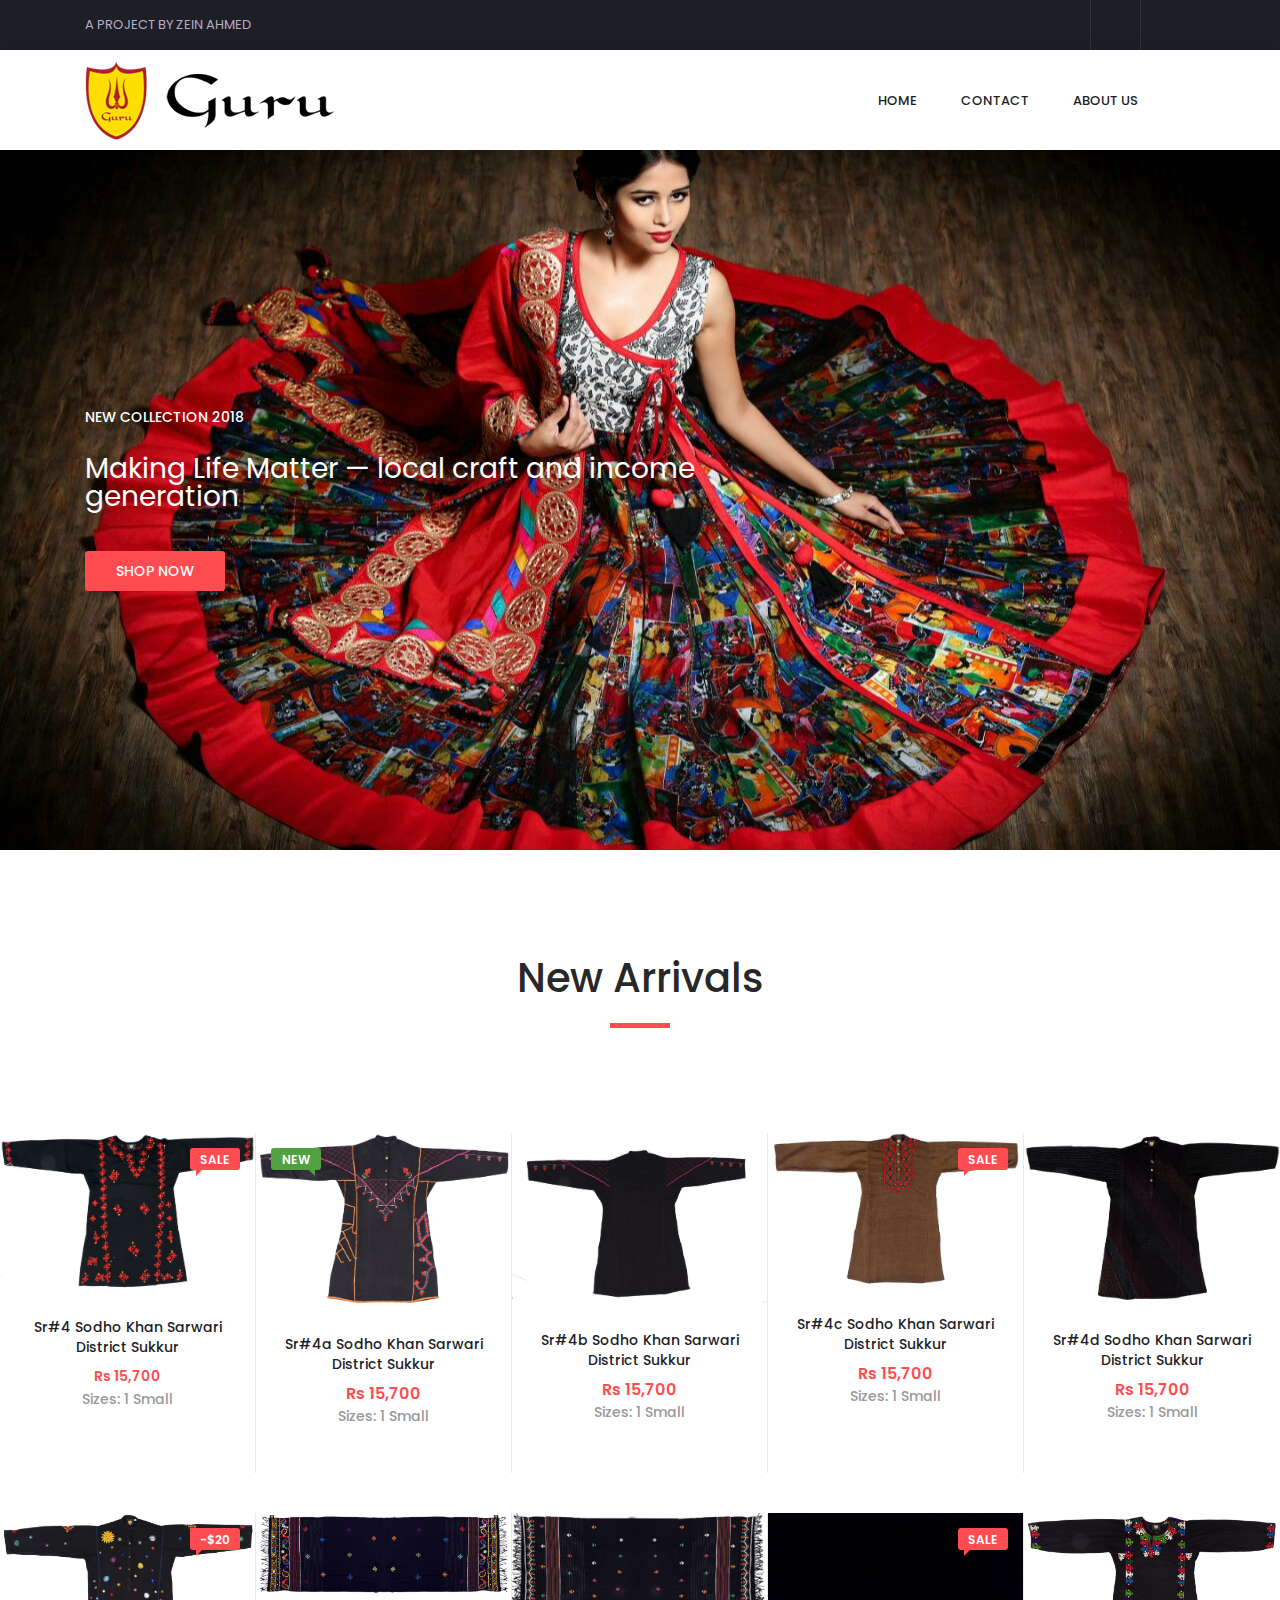
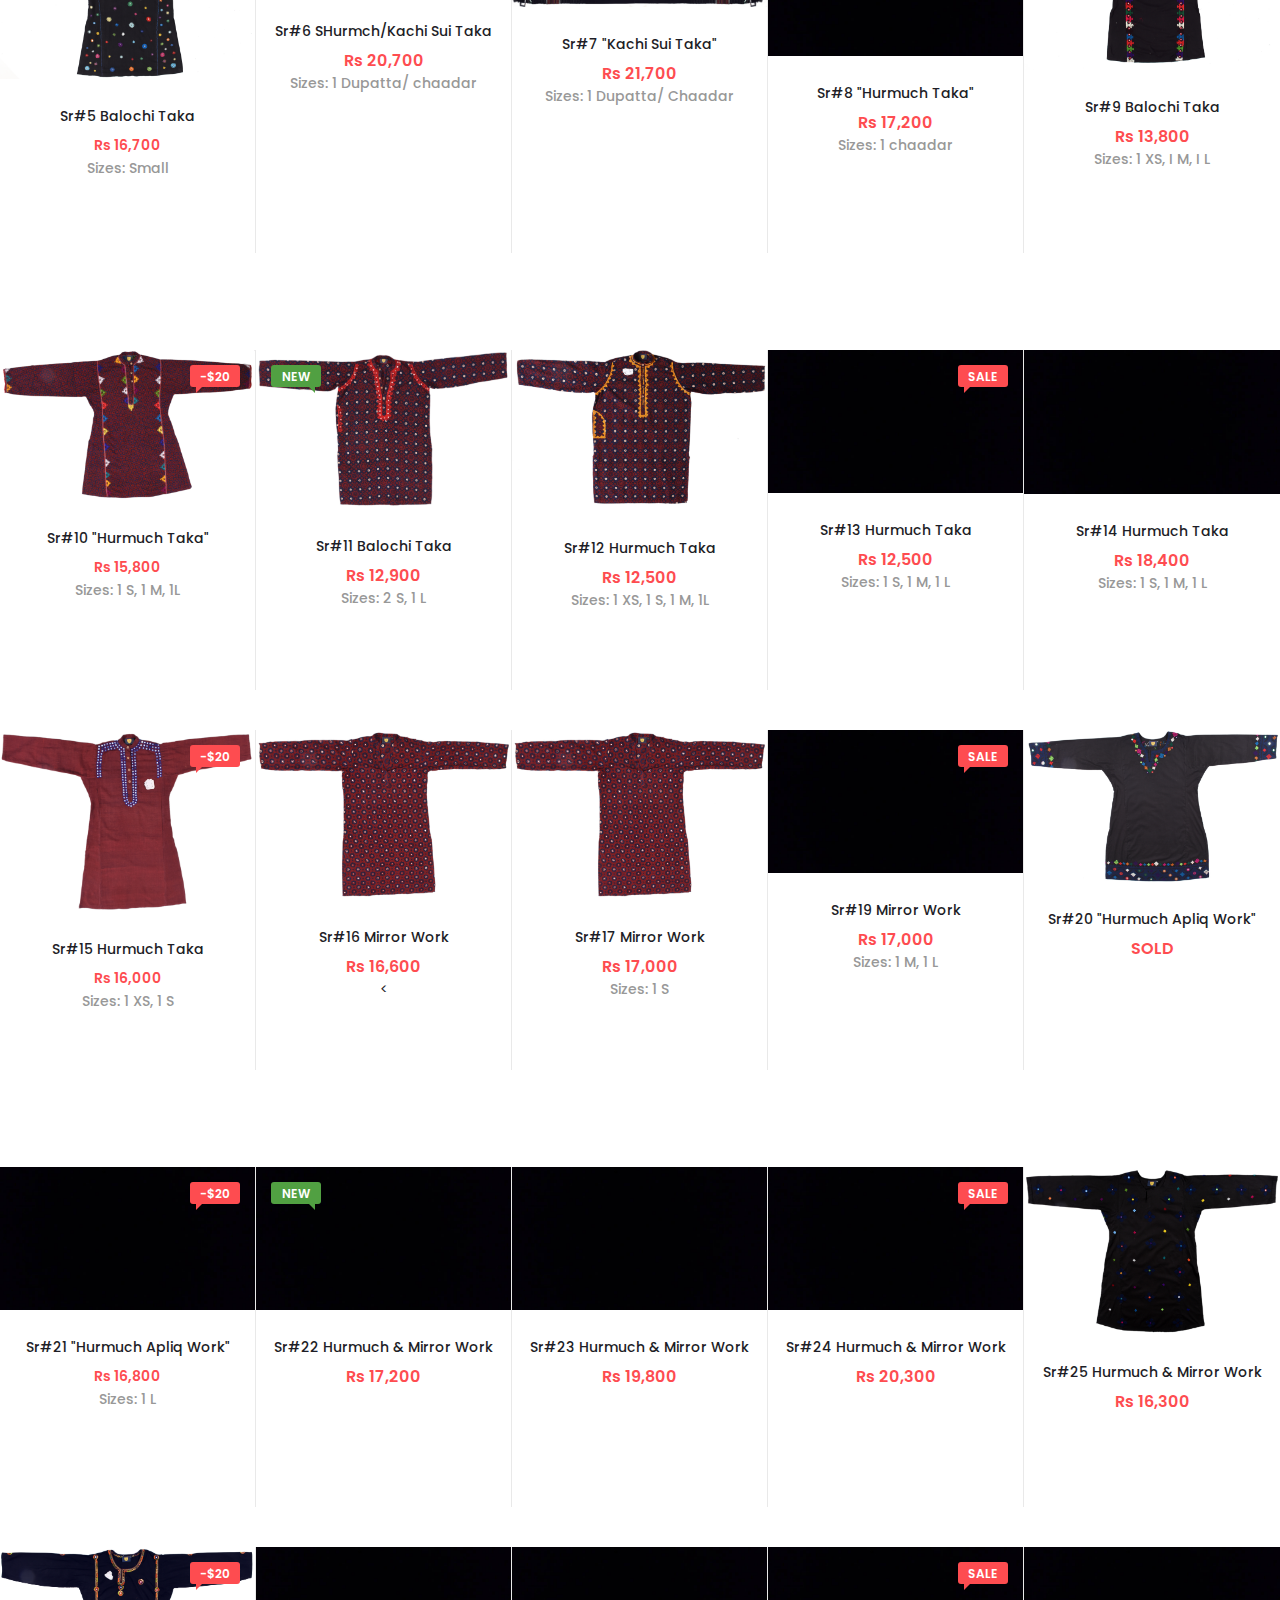
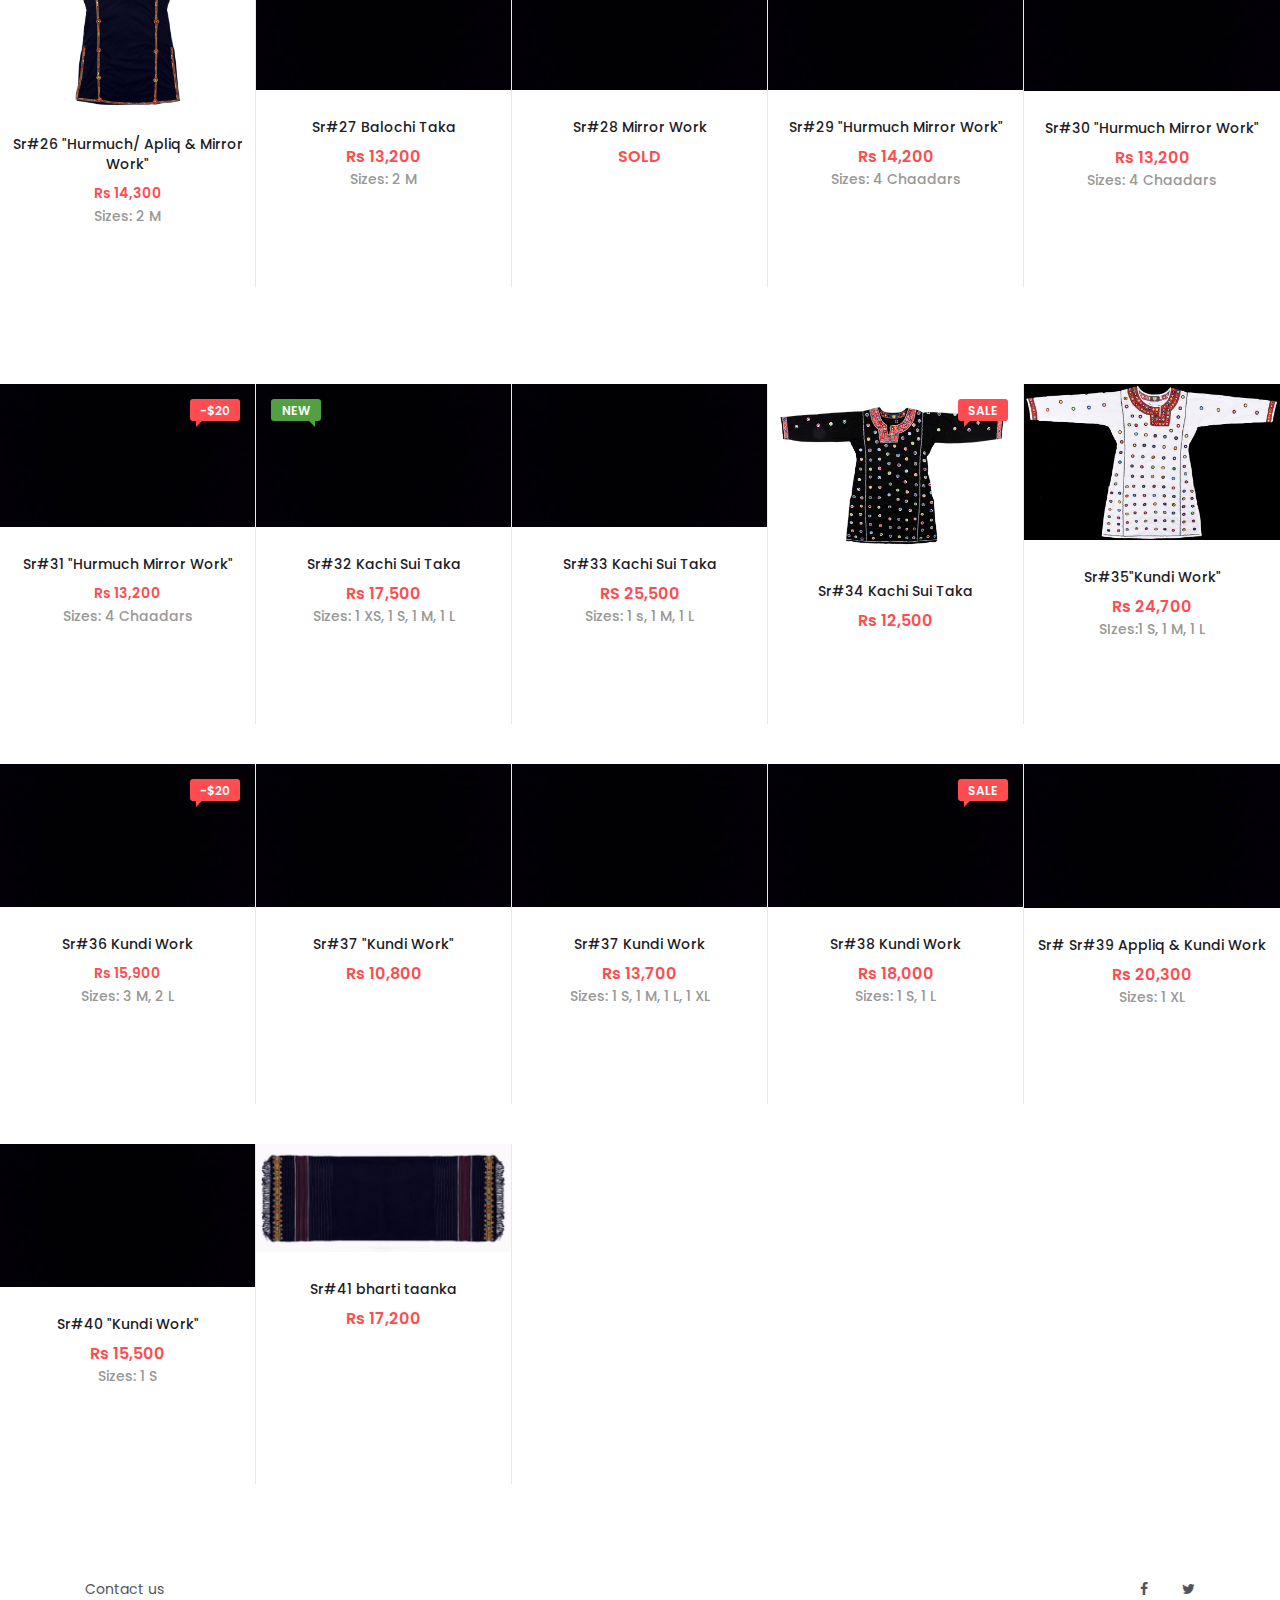
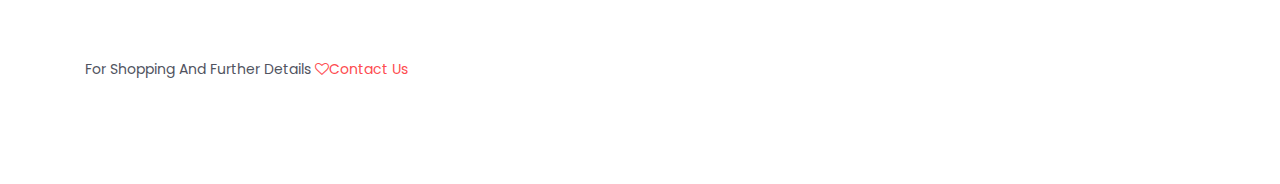
<file: index.html>
<!DOCTYPE html>
<html lang="en">
<head>
<title>Guru</title>
<meta charset="utf-8">
<meta http-equiv="X-UA-Compatible" content="IE=edge">
<meta name="description" content="Colo Shop Template">
<meta name="viewport" content="width=device-width, initial-scale=1">
<link rel="stylesheet" type="text/css" href="styles/bootstrap4/bootstrap.min.css">
<link href="plugins/font-awesome-4.7.0/css/font-awesome.min.css" rel="stylesheet" type="text/css">
<link rel="stylesheet" type="text/css" href="plugins/OwlCarousel2-2.2.1/owl.carousel.css">
<link rel="stylesheet" type="text/css" href="plugins/OwlCarousel2-2.2.1/owl.theme.default.css">
<link rel="stylesheet" type="text/css" href="plugins/OwlCarousel2-2.2.1/animate.css">
<link rel="stylesheet" type="text/css" href="styles/main_styles.css">
<link rel="stylesheet" type="text/css" href="styles/responsive.css">
</head>

<body>

<div class="super_container">

	<!-- Header -->

	<header class="header trans_300">

		<!-- Top Navigation -->

		<div class="top_nav">
			<div class="container">
				<div class="row">

					<div class="col-md-6">
						<div class="top_nav_left">A Project by Zein Ahmed
</div>
					</div>
					<div class="col-md-6 text-right">
						<div class="top_nav_right">
							<ul class="top_nav_menu">

								<!-- Currency / Language / My Account -->

								<li class="currency">
									<a href="#">
										</i>
									</a>
									
								<li class="language">
									<a href="#">
									
										
									</a>
									<ul class="language_selection">
										
									</ul>
								</li>
								<li class="account">
									<a href="#">
										
										
									</a>
									<ul class="account_selection">
										
									</ul>
								</li>
							</ul>
						</div>
					</div>
				</div>
			</div>
		</div>

		<!-- Main Navigation -->

		<div class="main_nav_container">
			<div class="container">
				<div class="row">
					<div class="col-lg-12 text-right">
						<div class="logo_container">
							<a href="#"><img src="images/logo.png"></a>
						</div>
						<nav class="navbar">
							<ul class="navbar_menu">
								<li><a href="#">home</a></li>
								
								
						
								<li><a href="contact.html">contact</a></li>
								<li><a href="about.html">About Us</a></li>
							</ul>
							<ul class="navbar_user">
								
									</a>
								</li>
							</ul>
							<div class="hamburger_container">
								<i class="fa fa-bars" aria-hidden="true"></i>
							</div>
						</nav>
					</div>
				</div>
			</div>
		</div>

	</header>

	<div class="fs_menu_overlay"></div>
	<div class="hamburger_menu">
		<div class="hamburger_close"><i class="fa fa-times" aria-hidden="true"></i></div>
		<div class="hamburger_menu_content text-right">
			<ul class="menu_top_nav">
				<li class="menu_item has-children">
					
					<ul class="menu_selection">
					
					</ul>
				</li>
				<li class="menu_item has-children">
					
					<ul class="menu_selection">
					
					</ul>
				</li>
				<li class="menu_item has-children">
					
					<ul class="menu_selection">
						
					</ul>
				</li>
				<li class="menu_item"><a href="#">home</a></li>
			
				
				<li class="menu_item"><a href="contact.html">contact</a></li>
				<li class="menu_item"><a href="about.html">About Us</a></li>
			</ul>
		</div>
	</div>

	<!-- Slider -->

	<div class="main_slider" style="background-image:url(images/background.jpg)">
		<div class="container fill_height">
			<div class="row align-items-center fill_height">
				<div class="col">
					<div class="main_slider_content">
						<h6>New Collection 2018</h6>
						<h3>Making Life Matter — local craft and income generation</h3>
						<div class="red_button shop_now_button"><a href="#jump">shop now</a></div>
					</div>
				</div>
			</div>
		</div>
	</div>

	<!-- Banner -->

	<div class="banner">
	
						</div>
					</div>
				</div>
			</div>
		</div>
	</div>

	<!-- New Arrivals -->

	<div class="new_arrivals">
		<div class="container">
			<div class="row">
				<div class="col text-center">
					<div class="section_title new_arrivals_title">
						<h2 id="jump">New Arrivals</h2>
					</div>
				</div>
			</div>
		</div>
	</div>
			<div class="row align-items-center">
				<div class="col text-center">
					<div class="new_arrivals_sorting">
						
					</div>
				
				</div>
			</div>
			<div class="row">
				<div class="col">
					<div class="product-grid" data-isotope='{ "itemSelector": ".product-item", "layoutMode": "fitRows" }'>

						<!-- Product 1 -->

						<div class="product-item men">
							<div class="product discount product_filter">
								<div class="product_image">
									<img src="images/4a/-000.jpg" alt="">
								</div>
								<div class="favorite favorite_left"></div>
								<div class="product_bubble product_bubble_right product_bubble_red d-flex flex-column align-items-center"><span>sale</span></div>
								<div class="product_info">
									<h6 class="product_name"><a href="">Sr#4 Sodho Khan Sarwari District Sukkur</a></h6>
									<div class="product_price">Rs 15,700</div>
									<p>Sizes: 1 Small</p>
								</div>
							</div>
							<div class="red_button add_to_cart_button"><a href="contact.html">Shop Now</a></div>
						</div>

						<!-- Product 2 -->

						<div class="product-item women">
							<div class="product product_filter">
								<div class="product_image">
									<img src="images/4a/-001.jpg" alt="">
								</div>
								<div class="favorite"></div>
								<div class="product_bubble product_bubble_left product_bubble_green d-flex flex-column align-items-center"><span>new</span></div>
								<div class="product_info">
								<h6 class="product_name"><a href="">Sr#4a Sodho Khan Sarwari District Sukkur</a></h6>
									<div class="product_price">Rs 15,700</div>
									<p>Sizes: 1 Small</p>
								</div>
							</div>
							<div class="red_button add_to_cart_button"><a href="contact.html">Shop Now</a></div>
						</div>

						<!-- Product 3 -->

						<div class="product-item women">
							<div class="product product_filter">
								<div class="product_image">
									<img src="images/4a/-002.jpg" alt="">
								</div>
								<div class="favorite"></div>
								<div class="product_info">
									<h6 class="product_name"><a href="">Sr#4b Sodho Khan Sarwari District Sukkur</a></h6>
									<div class="product_price">Rs 15,700</div>
									<p>Sizes: 1 Small</p>
								</div>
							</div>
							<div class="red_button add_to_cart_button"><a href="contact.html">Shop Now</a></div>
						</div>

						<!-- Product 4 -->

						<div class="product-item accessories">
							<div class="product product_filter">
								<div class="product_image">
									<img src="images/4a/-003.jpg" alt="">
								</div>
								<div class="product_bubble product_bubble_right product_bubble_red d-flex flex-column align-items-center"><span>sale</span></div>
								<div class="favorite favorite_left"></div>
								<div class="product_info">
									<h6 class="product_name"><a href="">Sr#4c Sodho Khan Sarwari District Sukkur</a></h6>
									<div class="product_price">Rs 15,700</div>
									<p>Sizes: 1 Small</p>
								</div>
							</div>
							<div class="red_button add_to_cart_button"><a href="contact.html">Shop Now</a></div>
						</div>

						<!-- Product 5 -->

						<div class="product-item women men">
							<div class="product product_filter">
								<div class="product_image">
									<img src="images/4a/-004.jpg" alt="">
								</div>
								<div class="favorite"></div>
								<div class="product_info">
									<h6 class="product_name"><a href="">Sr#4d Sodho Khan Sarwari District Sukkur</a></h6>
									<div class="product_price">Rs 15,700</div>
									<p>Sizes: 1 Small</p>
								</div>
							</div>
							<div class="red_button add_to_cart_button"><a href="contact.html">Shop Now</a></div>
						</div>

						<!-- Product 6 -->

						<div class="product-item accessories">
							<div class="product discount product_filter">
								<div class="product_image">
									<img src="images/5a/-000.jpg" alt="">
								</div>
								<div class="favorite favorite_left"></div>
								<div class="product_bubble product_bubble_right product_bubble_red d-flex flex-column align-items-center"><span>-$20</span></div>
								<div class="product_info">
									<h6 class="product_name"><a href="#">Sr#5 Balochi Taka</a></h6>
									<div class="product_price">Rs 16,700</div>
									<p>Sizes: Small</p>
								</div>
							</div>
							<div class="red_button add_to_cart_button"><a href="contact.html">Shop Now</a></div>
						</div>

						<!-- Product 7 -->

						<div class="product-item women">
							<div class="product product_filter">
								<div class="product_image">
									<img src="images/6/-000.jpg" alt="">
								</div>
								<div class="favorite"></div>
								<div class="product_info">
									<h6 class="product_name"><a href="">Sr#6 SHurmch/Kachi Sui Taka</a></h6>
									<div class="product_price">Rs 20,700</div>
									<p>Sizes: 1 Dupatta/ chaadar</p>
								</div>
							</div>
							<div class="red_button add_to_cart_button"><a href="contact.html">Shop Now</a></div>
						</div>

						<!-- Product 8 -->

						<div class="product-item accessories">
							<div class="product product_filter">
								<div class="product_image">
									<img src="images/8/-000.jpg" alt="">
								</div>
								<div class="favorite"></div>
								<div class="product_info">
									<h6 class="product_name"><a href="">Sr#7 "Kachi Sui
Taka"</a></h6>
									<div class="product_price">Rs 21,700</div>
									<p>Sizes: 1 Dupatta/ Chaadar</p>
								</div>
							</div>
							<div class="red_button add_to_cart_button"><a href="contact.html">Shop Now</a></div>
						</div>

						<!-- Product 9 -->

						<div class="product-item men">
							<div class="product product_filter">
								<div class="product_image">
									<img src="images/black.jpg" alt="">
								</div>
								<div class="product_bubble product_bubble_right product_bubble_red d-flex flex-column align-items-center"><span>sale</span></div>
								<div class="favorite favorite_left"></div>
								<div class="product_info">
									<h6 class="product_name"><a href="">Sr#8 "Hurmuch
Taka"</a></h6>
									<div class="product_price">Rs 17,200</div>
									<p>Sizes: 1 chaadar</p>
								</div>
							</div>
							<div class="red_button add_to_cart_button"><a href="contact.html">Shop Now</a></div>
						</div>

						<!-- Product 10 -->

						<div class="product-item men">
							<div class="product product_filter">
								<div class="product_image">
									<img src="images/10/-000.jpg" alt="">
								</div>
								<div class="favorite"></div>
								<div class="product_info">
									<h6 class="product_name"><a href="">Sr#9 Balochi Taka</a></h6>
									<div class="product_price">Rs 13,800</div>
									<p>Sizes: 1 XS, I M, I L</p>
								</div>
							</div>
							<div class="red_button add_to_cart_button"><a href="contact.html">Shop Now</a></div>
						</div>
					</div>
				</div>
			</div>
		</div>
	</div>

	
				</div>
			</div>
		</div>
		<div class="row">
				
				</div>
			</div>
			<div class="row">
				<div class="col">
					<div class="product-grid" data-isotope='{ "itemSelector": ".product-item", "layoutMode": "fitRows" }'>

						<!-- Product 1 -->

						<div class="product-item men">
							<div class="product discount product_filter">
								<div class="product_image">
									<img src="images/11/-000.jpg" alt="">
								</div>
								<div class="favorite favorite_left"></div>
								<div class="product_bubble product_bubble_right product_bubble_red d-flex flex-column align-items-center"><span>-$20</span></div>
								<div class="product_info">
									<h6 class="product_name"><a href="">Sr#10 "Hurmuch
Taka"</a></h6>
									<div class="product_price">Rs 15,800</div>
									<p>	Sizes: 1 S, 1 M, 1L</p>
								</div>
							</div>
							<div class="red_button add_to_cart_button"><a href="contact.html">Shop Now</a></div>
						</div>

						<!-- Product 2 -->

						<div class="product-item women">
							<div class="product product_filter">
								<div class="product_image">
									<img src="images/12/-000.jpg" alt="">
								</div>
								<div class="favorite"></div>
								<div class="product_bubble product_bubble_left product_bubble_green d-flex flex-column align-items-center"><span>new</span></div>
								<div class="product_info">
									<h6 class="product_name"><a href="">Sr#11 Balochi Taka</a></h6>
									<div class="product_price">Rs 12,900</div>
									<p>	Sizes: 2 S, 1 L</p>
								</div>
							</div>
							<div class="red_button add_to_cart_button"><a href="contact.html">Shop Now</a></div>
						</div>

						<!-- Product 3 -->

						<div class="product-item women">
							<div class="product product_filter">
								<div class="product_image">
									<img src="images/13/-000.jpg" alt="">
								</div>
								<div class="favorite"></div>
								<div class="product_info">
									<h6 class="product_name"><a href="">Sr#12 Hurmuch Taka</a></h6>
									<div class="product_price">Rs 12,500</div>
									<p>Sizes: 1 XS, 1 S, 1 M, 1L</p>
								</div>
							</div>
							<div class="red_button add_to_cart_button"><a href="contact.html">Shop Now</a></div>
						</div>

						<!-- Product 4 -->

						<div class="product-item accessories">
							<div class="product product_filter">
								<div class="product_image">
									<img src="images/black.jpg" alt="">
								</div>
								<div class="product_bubble product_bubble_right product_bubble_red d-flex flex-column align-items-center"><span>sale</span></div>
								<div class="favorite favorite_left"></div>
								<div class="product_info">
									<h6 class="product_name"><a href="">Sr#13 Hurmuch Taka</a></h6>
									<div class="product_price">Rs 12,500</div>
									<p>Sizes: 1 S, 1 M, 1 L</p>
								</div>
							</div>
							<div class="red_button add_to_cart_button"><a href="contact.html">Shop Now</a></div>
						</div>

						<!-- Product 5 -->

						<div class="product-item women men">
							<div class="product product_filter">
								<div class="product_image">
									<img src="images/black.jpg" alt="">
								</div>
								<div class="favorite"></div>
								<div class="product_info">
									<h6 class="product_name"><a href="">Sr#14 Hurmuch Taka</a></h6>
									<div class="product_price">Rs 18,400</div>
									<p>Sizes: 1 S, 1 M, 1 L</p>
								</div>
							</div>
							<div class="red_button add_to_cart_button"><a href="contact.html">Shop Now</a></div>
						</div>

						<!-- Product 6 -->

						<div class="product-item accessories">
							<div class="product discount product_filter">
								<div class="product_image">
									<img src="images/16/-000.jpg" alt="">
								</div>
								<div class="favorite favorite_left"></div>
								<div class="product_bubble product_bubble_right product_bubble_red d-flex flex-column align-items-center"><span>-$20</span></div>
								<div class="product_info">
									<h6 class="product_name"><a href="#">Sr#15 Hurmuch Taka</a></h6>
									<div class="product_price">Rs 16,000</div>
									<p>Sizes: 1 XS, 1 S</p>
								</div>
							</div>
							<div class="red_button add_to_cart_button"><a href="contact.html">Shop Now</a></div>
						</div>

						<!-- Product 7 -->

						<div class="product-item women">
							<div class="product product_filter">
								<div class="product_image">
									<img src="images/1718/-000.jpg" alt="">
								</div>
								<div class="favorite"></div>
								<div class="product_info">
									<h6 class="product_name"><a href="">Sr#16 Mirror Work</a></h6>
									<div class="product_price">Rs 16,600</div>
									<
								</div>
							</div>
							<div class="red_button add_to_cart_button"><a href="contact.html">Shop Now</a></div>
						</div>

						<!-- Product 8 -->

						<div class="product-item accessories">
							<div class="product product_filter">
								<div class="product_image">
									<img src="images/1718/-000.jpg" alt="">
								</div>
								<div class="favorite"></div>
								<div class="product_info">
									<h6 class="product_name"><a href="">Sr#17 Mirror Work</a></h6>
									<div class="product_price">Rs 17,000</div>
									<p>Sizes: 1 S </p>
								</div>
							</div>
							<div class="red_button add_to_cart_button"><a href="contact.html">Shop Now</a></div>
						</div>

						<!-- Product 9 -->

						<div class="product-item men">
							<div class="product product_filter">
								<div class="product_image">
									<img src="images/black.jpg" alt="">
								</div>
								<div class="product_bubble product_bubble_right product_bubble_red d-flex flex-column align-items-center"><span>sale</span></div>
								<div class="favorite favorite_left"></div>
								<div class="product_info">
									<h6 class="product_name"><a href="">Sr#19 Mirror Work</a></h6>
									<div class="product_price">Rs 17,000</div>
									<p>Sizes: 1 M, 1 L</p>
								</div>
							</div>
							<div class="red_button add_to_cart_button"><a href="contact.html">Shop Now</a></div>
						</div>

						<!-- Product 10 -->

						<div class="product-item men">
							<div class="product product_filter">
								<div class="product_image">
									<img src="images/20/-000.jpg" alt="">
								</div>
								<div class="favorite"></div>
								<div class="product_info">
									<h6 class="product_name"><a href="">Sr#20 "Hurmuch
Apliq Work"</a></h6>
									<div class="product_price">SOLD</div>
								</div>
							</div>
							<div class="red_button add_to_cart_button"><a href="contact.html">Shop Now</a></div>
						</div>
					</div>
				</div>
			</div>
		</div>
	</div>

	
				</div>
			</div>
		</div>
		<div class="row">
				
				</div>
			</div>
			<div class="row">
				<div class="col">
					<div class="product-grid" data-isotope='{ "itemSelector": ".product-item", "layoutMode": "fitRows" }'>

						<!-- Product 1 -->

						<div class="product-item men">
							<div class="product discount product_filter">
								<div class="product_image">
									<img src="images/black.jpg" alt="">
								</div>
								<div class="favorite favorite_left"></div>
								<div class="product_bubble product_bubble_right product_bubble_red d-flex flex-column align-items-center"><span>-$20</span></div>
								<div class="product_info">
									<h6 class="product_name"><a href="">Sr#21 "Hurmuch
Apliq Work"</a></h6>
									<div class="product_price">Rs 16,800</div>
									<p>Sizes: 1 L</p>
								</div>
							</div>
							<div class="red_button add_to_cart_button"><a href="contact.html">Shop Now</a></div>
						</div>

						<!-- Product 2 -->

						<div class="product-item women">
							<div class="product product_filter">
								<div class="product_image">
									<img src="images/black.jpg" alt="">
								</div>
								<div class="favorite"></div>
								<div class="product_bubble product_bubble_left product_bubble_green d-flex flex-column align-items-center"><span>new</span></div>
								<div class="product_info">
									<h6 class="product_name"><a href="">Sr#22 Hurmuch & Mirror Work</a></h6>
									<div class="product_price">Rs 17,200</div>
								</div>
							</div>
							<div class="red_button add_to_cart_button"><a href="contact.html">Shop Now</a></div>
						</div>

						<!-- Product 3 -->

						<div class="product-item women">
							<div class="product product_filter">
								<div class="product_image">
									<img src="images/black.jpg" alt="">
								</div>
								<div class="favorite"></div>
								<div class="product_info">
									<h6 class="product_name"><a href="">Sr#23 Hurmuch & Mirror Work</a></h6>
									<div class="product_price">Rs 19,800</div>
								</div>
							</div>
							<div class="red_button add_to_cart_button"><a href="contact.html">Shop Now</a></div>
						</div>

						<!-- Product 4 -->

						<div class="product-item accessories">
							<div class="product product_filter">
								<div class="product_image">
									<img src="images/black.jpg" alt="">
								</div>
								<div class="product_bubble product_bubble_right product_bubble_red d-flex flex-column align-items-center"><span>sale</span></div>
								<div class="favorite favorite_left"></div>
								<div class="product_info">
									<h6 class="product_name"><a href="">Sr#24 Hurmuch & Mirror Work</a></h6>
									<div class="product_price">Rs 20,300</div>
								</div>
							</div>
							<div class="red_button add_to_cart_button"><a href="contact.html">Shop Now</a></div>
						</div>

						<!-- Product 5 -->

						<div class="product-item women men">
							<div class="product product_filter">
								<div class="product_image">
									<img src="images/25/-000.jpg" alt="">
								</div>
								<div class="favorite"></div>
								<div class="product_info">
									<h6 class="product_name"><a href="">Sr#25 Hurmuch & Mirror Work</a></h6>
									<div class="product_price">Rs 16,300</div>
								</div>
							</div>
							<div class="red_button add_to_cart_button"><a href="contact.html">Shop Now</a></div>
						</div>

						<!-- Product 6 -->

						<div class="product-item accessories">
							<div class="product discount product_filter">
								<div class="product_image">
									<img src="images/26/-000.jpg" alt="">
								</div>
								<div class="favorite favorite_left"></div>
								<div class="product_bubble product_bubble_right product_bubble_red d-flex flex-column align-items-center"><span>-$20</span></div>
								<div class="product_info">
									<h6 class="product_name"><a href="#">Sr#26 "Hurmuch/
Apliq  & Mirror Work"</a></h6>
									<div class="product_price">Rs 14,300</div>
									<p>Sizes: 2 M</p>
								</div>
							</div>
							<div class="red_button add_to_cart_button"><a href="contact.html">Shop Now</a></div>
						</div>

						<!-- Product 7 -->

						<div class="product-item women">
							<div class="product product_filter">
								<div class="product_image">
									<img src="images/black.jpg" alt="">
								</div>
								<div class="favorite"></div>
								<div class="product_info">
									<h6 class="product_name"><a href="">Sr#27 Balochi Taka</a></h6>
									<div class="product_price">Rs 13,200</div>
									<p>Sizes: 2 M</p>
								</div>
							</div>
							<div class="red_button add_to_cart_button"><a href="contact.html">Shop Now</a></div>
						</div>

						<!-- Product 8 -->

						<div class="product-item accessories">
							<div class="product product_filter">
								<div class="product_image">
									<img src="images/black.jpg" alt="">
								</div>
								<div class="favorite"></div>
								<div class="product_info">
									<h6 class="product_name"><a href="">Sr#28 Mirror Work</a></h6>
									<div class="product_price"> SOLD</div>
								</div>
							</div>
							<div class="red_button add_to_cart_button"><a href="contact.html">Shop Now</a></div>
						</div>

						<!-- Product 9 -->

						<div class="product-item men">
							<div class="product product_filter">
								<div class="product_image">
									<img src="images/black.jpg" alt="">
								</div>
								<div class="product_bubble product_bubble_right product_bubble_red d-flex flex-column align-items-center"><span>sale</span></div>
								<div class="favorite favorite_left"></div>
								<div class="product_info">
									<h6 class="product_name"><a href="">Sr#29 "Hurmuch
Mirror Work"</a></h6>
									<div class="product_price">Rs 14,200</div>
									<p>Sizes: 4 Chaadars</p>
								</div>
							</div>
							<div class="red_button add_to_cart_button"><a href="contact.html">Shop Now</a></div>
						</div>

						<!-- Product 10 -->

						<div class="product-item men">
							<div class="product product_filter">
								<div class="product_image">
									<img src="images/black.jpg" alt="">
								</div>
								<div class="favorite"></div>
								<div class="product_info">
									<h6 class="product_name"><a href="">Sr#30 "Hurmuch
Mirror Work"</a></h6>
									<div class="product_price">Rs 13,200</div>
									<p>Sizes: 4 Chaadars</p>
								</div>
							</div>
							<div class="red_button add_to_cart_button"><a href="contact.html">Shop Now</a></div>
						</div>
					</div>
				</div>
			</div>
		</div>
	</div>

	
				</div>
			</div>
		</div>
		<div class="row">
				
			</div>
			<div class="row align-items-center">
			
			</div>
			<div class="row">
				<div class="col">
					<div class="product-grid" data-isotope='{ "itemSelector": ".product-item", "layoutMode": "fitRows" }'>

						<!-- Product 1 -->

						<div class="product-item men">
							<div class="product discount product_filter">
								<div class="product_image">
									<img src="images/black.jpg" alt="">
								</div>
								<div class="favorite favorite_left"></div>
								<div class="product_bubble product_bubble_right product_bubble_red d-flex flex-column align-items-center"><span>-$20</span></div>
								<div class="product_info">
									<h6 class="product_name"><a href="">Sr#31 "Hurmuch
Mirror Work"</a></h6>
									<div class="product_price">Rs 13,200</div>
									<p>Sizes: 4 Chaadars</p>
								</div>
							</div>
							<div class="red_button add_to_cart_button"><a href="contact.html">Shop Now</a></div>
						</div>

						<!-- Product 2 -->

						<div class="product-item women">
							<div class="product product_filter">
								<div class="product_image">
									<img src="images/black.jpg" alt="">
								</div>
								<div class="favorite"></div>
								<div class="product_bubble product_bubble_left product_bubble_green d-flex flex-column align-items-center"><span>new</span></div>
								<div class="product_info">
									<h6 class="product_name"><a href="">Sr#32 Kachi Sui Taka</a></h6>
									<div class="product_price">Rs 17,500</div>
									<p>Sizes: 1 XS, 1 S, 1 M, 1 L</p>
								</div>
							</div>
							<div class="red_button add_to_cart_button"><a href="contact.html">Shop Now</a></div>
						</div>

						<!-- Product 3 -->

						<div class="product-item women">
							<div class="product product_filter">
								<div class="product_image">
									<img src="images/black.jpg" alt="">
								</div>
								<div class="favorite"></div>
								<div class="product_info">
									<h6 class="product_name"><a href="">Sr#33 Kachi Sui Taka</a></h6>
									<div class="product_price">RS 25,500</div>
									<p>Sizes: 1 s, 1 M, 1 L</p>
								</div>
							</div>
							<div class="red_button add_to_cart_button"><a href="contact.html">Shop Now</a></div>
						</div>

						<!-- Product 4 -->

						<div class="product-item accessories">
							<div class="product product_filter">
								<div class="product_image">
									<img src="images/34/-000.jpg" alt="">
								</div>
								<div class="product_bubble product_bubble_right product_bubble_red d-flex flex-column align-items-center"><span>sale</span></div>
								<div class="favorite favorite_left"></div>
								<div class="product_info">
									<h6 class="product_name"><a href="">Sr#34 Kachi Sui Taka</a></h6>
									<div class="product_price">Rs 12,500</div>
								</div>
							</div>
							<div class="red_button add_to_cart_button"><a href="contact.html">Shop Now</a></div>
						</div>

						<!-- Product 5 -->

						<div class="product-item women men">
							<div class="product product_filter">
								<div class="product_image">
									<img src="images/34b/-000.jpg" alt="">
								</div>
								<div class="favorite"></div>
								<div class="product_info">
									<h6 class="product_name"><a href="">Sr#35"Kundi 
Work"</a></h6>
									<div class="product_price">Rs 24,700</div>
									<p>SIzes:1 S, 1 M, 1 L</p>
								</div>
							</div>
							<div class="red_button add_to_cart_button"><a href="contact.html">Shop Now</a></div>
						</div>

						<!-- Product 6 -->

						<div class="product-item accessories">
							<div class="product discount product_filter">
								<div class="product_image">
									<img src="images/black.jpg" alt="">
								</div>
								<div class="favorite favorite_left"></div>
								<div class="product_bubble product_bubble_right product_bubble_red d-flex flex-column align-items-center"><span>-$20</span></div>
								<div class="product_info">
									<h6 class="product_name"><a href="#">Sr#36 Kundi 
Work</a></h6>
									<div class="product_price">Rs 15,900</div>
									<p>Sizes: 3 M, 2 L</p>
								</div>
							</div>
							<div class="red_button add_to_cart_button"><a href="contact.html">Shop Now</a></div>
						</div>

						<!-- Product 7 -->

						<div class="product-item women">
							<div class="product product_filter">
								<div class="product_image">
									<img src="images/black.jpg" alt="">
								</div>
								<div class="favorite"></div>
								<div class="product_info">
									<h6 class="product_name"><a href="">Sr#37 "Kundi 
Work"</a></h6>
									<div class="product_price">Rs 10,800</div>
								</div>
							</div>
							<div class="red_button add_to_cart_button"><a href="contact.html">Shop Now</a></div>
						</div>

						<!-- Product 8 -->

						<div class="product-item accessories">
							<div class="product product_filter">
								<div class="product_image">
									<img src="images/black.jpg" alt="">
								</div>
								<div class="favorite"></div>
								<div class="product_info">
									<h6 class="product_name"><a href="">Sr#37 Kundi 
Work</a></h6>
									<div class="product_price">Rs 13,700</div>
									<p>Sizes: 1 S, 1 M, 1 L, 1 XL</p>
								</div>
							</div>
							<div class="red_button add_to_cart_button"><a href="contact.html">Shop Now</a></div>
						</div>

						<!-- Product 9 -->

						<div class="product-item men">
							<div class="product product_filter">
								<div class="product_image">
									<img src="images/black.jpg" alt="">
								</div>
								<div class="product_bubble product_bubble_right product_bubble_red d-flex flex-column align-items-center"><span>sale</span></div>
								<div class="favorite favorite_left"></div>
								<div class="product_info">
									<h6 class="product_name"><a href="">Sr#38 Kundi 
Work</a></h6>
									<div class="product_price">Rs 18,000</div>
									<p>Sizes: 1 S, 1 L</p>
								</div>
							</div>
							<div class="red_button add_to_cart_button"><a href="contact.html">Shop Now</a></div>
						</div>

						<!-- Product 10 -->

						<div class="product-item men">
							<div class="product product_filter">
								<div class="product_image">
									<img src="images/black.jpg" alt="">
								</div>
								<div class="favorite"></div>
								<div class="product_info">
									<h6 class="product_name"><a href="">Sr# Sr#39 Appliq & Kundi Work</a></h6>
									<div class="product_price">Rs 20,300</div>
									<p>Sizes: 1 XL</p>
								</div>
							</div>
							<div class="red_button add_to_cart_button"><a href="contact.html">Shop Now</a></div>
						</div>
							<div class="product-item men">
							<div class="product product_filter">
								<div class="product_image">
									<img src="images/black.jpg" alt="">
								</div>
								<div class="favorite"></div>
								<div class="product_info">
									<h6 class="product_name"><a href="">Sr#40 "Kundi 
Work"</a></h6>
									<div class="product_price">Rs 15,500</div>
									<p>Sizes: 1 S</p>
								</div>
							</div>
							<div class="red_button add_to_cart_button"><a href="contact.html">Shop Now</a></div>
						</div>
							<div class="product-item men">
							<div class="product product_filter">
								<div class="product_image">
									<img src="images/41/-000.jpg" alt="">
								</div>
								<div class="favorite"></div>
								<div class="product_info">
									<h6 class="product_name"><a href="">Sr#41 bharti taanka</a></h6>
									<div class="product_price">Rs 17,200</div>
								</div>
							</div>
							<div class="red_button add_to_cart_button"><a href="contact.html">Shop Now</a></div>
						</div>
					</div>
				</div>
			</div>
		</div>
	</div>

	
				</div>
			</div>
		</div>
	</div>

	<!-- Footer -->

	<footer class="footer">
		<div class="container">
			<div class="row">
				<div class="col-lg-6">
					<div class="footer_nav_container d-flex flex-sm-row flex-column align-items-center justify-content-lg-start justify-content-center text-center">
						<ul class="footer_nav">
										<li><a href="contact.html">Contact us</a></li>
						</ul>
					</div>
				</div>
				<div class="col-lg-6">
					<div class="footer_social d-flex flex-row align-items-center justify-content-lg-end justify-content-center">
						<ul>
							<li><a href="https://www.facebook.com/gurunewyork "><i class="fa fa-facebook" aria-hidden="true"></i></a></li>
							<li><a href="https://twitter.com/gurunewyork"><i class="fa fa-twitter" aria-hidden="true"></i></a></li>
					
						</ul>
					</div>
				</div>
			</div>
			<div class="row">
				<div class="col-lg-12">
					<div class="footer_nav_container">
						<div class="cr">For Shopping And Further Details <i class="fa fa-heart-o" aria-hidden="true"></i><a href="contact.html">Contact Us</a></div>
					</div>
				</div>
			</div>
		</div>
	</footer>

</div>

<script src="js/jquery-3.2.1.min.js"></script>
<script src="styles/bootstrap4/popper.js"></script>
<script src="styles/bootstrap4/bootstrap.min.js"></script>
<script src="plugins/Isotope/isotope.pkgd.min.js"></script>
<script src="plugins/OwlCarousel2-2.2.1/owl.carousel.js"></script>
<script src="plugins/easing/easing.js"></script>
<script src="js/custom.js"></script>
</body>

</html>
</file>
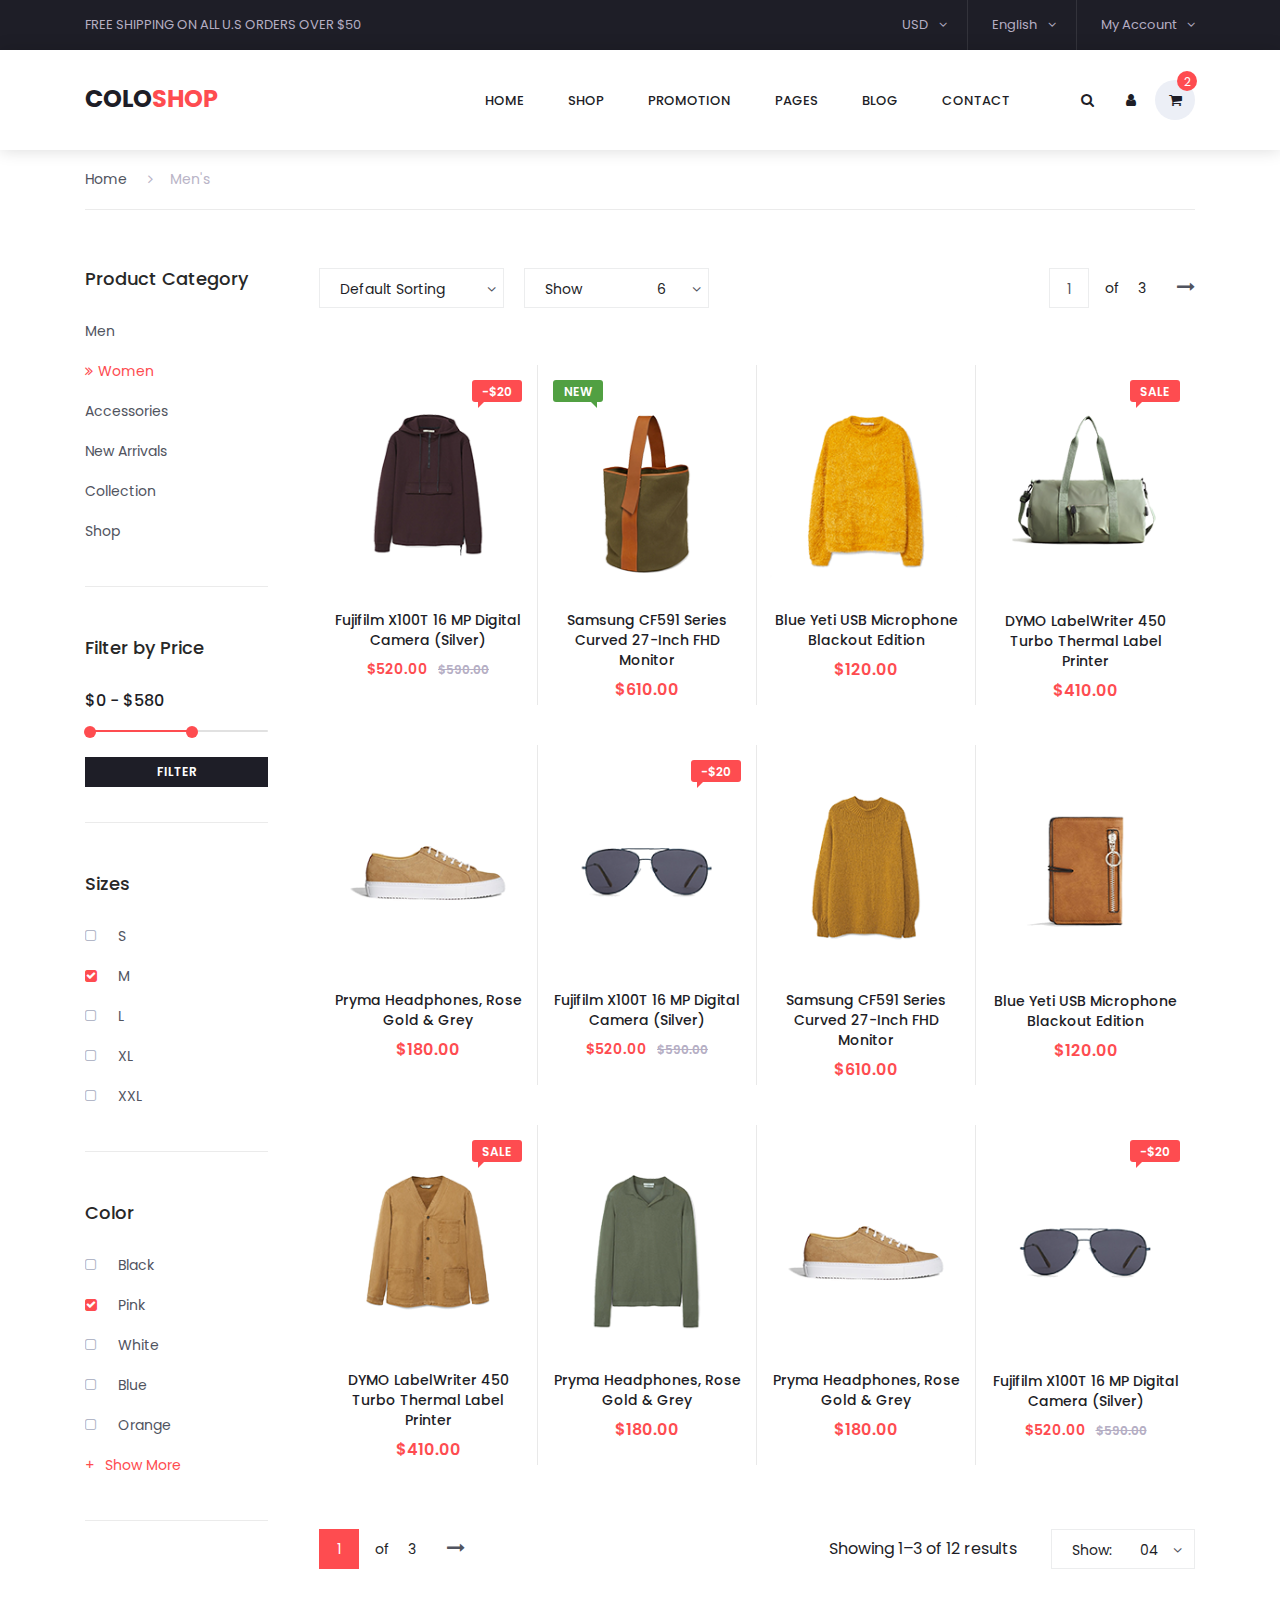
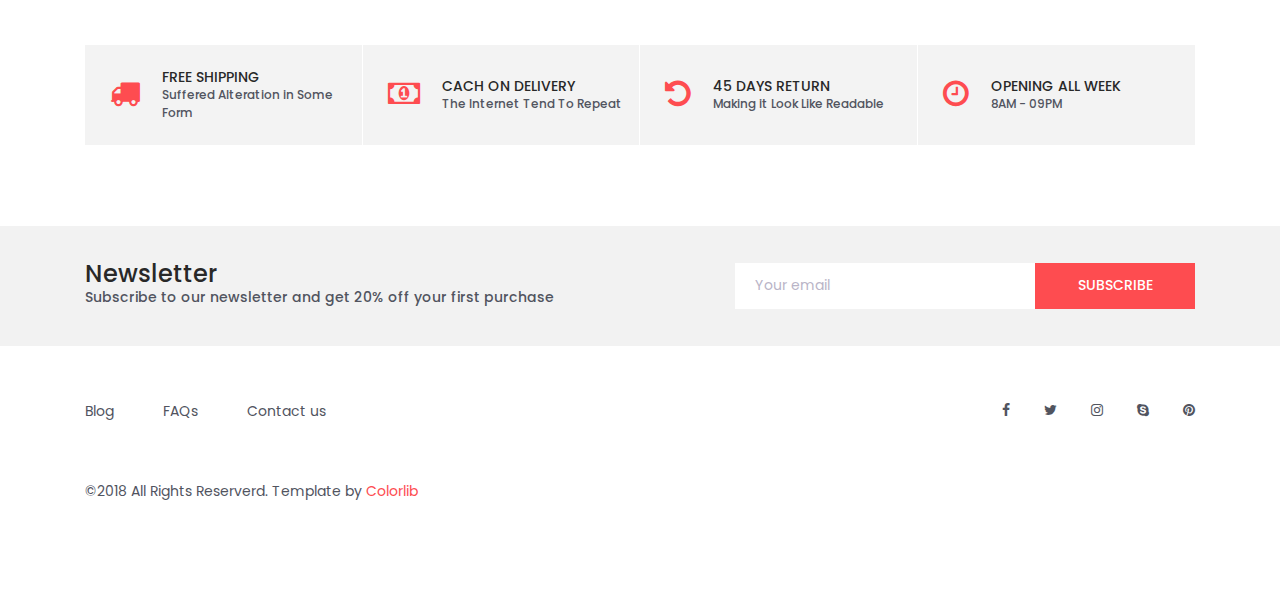
<file: categories.html>
<!DOCTYPE html>
<html lang="en">
<head>
<title>Colo Shop Categories</title>
<meta charset="utf-8">
<meta http-equiv="X-UA-Compatible" content="IE=edge">
<meta name="description" content="Colo Shop Template">
<meta name="viewport" content="width=device-width, initial-scale=1">
<link rel="stylesheet" type="text/css" href="styles/bootstrap4/bootstrap.min.css">
<link href="plugins/font-awesome-4.7.0/css/font-awesome.min.css" rel="stylesheet" type="text/css">
<link rel="stylesheet" type="text/css" href="plugins/OwlCarousel2-2.2.1/owl.carousel.css">
<link rel="stylesheet" type="text/css" href="plugins/OwlCarousel2-2.2.1/owl.theme.default.css">
<link rel="stylesheet" type="text/css" href="plugins/OwlCarousel2-2.2.1/animate.css">
<link rel="stylesheet" type="text/css" href="plugins/jquery-ui-1.12.1.custom/jquery-ui.css">
<link rel="stylesheet" type="text/css" href="styles/categories_styles.css">
<link rel="stylesheet" type="text/css" href="styles/categories_responsive.css">
</head>

<body>

<div class="super_container">

	<!-- Header -->

	<header class="header trans_300">

		<!-- Top Navigation -->

		<div class="top_nav">
			<div class="container">
				<div class="row">
					<div class="col-md-6">
						<div class="top_nav_left">free shipping on all u.s orders over $50</div>
					</div>
					<div class="col-md-6 text-right">
						<div class="top_nav_right">
							<ul class="top_nav_menu">

								<!-- Currency / Language / My Account -->

								<li class="currency">
									<a href="#">
										usd
										<i class="fa fa-angle-down"></i>
									</a>
									<ul class="currency_selection">
										<li><a href="#">cad</a></li>
										<li><a href="#">aud</a></li>
										<li><a href="#">eur</a></li>
										<li><a href="#">gbp</a></li>
									</ul>
								</li>
								<li class="language">
									<a href="#">
										English
										<i class="fa fa-angle-down"></i>
									</a>
									<ul class="language_selection">
										<li><a href="#">French</a></li>
										<li><a href="#">Italian</a></li>
										<li><a href="#">German</a></li>
										<li><a href="#">Spanish</a></li>
									</ul>
								</li>
								<li class="account">
									<a href="#">
										My Account
										<i class="fa fa-angle-down"></i>
									</a>
									<ul class="account_selection">
										<li><a href="#"><i class="fa fa-sign-in" aria-hidden="true"></i>Sign In</a></li>
										<li><a href="#"><i class="fa fa-user-plus" aria-hidden="true"></i>Register</a></li>
									</ul>
								</li>
							</ul>
						</div>
					</div>
				</div>
			</div>
		</div>

		<!-- Main Navigation -->

		<div class="main_nav_container">
			<div class="container">
				<div class="row">
					<div class="col-lg-12 text-right">
						<div class="logo_container">
							<a href="#">colo<span>shop</span></a>
						</div>
						<nav class="navbar">
							<ul class="navbar_menu">
								<li><a href="index.html">home</a></li>
								<li><a href="#">shop</a></li>
								<li><a href="#">promotion</a></li>
								<li><a href="#">pages</a></li>
								<li><a href="#">blog</a></li>
								<li><a href="contact.html">contact</a></li>
							</ul>
							<ul class="navbar_user">
								<li><a href="#"><i class="fa fa-search" aria-hidden="true"></i></a></li>
								<li><a href="#"><i class="fa fa-user" aria-hidden="true"></i></a></li>
								<li class="checkout">
									<a href="#">
										<i class="fa fa-shopping-cart" aria-hidden="true"></i>
										<span id="checkout_items" class="checkout_items">2</span>
									</a>
								</li>
							</ul>
							<div class="hamburger_container">
								<i class="fa fa-bars" aria-hidden="true"></i>
							</div>
						</nav>
					</div>
				</div>
			</div>
		</div>

	</header>

	<div class="fs_menu_overlay"></div>

	<!-- Hamburger Menu -->

	<div class="hamburger_menu">
		<div class="hamburger_close"><i class="fa fa-times" aria-hidden="true"></i></div>
		<div class="hamburger_menu_content text-right">
			<ul class="menu_top_nav">
				<li class="menu_item has-children">
					<a href="#">
						usd
						<i class="fa fa-angle-down"></i>
					</a>
					<ul class="menu_selection">
						<li><a href="#">cad</a></li>
						<li><a href="#">aud</a></li>
						<li><a href="#">eur</a></li>
						<li><a href="#">gbp</a></li>
					</ul>
				</li>
				<li class="menu_item has-children">
					<a href="#">
						English
						<i class="fa fa-angle-down"></i>
					</a>
					<ul class="menu_selection">
						<li><a href="#">French</a></li>
						<li><a href="#">Italian</a></li>
						<li><a href="#">German</a></li>
						<li><a href="#">Spanish</a></li>
					</ul>
				</li>
				<li class="menu_item has-children">
					<a href="#">
						My Account
						<i class="fa fa-angle-down"></i>
					</a>
					<ul class="menu_selection">
						<li><a href="#"><i class="fa fa-sign-in" aria-hidden="true"></i>Sign In</a></li>
						<li><a href="#"><i class="fa fa-user-plus" aria-hidden="true"></i>Register</a></li>
					</ul>
				</li>
				<li class="menu_item"><a href="#">home</a></li>
				<li class="menu_item"><a href="#">shop</a></li>
				<li class="menu_item"><a href="#">promotion</a></li>
				<li class="menu_item"><a href="#">pages</a></li>
				<li class="menu_item"><a href="#">blog</a></li>
				<li class="menu_item"><a href="#">contact</a></li>
			</ul>
		</div>
	</div>

	<div class="container product_section_container">
		<div class="row">
			<div class="col product_section clearfix">

				<!-- Breadcrumbs -->

				<div class="breadcrumbs d-flex flex-row align-items-center">
					<ul>
						<li><a href="index.html">Home</a></li>
						<li class="active"><a href="index.html"><i class="fa fa-angle-right" aria-hidden="true"></i>Men's</a></li>
					</ul>
				</div>

				<!-- Sidebar -->

				<div class="sidebar">
					<div class="sidebar_section">
						<div class="sidebar_title">
							<h5>Product Category</h5>
						</div>
						<ul class="sidebar_categories">
							<li><a href="#">Men</a></li>
							<li class="active"><a href="#"><span><i class="fa fa-angle-double-right" aria-hidden="true"></i></span>Women</a></li>
							<li><a href="#">Accessories</a></li>
							<li><a href="#">New Arrivals</a></li>
							<li><a href="#">Collection</a></li>
							<li><a href="#">Shop</a></li>
						</ul>
					</div>

					<!-- Price Range Filtering -->
					<div class="sidebar_section">
						<div class="sidebar_title">
							<h5>Filter by Price</h5>
						</div>
						<p>
							<input type="text" id="amount" readonly style="border:0; color:#f6931f; font-weight:bold;">
						</p>
						<div id="slider-range"></div>
						<div class="filter_button"><span>filter</span></div>
					</div>

					<!-- Sizes -->
					<div class="sidebar_section">
						<div class="sidebar_title">
							<h5>Sizes</h5>
						</div>
						<ul class="checkboxes">
							<li><i class="fa fa-square-o" aria-hidden="true"></i><span>S</span></li>
							<li class="active"><i class="fa fa-square" aria-hidden="true"></i><span>M</span></li>
							<li><i class="fa fa-square-o" aria-hidden="true"></i><span>L</span></li>
							<li><i class="fa fa-square-o" aria-hidden="true"></i><span>XL</span></li>
							<li><i class="fa fa-square-o" aria-hidden="true"></i><span>XXL</span></li>
						</ul>
					</div>

					<!-- Color -->
					<div class="sidebar_section">
						<div class="sidebar_title">
							<h5>Color</h5>
						</div>
						<ul class="checkboxes">
							<li><i class="fa fa-square-o" aria-hidden="true"></i><span>Black</span></li>
							<li class="active"><i class="fa fa-square" aria-hidden="true"></i><span>Pink</span></li>
							<li><i class="fa fa-square-o" aria-hidden="true"></i><span>White</span></li>
							<li><i class="fa fa-square-o" aria-hidden="true"></i><span>Blue</span></li>
							<li><i class="fa fa-square-o" aria-hidden="true"></i><span>Orange</span></li>
							<li><i class="fa fa-square-o" aria-hidden="true"></i><span>White</span></li>
							<li><i class="fa fa-square-o" aria-hidden="true"></i><span>Blue</span></li>
							<li><i class="fa fa-square-o" aria-hidden="true"></i><span>Orange</span></li>
							<li><i class="fa fa-square-o" aria-hidden="true"></i><span>White</span></li>
							<li><i class="fa fa-square-o" aria-hidden="true"></i><span>Blue</span></li>
							<li><i class="fa fa-square-o" aria-hidden="true"></i><span>Orange</span></li>
						</ul>
						<div class="show_more">
							<span><span>+</span>Show More</span>
						</div>
					</div>

				</div>

				<!-- Main Content -->

				<div class="main_content">

					<!-- Products -->

					<div class="products_iso">
						<div class="row">
							<div class="col">

								<!-- Product Sorting -->

								<div class="product_sorting_container product_sorting_container_top">
									<ul class="product_sorting">
										<li>
											<span class="type_sorting_text">Default Sorting</span>
											<i class="fa fa-angle-down"></i>
											<ul class="sorting_type">
												<li class="type_sorting_btn" data-isotope-option='{ "sortBy": "original-order" }'><span>Default Sorting</span></li>
												<li class="type_sorting_btn" data-isotope-option='{ "sortBy": "price" }'><span>Price</span></li>
												<li class="type_sorting_btn" data-isotope-option='{ "sortBy": "name" }'><span>Product Name</span></li>
											</ul>
										</li>
										<li>
											<span>Show</span>
											<span class="num_sorting_text">6</span>
											<i class="fa fa-angle-down"></i>
											<ul class="sorting_num">
												<li class="num_sorting_btn"><span>6</span></li>
												<li class="num_sorting_btn"><span>12</span></li>
												<li class="num_sorting_btn"><span>24</span></li>
											</ul>
										</li>
									</ul>
									<div class="pages d-flex flex-row align-items-center">
										<div class="page_current">
											<span>1</span>
											<ul class="page_selection">
												<li><a href="#">1</a></li>
												<li><a href="#">2</a></li>
												<li><a href="#">3</a></li>
											</ul>
										</div>
										<div class="page_total"><span>of</span> 3</div>
										<div id="next_page" class="page_next"><a href="#"><i class="fa fa-long-arrow-right" aria-hidden="true"></i></a></div>
									</div>

								</div>

								<!-- Product Grid -->

								<div class="product-grid">

									<!-- Product 1 -->

									<div class="product-item men">
										<div class="product discount product_filter">
											<div class="product_image">
												<img src="images/product_1.png" alt="">
											</div>
											<div class="favorite favorite_left"></div>
											<div class="product_bubble product_bubble_right product_bubble_red d-flex flex-column align-items-center"><span>-$20</span></div>
											<div class="product_info">
												<h6 class="product_name"><a href="single.html">Fujifilm X100T 16 MP Digital Camera (Silver)</a></h6>
												<div class="product_price">$520.00<span>$590.00</span></div>
											</div>
										</div>
										<div class="red_button add_to_cart_button"><a href="#">add to cart</a></div>
									</div>

									<!-- Product 2 -->

									<div class="product-item women">
										<div class="product product_filter">
											<div class="product_image">
												<img src="images/product_2.png" alt="">
											</div>
											<div class="favorite"></div>
											<div class="product_bubble product_bubble_left product_bubble_green d-flex flex-column align-items-center"><span>new</span></div>
											<div class="product_info">
												<h6 class="product_name"><a href="single.html">Samsung CF591 Series Curved 27-Inch FHD Monitor</a></h6>
												<div class="product_price">$610.00</div>
											</div>
										</div>
										<div class="red_button add_to_cart_button"><a href="#">add to cart</a></div>
									</div>

									<!-- Product 3 -->

									<div class="product-item women">
										<div class="product product_filter">
											<div class="product_image">
												<img src="images/product_3.png" alt="">
											</div>
											<div class="favorite"></div>
											<div class="product_info">
												<h6 class="product_name"><a href="single.html">Blue Yeti USB Microphone Blackout Edition</a></h6>
												<div class="product_price">$120.00</div>
											</div>
										</div>
										<div class="red_button add_to_cart_button"><a href="#">add to cart</a></div>
									</div>

									<!-- Product 4 -->

									<div class="product-item accessories">
										<div class="product product_filter">
											<div class="product_image">
												<img src="images/product_4.png" alt="">
											</div>
											<div class="product_bubble product_bubble_right product_bubble_red d-flex flex-column align-items-center"><span>sale</span></div>
											<div class="favorite favorite_left"></div>
											<div class="product_info">
												<h6 class="product_name"><a href="single.html">DYMO LabelWriter 450 Turbo Thermal Label Printer</a></h6>
												<div class="product_price">$410.00</div>
											</div>
										</div>
										<div class="red_button add_to_cart_button"><a href="#">add to cart</a></div>
									</div>

									<!-- Product 5 -->

									<div class="product-item women men">
										<div class="product product_filter">
											<div class="product_image">
												<img src="images/product_5.png" alt="">
											</div>
											<div class="favorite"></div>
											<div class="product_info">
												<h6 class="product_name"><a href="single.html">Pryma Headphones, Rose Gold & Grey</a></h6>
												<div class="product_price">$180.00</div>
											</div>
										</div>
										<div class="red_button add_to_cart_button"><a href="#">add to cart</a></div>
									</div>

									<!-- Product 6 -->

									<div class="product-item accessories">
										<div class="product discount product_filter">
											<div class="product_image">
												<img src="images/product_6.png" alt="">
											</div>
											<div class="favorite favorite_left"></div>
											<div class="product_bubble product_bubble_right product_bubble_red d-flex flex-column align-items-center"><span>-$20</span></div>
											<div class="product_info">
												<h6 class="product_name"><a href="single.html">Fujifilm X100T 16 MP Digital Camera (Silver)</a></h6>
												<div class="product_price">$520.00<span>$590.00</span></div>
											</div>
										</div>
										<div class="red_button add_to_cart_button"><a href="#">add to cart</a></div>
									</div>

									<!-- Product 7 -->

									<div class="product-item women">
										<div class="product product_filter">
											<div class="product_image">
												<img src="images/product_7.png" alt="">
											</div>
											<div class="favorite"></div>
											<div class="product_info">
												<h6 class="product_name"><a href="single.html">Samsung CF591 Series Curved 27-Inch FHD Monitor</a></h6>
												<div class="product_price">$610.00</div>
											</div>
										</div>
										<div class="red_button add_to_cart_button"><a href="#">add to cart</a></div>
									</div>

									<!-- Product 8 -->

									<div class="product-item accessories">
										<div class="product product_filter">
											<div class="product_image">
												<img src="images/product_8.png" alt="">
											</div>
											<div class="favorite"></div>
											<div class="product_info">
												<h6 class="product_name"><a href="single.html">Blue Yeti USB Microphone Blackout Edition</a></h6>
												<div class="product_price">$120.00</div>
											</div>
										</div>
										<div class="red_button add_to_cart_button"><a href="#">add to cart</a></div>
									</div>

									<!-- Product 9 -->

									<div class="product-item men">
										<div class="product product_filter">
											<div class="product_image">
												<img src="images/product_9.png" alt="">
											</div>
											<div class="product_bubble product_bubble_right product_bubble_red d-flex flex-column align-items-center"><span>sale</span></div>
											<div class="favorite favorite_left"></div>
											<div class="product_info">
												<h6 class="product_name"><a href="single.html">DYMO LabelWriter 450 Turbo Thermal Label Printer</a></h6>
												<div class="product_price">$410.00</div>
											</div>
										</div>
										<div class="red_button add_to_cart_button"><a href="#">add to cart</a></div>
									</div>

									<!-- Product 10 -->

									<div class="product-item men">
										<div class="product product_filter">
											<div class="product_image">
												<img src="images/product_10.png" alt="">
											</div>
											<div class="favorite"></div>
											<div class="product_info">
												<h6 class="product_name"><a href="single.html">Pryma Headphones, Rose Gold & Grey</a></h6>
												<div class="product_price">$180.00</div>
											</div>
										</div>
										<div class="red_button add_to_cart_button"><a href="#">add to cart</a></div>
									</div>

									<!-- Product 11 -->

									<div class="product-item women men">
										<div class="product product_filter">
											<div class="product_image">
												<img src="images/product_5.png" alt="">
											</div>
											<div class="favorite"></div>
											<div class="product_info">
												<h6 class="product_name"><a href="single.html">Pryma Headphones, Rose Gold & Grey</a></h6>
												<div class="product_price">$180.00</div>
											</div>
										</div>
										<div class="red_button add_to_cart_button"><a href="#">add to cart</a></div>
									</div>

									<!-- Product 12 -->

									<div class="product-item accessories">
										<div class="product discount product_filter">
											<div class="product_image">
												<img src="images/product_6.png" alt="">
											</div>
											<div class="favorite favorite_left"></div>
											<div class="product_bubble product_bubble_right product_bubble_red d-flex flex-column align-items-center"><span>-$20</span></div>
											<div class="product_info">
												<h6 class="product_name"><a href="single.html">Fujifilm X100T 16 MP Digital Camera (Silver)</a></h6>
												<div class="product_price">$520.00<span>$590.00</span></div>
											</div>
										</div>
										<div class="red_button add_to_cart_button"><a href="#">add to cart</a></div>
									</div>
								</div>

								<!-- Product Sorting -->

								<div class="product_sorting_container product_sorting_container_bottom clearfix">
									<ul class="product_sorting">
										<li>
											<span>Show:</span>
											<span class="num_sorting_text">04</span>
											<i class="fa fa-angle-down"></i>
											<ul class="sorting_num">
												<li class="num_sorting_btn"><span>01</span></li>
												<li class="num_sorting_btn"><span>02</span></li>
												<li class="num_sorting_btn"><span>03</span></li>
												<li class="num_sorting_btn"><span>04</span></li>
											</ul>
										</li>
									</ul>
									<span class="showing_results">Showing 1–3 of 12 results</span>
									<div class="pages d-flex flex-row align-items-center">
										<div class="page_current">
											<span>1</span>
											<ul class="page_selection">
												<li><a href="#">1</a></li>
												<li><a href="#">2</a></li>
												<li><a href="#">3</a></li>
											</ul>
										</div>
										<div class="page_total"><span>of</span> 3</div>
										<div id="next_page_1" class="page_next"><a href="#"><i class="fa fa-long-arrow-right" aria-hidden="true"></i></a></div>
									</div>

								</div>

							</div>
						</div>
					</div>
				</div>
			</div>
		</div>
	</div>

	<!-- Benefit -->

	<div class="benefit">
		<div class="container">
			<div class="row benefit_row">
				<div class="col-lg-3 benefit_col">
					<div class="benefit_item d-flex flex-row align-items-center">
						<div class="benefit_icon"><i class="fa fa-truck" aria-hidden="true"></i></div>
						<div class="benefit_content">
							<h6>free shipping</h6>
							<p>Suffered Alteration in Some Form</p>
						</div>
					</div>
				</div>
				<div class="col-lg-3 benefit_col">
					<div class="benefit_item d-flex flex-row align-items-center">
						<div class="benefit_icon"><i class="fa fa-money" aria-hidden="true"></i></div>
						<div class="benefit_content">
							<h6>cach on delivery</h6>
							<p>The Internet Tend To Repeat</p>
						</div>
					</div>
				</div>
				<div class="col-lg-3 benefit_col">
					<div class="benefit_item d-flex flex-row align-items-center">
						<div class="benefit_icon"><i class="fa fa-undo" aria-hidden="true"></i></div>
						<div class="benefit_content">
							<h6>45 days return</h6>
							<p>Making it Look Like Readable</p>
						</div>
					</div>
				</div>
				<div class="col-lg-3 benefit_col">
					<div class="benefit_item d-flex flex-row align-items-center">
						<div class="benefit_icon"><i class="fa fa-clock-o" aria-hidden="true"></i></div>
						<div class="benefit_content">
							<h6>opening all week</h6>
							<p>8AM - 09PM</p>
						</div>
					</div>
				</div>
			</div>
		</div>
	</div>

	<!-- Newsletter -->

	<div class="newsletter">
		<div class="container">
			<div class="row">
				<div class="col-lg-6">
					<div class="newsletter_text d-flex flex-column justify-content-center align-items-lg-start align-items-md-center text-center">
						<h4>Newsletter</h4>
						<p>Subscribe to our newsletter and get 20% off your first purchase</p>
					</div>
				</div>
				<div class="col-lg-6">
					<div class="newsletter_form d-flex flex-md-row flex-column flex-xs-column align-items-center justify-content-lg-end justify-content-center">
						<input id="newsletter_email" type="email" placeholder="Your email" required="required" data-error="Valid email is required.">
						<button id="newsletter_submit" type="submit" class="newsletter_submit_btn trans_300" value="Submit">subscribe</button>
					</div>
				</div>
			</div>
		</div>
	</div>

	<!-- Footer -->

	<footer class="footer">
		<div class="container">
			<div class="row">
				<div class="col-lg-6">
					<div class="footer_nav_container d-flex flex-sm-row flex-column align-items-center justify-content-lg-start justify-content-center text-center">
						<ul class="footer_nav">
							<li><a href="#">Blog</a></li>
							<li><a href="#">FAQs</a></li>
							<li><a href="contact.html">Contact us</a></li>
						</ul>
					</div>
				</div>
				<div class="col-lg-6">
					<div class="footer_social d-flex flex-row align-items-center justify-content-lg-end justify-content-center">
						<ul>
							<li><a href="#"><i class="fa fa-facebook" aria-hidden="true"></i></a></li>
							<li><a href="#"><i class="fa fa-twitter" aria-hidden="true"></i></a></li>
							<li><a href="#"><i class="fa fa-instagram" aria-hidden="true"></i></a></li>
							<li><a href="#"><i class="fa fa-skype" aria-hidden="true"></i></a></li>
							<li><a href="#"><i class="fa fa-pinterest" aria-hidden="true"></i></a></li>
						</ul>
					</div>
				</div>
			</div>
			<div class="row">
				<div class="col-lg-12">
					<div class="footer_nav_container">
						<div class="cr">©2018 All Rights Reserverd. Template by <a href="#">Colorlib</a></div>
					</div>
				</div>
			</div>
		</div>
	</footer>

</div>

<script src="js/jquery-3.2.1.min.js"></script>
<script src="styles/bootstrap4/popper.js"></script>
<script src="styles/bootstrap4/bootstrap.min.js"></script>
<script src="plugins/Isotope/isotope.pkgd.min.js"></script>
<script src="plugins/OwlCarousel2-2.2.1/owl.carousel.js"></script>
<script src="plugins/easing/easing.js"></script>
<script src="plugins/jquery-ui-1.12.1.custom/jquery-ui.js"></script>
<script src="js/categories_custom.js"></script>
</body>

</html>
</file>
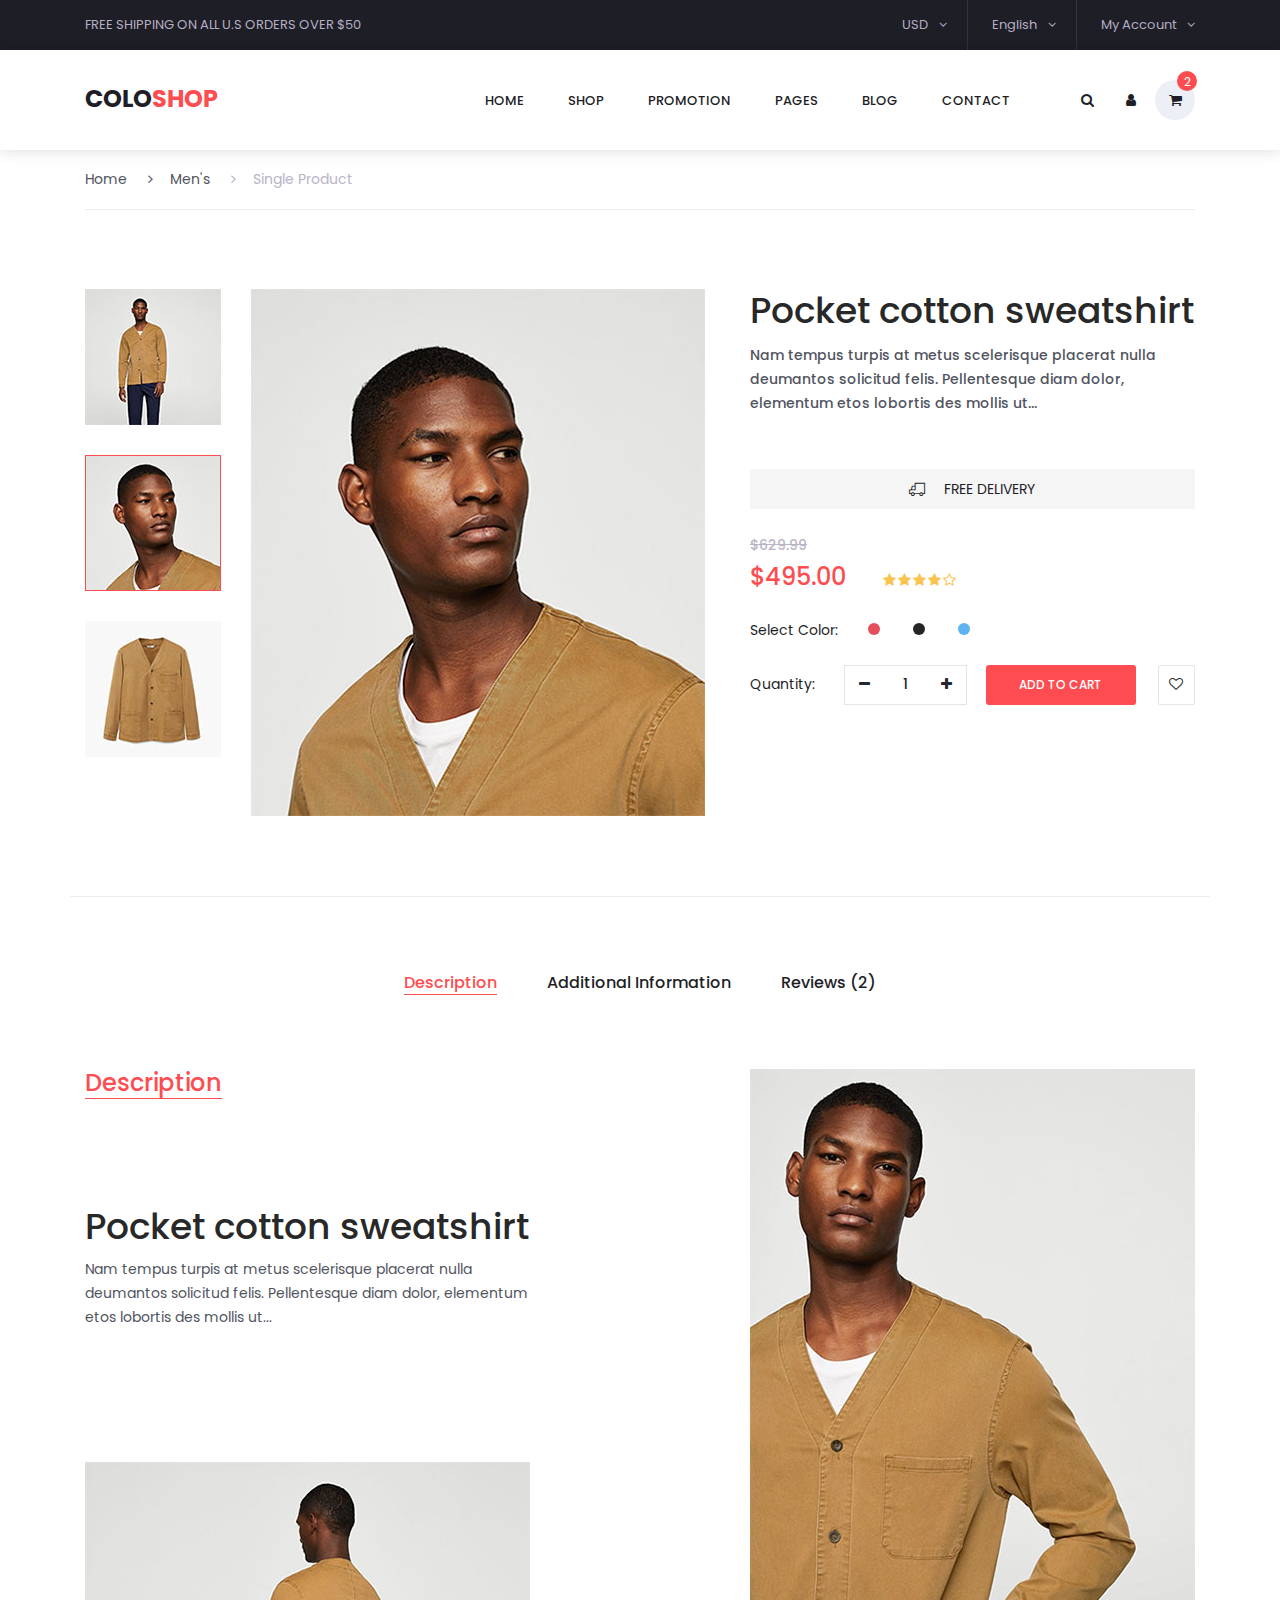
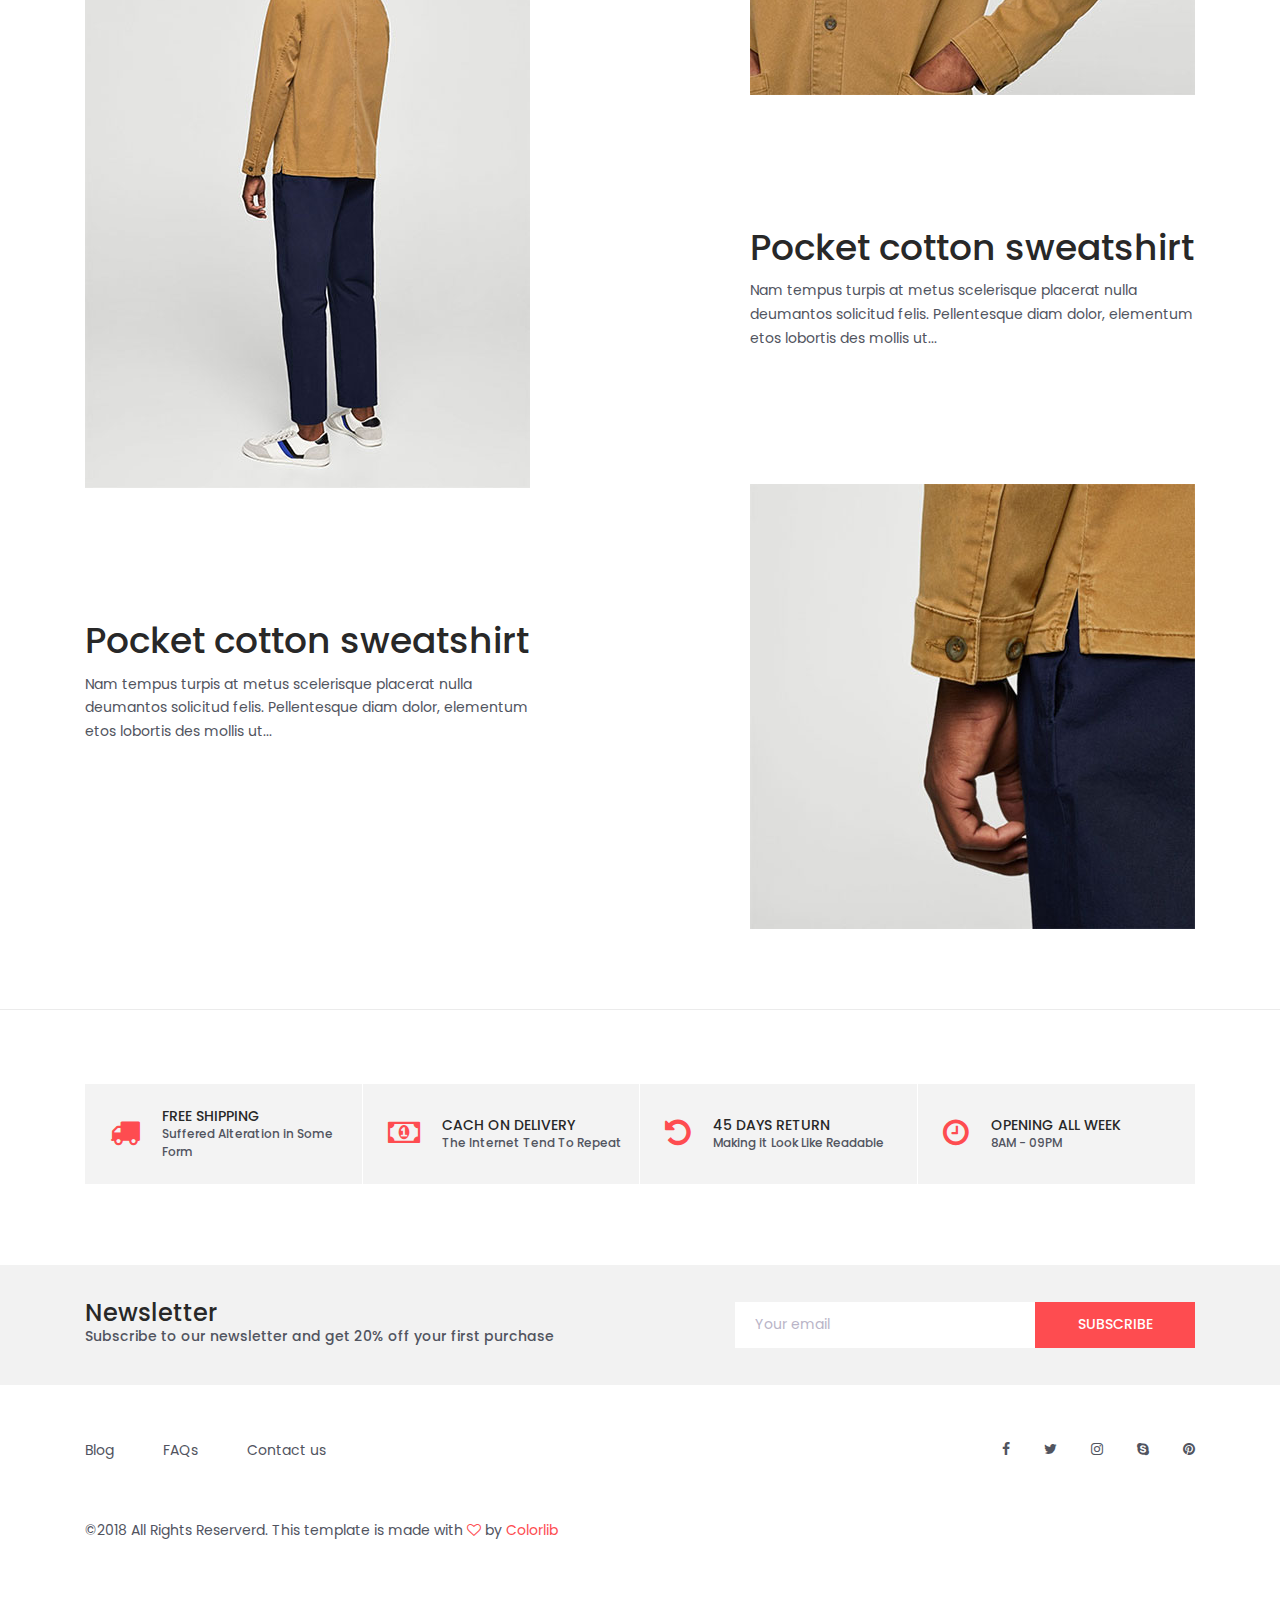
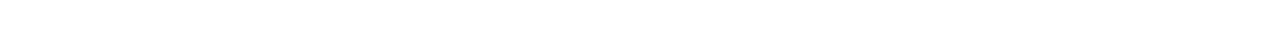
<file: single.html>
<!DOCTYPE html>
<html lang="en">
<head>
<title>Single Product</title>
<meta charset="utf-8">
<meta http-equiv="X-UA-Compatible" content="IE=edge">
<meta name="description" content="Colo Shop Template">
<meta name="viewport" content="width=device-width, initial-scale=1">
<link rel="stylesheet" type="text/css" href="styles/bootstrap4/bootstrap.min.css">
<link href="plugins/font-awesome-4.7.0/css/font-awesome.min.css" rel="stylesheet" type="text/css">
<link rel="stylesheet" type="text/css" href="plugins/OwlCarousel2-2.2.1/owl.carousel.css">
<link rel="stylesheet" type="text/css" href="plugins/OwlCarousel2-2.2.1/owl.theme.default.css">
<link rel="stylesheet" type="text/css" href="plugins/OwlCarousel2-2.2.1/animate.css">
<link rel="stylesheet" href="plugins/themify-icons/themify-icons.css">
<link rel="stylesheet" type="text/css" href="plugins/jquery-ui-1.12.1.custom/jquery-ui.css">
<link rel="stylesheet" type="text/css" href="styles/single_styles.css">
<link rel="stylesheet" type="text/css" href="styles/single_responsive.css">
</head>

<body>

<div class="super_container">

	<!-- Header -->

	<header class="header trans_300">

		<!-- Top Navigation -->

		<div class="top_nav">
			<div class="container">
				<div class="row">
					<div class="col-md-6">
						<div class="top_nav_left">free shipping on all u.s orders over $50</div>
					</div>
					<div class="col-md-6 text-right">
						<div class="top_nav_right">
							<ul class="top_nav_menu">

								<!-- Currency / Language / My Account -->

								<li class="currency">
									<a href="#">
										usd
										<i class="fa fa-angle-down"></i>
									</a>
									<ul class="currency_selection">
										<li><a href="#">cad</a></li>
										<li><a href="#">aud</a></li>
										<li><a href="#">eur</a></li>
										<li><a href="#">gbp</a></li>
									</ul>
								</li>
								<li class="language">
									<a href="#">
										English
										<i class="fa fa-angle-down"></i>
									</a>
									<ul class="language_selection">
										<li><a href="#">French</a></li>
										<li><a href="#">Italian</a></li>
										<li><a href="#">German</a></li>
										<li><a href="#">Spanish</a></li>
									</ul>
								</li>
								<li class="account">
									<a href="#">
										My Account
										<i class="fa fa-angle-down"></i>
									</a>
									<ul class="account_selection">
										<li><a href="#"><i class="fa fa-sign-in" aria-hidden="true"></i>Sign In</a></li>
										<li><a href="#"><i class="fa fa-user-plus" aria-hidden="true"></i>Register</a></li>
									</ul>
								</li>
							</ul>
						</div>
					</div>
				</div>
			</div>
		</div>

		<!-- Main Navigation -->

		<div class="main_nav_container">
			<div class="container">
				<div class="row">
					<div class="col-lg-12 text-right">
						<div class="logo_container">
							<a href="#">colo<span>shop</span></a>
						</div>
						<nav class="navbar">
							<ul class="navbar_menu">
								<li><a href="index.html">home</a></li>
								<li><a href="#">shop</a></li>
								<li><a href="#">promotion</a></li>
								<li><a href="#">pages</a></li>
								<li><a href="#">blog</a></li>
								<li><a href="contact.html">contact</a></li>
							</ul>
							<ul class="navbar_user">
								<li><a href="#"><i class="fa fa-search" aria-hidden="true"></i></a></li>
								<li><a href="#"><i class="fa fa-user" aria-hidden="true"></i></a></li>
								<li class="checkout">
									<a href="#">
										<i class="fa fa-shopping-cart" aria-hidden="true"></i>
										<span id="checkout_items" class="checkout_items">2</span>
									</a>
								</li>
							</ul>
							<div class="hamburger_container">
								<i class="fa fa-bars" aria-hidden="true"></i>
							</div>
						</nav>
					</div>
				</div>
			</div>
		</div>

	</header>

	<div class="fs_menu_overlay"></div>

	<!-- Hamburger Menu -->

	<div class="hamburger_menu">
		<div class="hamburger_close"><i class="fa fa-times" aria-hidden="true"></i></div>
		<div class="hamburger_menu_content text-right">
			<ul class="menu_top_nav">
				<li class="menu_item has-children">
					<a href="#">
						usd
						<i class="fa fa-angle-down"></i>
					</a>
					<ul class="menu_selection">
						<li><a href="#">cad</a></li>
						<li><a href="#">aud</a></li>
						<li><a href="#">eur</a></li>
						<li><a href="#">gbp</a></li>
					</ul>
				</li>
				<li class="menu_item has-children">
					<a href="#">
						English
						<i class="fa fa-angle-down"></i>
					</a>
					<ul class="menu_selection">
						<li><a href="#">French</a></li>
						<li><a href="#">Italian</a></li>
						<li><a href="#">German</a></li>
						<li><a href="#">Spanish</a></li>
					</ul>
				</li>
				<li class="menu_item has-children">
					<a href="#">
						My Account
						<i class="fa fa-angle-down"></i>
					</a>
					<ul class="menu_selection">
						<li><a href="#"><i class="fa fa-sign-in" aria-hidden="true"></i>Sign In</a></li>
						<li><a href="#"><i class="fa fa-user-plus" aria-hidden="true"></i>Register</a></li>
					</ul>
				</li>
				<li class="menu_item"><a href="#">home</a></li>
				<li class="menu_item"><a href="#">shop</a></li>
				<li class="menu_item"><a href="#">promotion</a></li>
				<li class="menu_item"><a href="#">pages</a></li>
				<li class="menu_item"><a href="#">blog</a></li>
				<li class="menu_item"><a href="#">contact</a></li>
			</ul>
		</div>
	</div>

	<div class="container single_product_container">
		<div class="row">
			<div class="col">

				<!-- Breadcrumbs -->

				<div class="breadcrumbs d-flex flex-row align-items-center">
					<ul>
						<li><a href="index.html">Home</a></li>
						<li><a href="categories.html"><i class="fa fa-angle-right" aria-hidden="true"></i>Men's</a></li>
						<li class="active"><a href="#"><i class="fa fa-angle-right" aria-hidden="true"></i>Single Product</a></li>
					</ul>
				</div>

			</div>
		</div>

		<div class="row">
			<div class="col-lg-7">
				<div class="single_product_pics">
					<div class="row">
						<div class="col-lg-3 thumbnails_col order-lg-1 order-2">
							<div class="single_product_thumbnails">
								<ul>
									<li><img src="images/single_1_thumb.jpg" alt="" data-image="images/single_1.jpg"></li>
									<li class="active"><img src="images/single_2_thumb.jpg" alt="" data-image="images/single_2.jpg"></li>
									<li><img src="images/single_3_thumb.jpg" alt="" data-image="images/single_3.jpg"></li>
								</ul>
							</div>
						</div>
						<div class="col-lg-9 image_col order-lg-2 order-1">
							<div class="single_product_image">
								<div class="single_product_image_background" style="background-image:url(images/single_2.jpg)"></div>
							</div>
						</div>
					</div>
				</div>
			</div>
			<div class="col-lg-5">
				<div class="product_details">
					<div class="product_details_title">
						<h2>Pocket cotton sweatshirt</h2>
						<p>Nam tempus turpis at metus scelerisque placerat nulla deumantos solicitud felis. Pellentesque diam dolor, elementum etos lobortis des mollis ut...</p>
					</div>
					<div class="free_delivery d-flex flex-row align-items-center justify-content-center">
						<span class="ti-truck"></span><span>free delivery</span>
					</div>
					<div class="original_price">$629.99</div>
					<div class="product_price">$495.00</div>
					<ul class="star_rating">
						<li><i class="fa fa-star" aria-hidden="true"></i></li>
						<li><i class="fa fa-star" aria-hidden="true"></i></li>
						<li><i class="fa fa-star" aria-hidden="true"></i></li>
						<li><i class="fa fa-star" aria-hidden="true"></i></li>
						<li><i class="fa fa-star-o" aria-hidden="true"></i></li>
					</ul>
					<div class="product_color">
						<span>Select Color:</span>
						<ul>
							<li style="background: #e54e5d"></li>
							<li style="background: #252525"></li>
							<li style="background: #60b3f3"></li>
						</ul>
					</div>
					<div class="quantity d-flex flex-column flex-sm-row align-items-sm-center">
						<span>Quantity:</span>
						<div class="quantity_selector">
							<span class="minus"><i class="fa fa-minus" aria-hidden="true"></i></span>
							<span id="quantity_value">1</span>
							<span class="plus"><i class="fa fa-plus" aria-hidden="true"></i></span>
						</div>
						<div class="red_button add_to_cart_button"><a href="#">add to cart</a></div>
						<div class="product_favorite d-flex flex-column align-items-center justify-content-center"></div>
					</div>
				</div>
			</div>
		</div>

	</div>

	<!-- Tabs -->

	<div class="tabs_section_container">

		<div class="container">
			<div class="row">
				<div class="col">
					<div class="tabs_container">
						<ul class="tabs d-flex flex-sm-row flex-column align-items-left align-items-md-center justify-content-center">
							<li class="tab active" data-active-tab="tab_1"><span>Description</span></li>
							<li class="tab" data-active-tab="tab_2"><span>Additional Information</span></li>
							<li class="tab" data-active-tab="tab_3"><span>Reviews (2)</span></li>
						</ul>
					</div>
				</div>
			</div>
			<div class="row">
				<div class="col">

					<!-- Tab Description -->

					<div id="tab_1" class="tab_container active">
						<div class="row">
							<div class="col-lg-5 desc_col">
								<div class="tab_title">
									<h4>Description</h4>
								</div>
								<div class="tab_text_block">
									<h2>Pocket cotton sweatshirt</h2>
									<p>Nam tempus turpis at metus scelerisque placerat nulla deumantos solicitud felis. Pellentesque diam dolor, elementum etos lobortis des mollis ut...</p>
								</div>
								<div class="tab_image">
									<img src="images/desc_1.jpg" alt="">
								</div>
								<div class="tab_text_block">
									<h2>Pocket cotton sweatshirt</h2>
									<p>Nam tempus turpis at metus scelerisque placerat nulla deumantos solicitud felis. Pellentesque diam dolor, elementum etos lobortis des mollis ut...</p>
								</div>
							</div>
							<div class="col-lg-5 offset-lg-2 desc_col">
								<div class="tab_image">
									<img src="images/desc_2.jpg" alt="">
								</div>
								<div class="tab_text_block">
									<h2>Pocket cotton sweatshirt</h2>
									<p>Nam tempus turpis at metus scelerisque placerat nulla deumantos solicitud felis. Pellentesque diam dolor, elementum etos lobortis des mollis ut...</p>
								</div>
								<div class="tab_image desc_last">
									<img src="images/desc_3.jpg" alt="">
								</div>
							</div>
						</div>
					</div>

					<!-- Tab Additional Info -->

					<div id="tab_2" class="tab_container">
						<div class="row">
							<div class="col additional_info_col">
								<div class="tab_title additional_info_title">
									<h4>Additional Information</h4>
								</div>
								<p>COLOR:<span>Gold, Red</span></p>
								<p>SIZE:<span>L,M,XL</span></p>
							</div>
						</div>
					</div>

					<!-- Tab Reviews -->

					<div id="tab_3" class="tab_container">
						<div class="row">

							<!-- User Reviews -->

							<div class="col-lg-6 reviews_col">
								<div class="tab_title reviews_title">
									<h4>Reviews (2)</h4>
								</div>

								<!-- User Review -->

								<div class="user_review_container d-flex flex-column flex-sm-row">
									<div class="user">
										<div class="user_pic"></div>
										<div class="user_rating">
											<ul class="star_rating">
												<li><i class="fa fa-star" aria-hidden="true"></i></li>
												<li><i class="fa fa-star" aria-hidden="true"></i></li>
												<li><i class="fa fa-star" aria-hidden="true"></i></li>
												<li><i class="fa fa-star" aria-hidden="true"></i></li>
												<li><i class="fa fa-star-o" aria-hidden="true"></i></li>
											</ul>
										</div>
									</div>
									<div class="review">
										<div class="review_date">27 Aug 2016</div>
										<div class="user_name">Brandon William</div>
										<p>Lorem ipsum dolor sit amet, consectetur adipisicing elit, sed do eiusmod tempor incididunt ut labore et dolore magna aliqua.</p>
									</div>
								</div>

								<!-- User Review -->

								<div class="user_review_container d-flex flex-column flex-sm-row">
									<div class="user">
										<div class="user_pic"></div>
										<div class="user_rating">
											<ul class="star_rating">
												<li><i class="fa fa-star" aria-hidden="true"></i></li>
												<li><i class="fa fa-star" aria-hidden="true"></i></li>
												<li><i class="fa fa-star" aria-hidden="true"></i></li>
												<li><i class="fa fa-star" aria-hidden="true"></i></li>
												<li><i class="fa fa-star-o" aria-hidden="true"></i></li>
											</ul>
										</div>
									</div>
									<div class="review">
										<div class="review_date">27 Aug 2016</div>
										<div class="user_name">Brandon William</div>
										<p>Lorem ipsum dolor sit amet, consectetur adipisicing elit, sed do eiusmod tempor incididunt ut labore et dolore magna aliqua.</p>
									</div>
								</div>
							</div>

							<!-- Add Review -->

							<div class="col-lg-6 add_review_col">

								<div class="add_review">
									<form id="review_form" action="post">
										<div>
											<h1>Add Review</h1>
											<input id="review_name" class="form_input input_name" type="text" name="name" placeholder="Name*" required="required" data-error="Name is required.">
											<input id="review_email" class="form_input input_email" type="email" name="email" placeholder="Email*" required="required" data-error="Valid email is required.">
										</div>
										<div>
											<h1>Your Rating:</h1>
											<ul class="user_star_rating">
												<li><i class="fa fa-star" aria-hidden="true"></i></li>
												<li><i class="fa fa-star" aria-hidden="true"></i></li>
												<li><i class="fa fa-star" aria-hidden="true"></i></li>
												<li><i class="fa fa-star" aria-hidden="true"></i></li>
												<li><i class="fa fa-star-o" aria-hidden="true"></i></li>
											</ul>
											<textarea id="review_message" class="input_review" name="message"  placeholder="Your Review" rows="4" required data-error="Please, leave us a review."></textarea>
										</div>
										<div class="text-left text-sm-right">
											<button id="review_submit" type="submit" class="red_button review_submit_btn trans_300" value="Submit">submit</button>
										</div>
									</form>
								</div>

							</div>

						</div>
					</div>

				</div>
			</div>
		</div>

	</div>

	<!-- Benefit -->

	<div class="benefit">
		<div class="container">
			<div class="row benefit_row">
				<div class="col-lg-3 benefit_col">
					<div class="benefit_item d-flex flex-row align-items-center">
						<div class="benefit_icon"><i class="fa fa-truck" aria-hidden="true"></i></div>
						<div class="benefit_content">
							<h6>free shipping</h6>
							<p>Suffered Alteration in Some Form</p>
						</div>
					</div>
				</div>
				<div class="col-lg-3 benefit_col">
					<div class="benefit_item d-flex flex-row align-items-center">
						<div class="benefit_icon"><i class="fa fa-money" aria-hidden="true"></i></div>
						<div class="benefit_content">
							<h6>cach on delivery</h6>
							<p>The Internet Tend To Repeat</p>
						</div>
					</div>
				</div>
				<div class="col-lg-3 benefit_col">
					<div class="benefit_item d-flex flex-row align-items-center">
						<div class="benefit_icon"><i class="fa fa-undo" aria-hidden="true"></i></div>
						<div class="benefit_content">
							<h6>45 days return</h6>
							<p>Making it Look Like Readable</p>
						</div>
					</div>
				</div>
				<div class="col-lg-3 benefit_col">
					<div class="benefit_item d-flex flex-row align-items-center">
						<div class="benefit_icon"><i class="fa fa-clock-o" aria-hidden="true"></i></div>
						<div class="benefit_content">
							<h6>opening all week</h6>
							<p>8AM - 09PM</p>
						</div>
					</div>
				</div>
			</div>
		</div>
	</div>

	<!-- Newsletter -->

	<div class="newsletter">
		<div class="container">
			<div class="row">
				<div class="col-lg-6">
					<div class="newsletter_text d-flex flex-column justify-content-center align-items-lg-start align-items-md-center text-center">
						<h4>Newsletter</h4>
						<p>Subscribe to our newsletter and get 20% off your first purchase</p>
					</div>
				</div>
				<div class="col-lg-6">
					<form action="post">
						<div class="newsletter_form d-flex flex-md-row flex-column flex-xs-column align-items-center justify-content-lg-end justify-content-center">
							<input id="newsletter_email" type="email" placeholder="Your email" required="required" data-error="Valid email is required.">
							<button id="newsletter_submit" type="submit" class="newsletter_submit_btn trans_300" value="Submit">subscribe</button>
						</div>
					</form>
				</div>
			</div>
		</div>
	</div>

	<!-- Footer -->

	<footer class="footer">
		<div class="container">
			<div class="row">
				<div class="col-lg-6">
					<div class="footer_nav_container d-flex flex-sm-row flex-column align-items-center justify-content-lg-start justify-content-center text-center">
						<ul class="footer_nav">
							<li><a href="#">Blog</a></li>
							<li><a href="#">FAQs</a></li>
							<li><a href="contact.html">Contact us</a></li>
						</ul>
					</div>
				</div>
				<div class="col-lg-6">
					<div class="footer_social d-flex flex-row align-items-center justify-content-lg-end justify-content-center">
						<ul>
							<li><a href="#"><i class="fa fa-facebook" aria-hidden="true"></i></a></li>
							<li><a href="#"><i class="fa fa-twitter" aria-hidden="true"></i></a></li>
							<li><a href="#"><i class="fa fa-instagram" aria-hidden="true"></i></a></li>
							<li><a href="#"><i class="fa fa-skype" aria-hidden="true"></i></a></li>
							<li><a href="#"><i class="fa fa-pinterest" aria-hidden="true"></i></a></li>
						</ul>
					</div>
				</div>
			</div>
			<div class="row">
				<div class="col-lg-12">
					<div class="footer_nav_container">
						<div class="cr">©2018 All Rights Reserverd. This template is made with <i class="fa fa-heart-o" aria-hidden="true"></i> by <a href="#">Colorlib</a></div>
					</div>
				</div>
			</div>
		</div>
	</footer>

</div>

<script src="js/jquery-3.2.1.min.js"></script>
<script src="styles/bootstrap4/popper.js"></script>
<script src="styles/bootstrap4/bootstrap.min.js"></script>
<script src="plugins/Isotope/isotope.pkgd.min.js"></script>
<script src="plugins/OwlCarousel2-2.2.1/owl.carousel.js"></script>
<script src="plugins/easing/easing.js"></script>
<script src="plugins/jquery-ui-1.12.1.custom/jquery-ui.js"></script>
<script src="js/single_custom.js"></script>
</body>

</html>
</file>
<file: styles/main_styles.css>
@charset "utf-8";
/* CSS Document */

/******************************

COLOR PALETTE




[Table of Contents]

1. Fonts
2. Body and some general stuff
3. Home
	3.1 Currency
	3.2 Language
	3.3 Account
	3.4 Main Navigation
	3.5 Hamburger Menu
	3.6 Logo
	3.7 Main Slider
4. Banner
5. New Arrivals
	5.1 New Arrivals Sorting
	5.2 New Arrivals Products Grid
6. Deal of the week
7. Best Sellers
	7.1 Slider Nav
8. Benefit
9. Blogs
10. Newsletter
11. Footer



******************************/

/***********
1. Fonts
***********/

@import url('https://fonts.googleapis.com/css?family=Poppins:400,500,600,700,900');

/*********************************
2. Body and some general stuff
*********************************/

*
{
	margin: 0;
	padding: 0;
}
body
{
	font-family: 'Poppins', sans-serif;
	font-size: 14px;
	line-height: 23px;
	font-weight: 400;
	background: #FFFFFF;
	color: #1e1e27;
}
div
{
	display: block;
	position: relative;
	-webkit-box-sizing: border-box;
    -moz-box-sizing: border-box;
    box-sizing: border-box;
}
ul
{
	list-style: none;
	margin-bottom: 0px;
}
p
{
	font-family: 'Poppins', sans-serif;
	font-size: 14px;
	line-height: 1.7;
	font-weight: 500;
	color: #989898;
	-webkit-font-smoothing: antialiased;
	-webkit-text-shadow: rgba(0,0,0,.01) 0 0 1px;
	text-shadow: rgba(0,0,0,.01) 0 0 1px;
}
p a
{
	display: inline;
	position: relative;
	color: inherit;
	border-bottom: solid 2px #fde0db;
	-webkit-transition: all 200ms ease;
	-moz-transition: all 200ms ease;
	-ms-transition: all 200ms ease;
	-o-transition: all 200ms ease;
	transition: all 200ms ease;
}
a, a:hover, a:visited, a:active, a:link
{
	text-decoration: none;
	-webkit-font-smoothing: antialiased;
	-webkit-text-shadow: rgba(0,0,0,.01) 0 0 1px;
	text-shadow: rgba(0,0,0,.01) 0 0 1px;
}
.color{color: white;}
p a:active
{
	position: relative;
	color: #FF6347;
}
p a:hover
{
	color: #FF6347;
	background: #fde0db;
}
p a:hover::after
{
	opacity: 0.2;
}
::selection
{
	background: #fde0db;
	color: #FF6347;
}
p::selection
{
	background: #fde0db;
}
h1{font-size: 72px;}
h2{font-size: 40px;}
h3{font-size: 28px;}
h4{font-size: 24px;}
h5{font-size: 16px;}
h6{font-size: 14px;}
h1, h2, h3, h4, h5, h6
{
	color: #282828;
	-webkit-font-smoothing: antialiased;
	-webkit-text-shadow: rgba(0,0,0,.01) 0 0 1px;
	text-shadow: rgba(0,0,0,.01) 0 0 1px;
}
h1::selection,
h2::selection,
h3::selection,
h4::selection,
h5::selection,
h6::selection
{

}
::-webkit-input-placeholder
{
	font-size: 16px !important;
	font-weight: 500;
	color: #777777 !important;
}
:-moz-placeholder /* older Firefox*/
{
	font-size: 16px !important;
	font-weight: 500;
	color: #777777 !important;
}
::-moz-placeholder /* Firefox 19+ */
{
	font-size: 16px !important;
	font-weight: 500;
	color: #777777 !important;
}
:-ms-input-placeholder
{
	font-size: 16px !important;
	font-weight: 500;
	color: #777777 !important;
}
::input-placeholder
{
	font-size: 16px !important;
	font-weight: 500;
	color: #777777 !important;
}
.form-control
{
	color: #db5246;
}
section
{
	display: block;
	position: relative;
	box-sizing: border-box;
}
.clear
{
	clear: both;
}
.clearfix::before, .clearfix::after
{
	content: "";
	display: table;
}
.clearfix::after
{
	clear: both;
}
.clearfix
{
	zoom: 1;
}
.float_left
{
	float: left;
}
.float_right
{
	float: right;
}
.trans_200
{
	-webkit-transition: all 200ms ease;
	-moz-transition: all 200ms ease;
	-ms-transition: all 200ms ease;
	-o-transition: all 200ms ease;
	transition: all 200ms ease;
}
.trans_300
{
	-webkit-transition: all 300ms ease;
	-moz-transition: all 300ms ease;
	-ms-transition: all 300ms ease;
	-o-transition: all 300ms ease;
	transition: all 300ms ease;
}
.trans_400
{
	-webkit-transition: all 400ms ease;
	-moz-transition: all 400ms ease;
	-ms-transition: all 400ms ease;
	-o-transition: all 400ms ease;
	transition: all 400ms ease;
}
.trans_500
{
	-webkit-transition: all 500ms ease;
	-moz-transition: all 500ms ease;
	-ms-transition: all 500ms ease;
	-o-transition: all 500ms ease;
	transition: all 500ms ease;
}
.fill_height
{
	height: 100%;
}
.super_container
{
	width: 100%;
	overflow: hidden;
}

/*********************************
3. Home
*********************************/

.header
{
	position: fixed;
	top: 0;
	left: 0;
	width: 100%;
	background: #FFFFFF;
	z-index: 10;
}
.top_nav
{
	width: 100%;
	height: 50px;
	background: #1e1e27;
}
.top_nav_left
{
	height: 50px;
	line-height: 50px;
	font-size: 13px;
	color: #b5aec4;
	text-transform: uppercase;
}

/*********************************
3.1 Currency
*********************************/

.currency
{
	display: inline-block;
	position: relative;
	min-width: 50px;
	border-right: solid 1px #33333b;
	padding-right: 20px;
	padding-left: 20px;
	text-align: center;
	vertical-align: middle;
	background: #1e1e27;
}
.currency > a
{
	display: block;
	color: #b5aec4;
	font-weight: 400;
	height: 50px;
	line-height: 50px;
	font-size: 13px;
	text-transform: uppercase;
}
.currency > a > i
{
	margin-left: 8px;
}
.currency:hover .currency_selection
{
	visibility: visible;
	opacity: 1;
	top: 100%;
}
.currency_selection
{
	display: block;
	position: absolute;
	right: 0;
	top: 120%;
	margin: 0;
	width: 100%;
	background: #FFFFFF;
	visibility: hidden;
	opacity: 0;
	z-index: 1;
	box-shadow: 0 0 25px rgba(63, 78, 100, 0.15);
	-webkit-transition: opacity 0.3s ease;
	-moz-transition: opacity 0.3s ease;
	-ms-transition: opacity 0.3s ease;
	-o-transition: opacity 0.3s ease;
	transition: all 0.3s ease;
}
.currency_selection li
{
	padding-left: 10px;
	padding-right: 10px;
	line-height: 50px;
}
.currency_selection li a
{
	display: block;
	color: #232530;
	border-bottom: solid 1px #dddddd;
	font-size: 13px;
	text-transform: uppercase;
	-webkit-transition: opacity 0.3s ease;
	-moz-transition: opacity 0.3s ease;
	-ms-transition: opacity 0.3s ease;
	-o-transition: opacity 0.3s ease;
	transition: all 0.3s ease;
}
.currency_selection li a:hover
{
	color: #b5aec4;
}
.currency_selection li:last-child a
{
	border-bottom: none;
}

/*********************************
3.2 Language
*********************************/

.language
{
	display: inline-block;
	position: relative;
	min-width: 50px;
	border-right: solid 1px #33333b;
	padding-right: 20px;
	padding-left: 20px;
	text-align: center;
	vertical-align: middle;
	background: #1e1e27;
}
.language > a
{
	display: block;
	color: #b5aec4;
	font-weight: 400;
	height: 50px;
	line-height: 50px;
	font-size: 13px;
}
.language > a > i
{
	margin-left: 8px;
}
.language:hover .language_selection
{
	visibility: visible;
	opacity: 1;
	top: 100%;
}
.language_selection
{
	display: block;
	position: absolute;
	right: 0;
	top: 120%;
	margin: 0;
	width: 100%;
	background: #FFFFFF;
	visibility: hidden;
	opacity: 0;
	z-index: 1;
	box-shadow: 0 0 25px rgba(63, 78, 100, 0.15);
	-webkit-transition: opacity 0.3s ease;
	-moz-transition: opacity 0.3s ease;
	-ms-transition: opacity 0.3s ease;
	-o-transition: opacity 0.3s ease;
	transition: all 0.3s ease;
}
.language_selection li
{
	padding-left: 10px;
	padding-right: 10px;
	line-height: 50px;
}
.language_selection li a
{
	display: block;
	color: #232530;
	border-bottom: solid 1px #dddddd;
	font-size: 13px;
	-webkit-transition: opacity 0.3s ease;
	-moz-transition: opacity 0.3s ease;
	-ms-transition: opacity 0.3s ease;
	-o-transition: opacity 0.3s ease;
	transition: all 0.3s ease;
}
.language_selection li a:hover
{
	color: #b5aec4;
}
.language_selection li:last-child a
{
	border-bottom: none;
}

/*********************************
3.3 Account
*********************************/

.account
{
	display: inline-block;
	position: relative;
	min-width: 50px;
	padding-left: 20px;
	text-align: center;
	vertical-align: middle;
	background: #1e1e27;
}
.account > a
{
	display: block;
	color: #b5aec4;
	font-weight: 400;
	height: 50px;
	line-height: 50px;
	font-size: 13px;
}
.account > a > i
{
	margin-left: 8px;
}
.account:hover .account_selection
{
	visibility: visible;
	opacity: 1;
	top: 100%;
}
.account_selection
{
	display: block;
	position: absolute;
	right: 0;
	top: 120%;
	margin: 0;
	width: 100%;
	background: #FFFFFF;
	visibility: hidden;
	opacity: 0;
	z-index: 1;
	box-shadow: 0 0 25px rgba(63, 78, 100, 0.15);
	-webkit-transition: opacity 0.3s ease;
	-moz-transition: opacity 0.3s ease;
	-ms-transition: opacity 0.3s ease;
	-o-transition: opacity 0.3s ease;
	transition: all 0.3s ease;
}
.account_selection li
{
	padding-left: 10px;
	padding-right: 10px;
	line-height: 50px;
}
.account_selection li a
{
	display: block;
	color: #232530;
	border-bottom: solid 1px #dddddd;
	font-size: 14px;
	-webkit-transition: all 0.3s ease;
	-moz-transition: all 0.3s ease;
	-ms-transition: all 0.3s ease;
	-o-transition: all 0.3s ease;
	transition: all 0.3s ease;
}
.account_selection li a:hover
{
	color: #b5aec4;
}
.account_selection li:last-child a
{
	border-bottom: none;
}
.account_selection li a i
{
	margin-right: 10px;
}

/*********************************
3.4 Main Navigation
*********************************/

.main_nav_container
{
	width: 100%;
	background: #FFFFFF;
	box-shadow: 0 0 16px rgba(0, 0, 0, 0.15);
}
.navbar
{
	width: auto;
	height: 100px;
	float: right;
	padding-left: 0px;
	padding-right: 0px;
}
.navbar_menu li
{
	display: inline-block;
}
.navbar_menu li a
{
	display: block;
	color: #1e1e27;
	font-size: 13px;
	font-weight: 500;
	text-transform: uppercase;
	padding: 20px;
	-webkit-transition: color 0.3s ease;
	-moz-transition: color 0.3s ease;
	-ms-transition: color 0.3s ease;
	-o-transition: color 0.3s ease;
	transition: color 0.3s ease;
}
.navbar_menu li a:hover
{
	color: #b5aec4;
}
.navbar_user
{
	margin-left: 37px;
}
.navbar_user li
{
	display: inline-block;
	text-align: center;
}
.navbar_user li a
{
	display: -webkit-box;
	display: -moz-box;
	display: -ms-flexbox;
	display: -webkit-flex;
	display: flex;
	flex-direction: column;
	justify-content: center;
	align-items: center;
	position: relative;
	width: 40px;
	height: 40px;
	color: #1e1e27;
	-webkit-transition: color 0.3s ease;
	-moz-transition: color 0.3s ease;
	-ms-transition: color 0.3s ease;
	-o-transition: color 0.3s ease;
	transition: color 0.3s ease;
}
.navbar_user li a:hover
{
	color: #b5aec4;
}
.checkout a
{
	background: #eceff6;
	border-radius: 50%;
}
.checkout_items
{
	display: -webkit-box;
	display: -moz-box;
	display: -ms-flexbox;
	display: -webkit-flex;
	display: flex;
	flex-direction: column;
	justify-content: center;
	align-items: center;
	position: absolute;
	top: -9px;
	left: 22px;
	width: 20px;
	height: 20px;
	border-radius: 50%;
	background: #fe4c50;
	font-size: 12px;
	color: #FFFFFF;
}

/*********************************
3.5 Hamburger Menu
*********************************/

.hamburger_container
{
	display: none;
	margin-left: 40px;
}
.hamburger_container i
{
	font-size: 24px;
	color: #1e1e27;
	-webkit-transition: all 300ms ease;
	-moz-transition: all 300ms ease;
	-ms-transition: all 300ms ease;
	-o-transition: all 300ms ease;
	transition: all 300ms ease;
}
.hamburger_container:hover i
{
	color: #b5aec4;
}
.hamburger_menu
{
	position: fixed;
	top: 0;
	right: -400px;
	width: 400px;
	height: 100vh;
	background: rgba(255,255,255,0.95);
	z-index: 10;
	-webkit-transition: all 300ms ease;
	-moz-transition: all 300ms ease;
	-ms-transition: all 300ms ease;
	-o-transition: all 300ms ease;
	transition: all 300ms ease;
}
.hamburger_menu.active
{
	right: 0;
}
.fs_menu_overlay
{
	position: fixed;
	top: 0;
	left: 0;
	width: 100vw;
	height: 100vh;
	z-index: 9;
	background: rgba(255,255,255,0);
	pointer-events: none;
	-webkit-transition: all 200ms ease;
	-moz-transition: all 200ms ease;
	-ms-transition: all 200ms ease;
	-o-transition: all 200ms ease;
	transition: all 200ms ease;
}
.hamburger_close
{
	position: absolute;
	top: 26px;
	right: 10px;
	padding: 10px;
	z-index: 1;
}
.hamburger_close i
{
	font-size: 24px;
	color: #1e1e27;
	-webkit-transition: all 300ms ease;
	-moz-transition: all 300ms ease;
	-ms-transition: all 300ms ease;
	-o-transition: all 300ms ease;
	transition: all 300ms ease;
}
.hamburger_close:hover i
{
	color: #b5aec4;
}
.hamburger_menu_content
{
	padding-top: 100px;
	width: 100%;
	height: 100%;
	padding-right: 20px;
}
.menu_item
{
	display: block;
	position: relative;
	border-bottom: solid 1px #b5aec4;
	vertical-align: middle;
}
.menu_item > a
{
	display: block;
	color: #1e1e27;
	font-weight: 500;
	height: 50px;
	line-height: 50px;
	font-size: 14px;
	text-transform: uppercase;
}
.menu_item > a:hover
{
	color: #b5aec4;
}
.menu_item > a > i
{
	margin-left: 8px;
}
.menu_item.active .menu_selection
{
	display: block;
	visibility: visible;
	opacity: 1;
}
.menu_selection
{
	margin: 0;
	width: 100%;
	max-height: 0;
	overflow: hidden;
	z-index: 1;
	-webkit-transition: all 0.3s ease;
	-moz-transition: all 0.3s ease;
	-ms-transition: all 0.3s ease;
	-o-transition: all 0.3s ease;
	transition: all 0.3s ease;
}
.menu_selection li
{
	padding-left: 10px;
	padding-right: 10px;
	line-height: 50px;
}
.menu_selection li a
{
	display: block;
	color: #232530;
	border-bottom: solid 1px #dddddd;
	font-size: 13px;
	text-transform: uppercase;
	-webkit-transition: opacity 0.3s ease;
	-moz-transition: opacity 0.3s ease;
	-ms-transition: opacity 0.3s ease;
	-o-transition: opacity 0.3s ease;
	transition: all 0.3s ease;
}
.menu_selection li a:hover
{
	color: #b5aec4;
}
.menu_selection li:last-child a
{
	border-bottom: none;
}

/*********************************
3.6 Logo
*********************************/

.logo_container
{
	position: absolute;
	top: 50%;
	-webkit-transform: translateY(-50%);
	-moz-transform: translateY(-50%);
	-ms-transform: translateY(-50%);
	-o-transform: translateY(-50%);
	transform: translateY(-50%);
	left: 15px;
}
.logo_container a
{
	font-size: 24px;
	color: #1e1e27;
	font-weight: 700;
	text-transform: uppercase;
}
.logo_container a span
{
	color: #fe4c50;
}

/*********************************
3.7 Main Slider
*********************************/

.main_slider
{
	width: 100%;
	height: 700px;
	background-repeat: no-repeat;
	background-size: cover;
	background-position: center center;
	margin-top: 150px;

}
.main_slider_content
{
	width: 60%;
}
.main_slider_content h6
{
	color: white;
	font-weight: 500;
	text-transform: uppercase;
	margin-bottom: 29px;
}
.main_slider_content h3
{
	color: white;
	font-weight: 400;
	line-height: 1;
}
.red_button
{
	display: -webkit-inline-box;
	display: -moz-inline-box;
	display: -ms-inline-flexbox;
	display: -webkit-inline-flex;
	display: inline-flex;
	flex-direction: column;
	justify-content: center;
	align-items: center;
	width: auto;
	height: 40px;
	background: #fe4c50;
	border-radius: 3px;
	-webkit-transition: all 0.3s ease;
	-moz-transition: all 0.3s ease;
	-ms-transition: all 0.3s ease;
	-o-transition: all 0.3s ease;
	transition: all 0.3s ease;
}
.red_button:hover
{
	background: #FE7C7F !important;
}
.red_button a
{
	display: block;
	color: #FFFFFF;
	text-transform: uppercase;
	font-size: 14px;
	font-weight: 500;
	text-align: center;
	line-height: 40px;
	width: 100%;
}
.shop_now_button
{
	width: 140px;
	margin-top: 32px;
}

/*********************************
4. Banner
*********************************/

.banner
{
	width: 100%;
	margin-top: 30px;
}
.banner_item
{
	display: -webkit-box;
	display: -moz-box;
	display: -ms-flexbox;
	display: -webkit-flex;
	display: flex;
	flex-direction: column;
	justify-content: center;
	align-items: center;
	height: 265px;
	background-repeat: no-repeat;
	background-size: cover;
	background-position: center center;
}
.banner_category
{
	height: 50px;
	background: #FFFFFF;
	min-width: 180px;
	padding-left: 25px;
	padding-right: 25px;
}
.banner_category a
{
	display: block;
	color: #1e1e27;
	text-transform: uppercase;
	font-size: 22px;
	font-weight: 600;
	text-align: center;
	line-height: 50px;
	width: 100%;
	-webkit-transition: color 0.3s ease;
	-moz-transition: color 0.3s ease;
	-ms-transition: color 0.3s ease;
	-o-transition: color 0.3s ease;
	transition: color 0.3s ease;
}
.banner_category a:hover
{
	color: #b5aec4;
}

/*********************************
5. New Arrivals
*********************************/

.new_arrivals
{
	width: 100%;
}
.new_arrivals_title
{
	margin-top: 74px;
}

/*********************************
5.1 New Arrivals Sorting
*********************************/

.new_arrivals_sorting
{
	display: inline-block;
	border-radius: 3px;
	margin-top: 59px;
	overflow: visible;
}
.grid_sorting_button
{
	height: 40px;
	min-width: 102px;
	padding-left: 25px;
	padding-right: 25px;
	cursor: pointer;
	border: solid 1px #ebebeb;
	font-size: 14px;
	font-weight: 500;
	text-transform: uppercase;
	background: #FFFFFF;
	border-radius: 3px;
	margin: 0;
	float: left;
	margin-left: -1px;
}
.grid_sorting_button:first-child
{
	margin-left: 0px;
}
.grid_sorting_button:last-child
{

}
.grid_sorting_button.active:hover
{
	background: #FE7C7F !important;
}
.grid_sorting_button.active
{
	color: #FFFFFF;
	background: #fe4c50;
}

/*********************************
5.2 New Arrivals Products Grid
*********************************/

.product-grid
{
	width: 100%;
	margin-top: 57px;
}
.product-item
{
	width: 20%;
	height: 380px;
	cursor: pointer;
}
.product-item::after
{
	display: block;
	position: absolute;
	top: 0;
	left: -1px;
	width: calc(100% + 1px);
	height: 100%;
	pointer-events: none;
	content: '';
	border: solid 2px rgba(235,235,235,0);
	border-radius: 3px;
	-webkit-transition: all 0.3s ease;
	-moz-transition: all 0.3s ease;
	-ms-transition: all 0.3s ease;
	-o-transition: all 0.3s ease;
	transition: all 0.3s ease;
}
.product-item:hover::after
{
	box-shadow: 0 25px 29px rgba(63, 78, 100, 0.15);
	border: solid 2px rgba(235,235,235,1);
}
.product
{
	width: 100%;
	height: 340px;
	border-right: solid 1px #e9e9e9;
}
.product_image
{
	width: 100%;
}
.product_image img
{
	width: 100%;
}
.product_info
{
	text-align: center;
	padding-left: 10px;
	padding-right: 10px;
}
.product_name
{
	margin-top: 27px;
}
.product_name a
{
	color: #1e1e27;
	line-height: 20px;
}
.product_name:hover a
{
	color: #b5aec4;
}
.discount .product_info .product_price
{
	font-size: 14px;
}
.product_price
{
	font-size: 16px;
	color: #fe4c50;
	font-weight: 600;
}
.product_price span
{
	font-size: 12px;
	margin-left: 10px;
	color: #b5aec4;
	text-decoration: line-through;
}
.product_bubble
{
	position: absolute;
	top: 15px;
	width: 50px;
	height: 22px;
	border-radius: 3px;
	text-transform: uppercase;
}
.product_bubble span
{
	font-size: 12px;
	font-weight: 600;
	color: #FFFFFF;
}
.product_bubble_right::after
{
	content: ' ';
	position: absolute;
	width: 0;
	height: 0;
	left: 6px;
	right: auto;
	top: auto;
	bottom: -6px;
	border: 6px solid;
}
.product_bubble_left::after
{
	content: ' ';
	position: absolute;
	width: 0;
	height: 0;
	left: auto;
	right: 6px;
	bottom: -6px;
	border: 6px solid;
}
.product_bubble_red::after
{
	border-color: transparent transparent transparent #fe4c50;
}
.product_bubble_left::after
{
	border-color: #51a042 #51a042 transparent transparent;
}
.product_bubble_red
{
	background: #fe4c50;
}
.product_bubble_green
{
	background: #51a042;
}
.product_bubble_left
{
	left: 15px;
}
.product_bubble_right
{
	right: 15px;
}
.add_to_cart_button
{
	width: 100%;
	visibility: hidden;
	opacity: 0;
	-webkit-transition: all 0.3s ease;
	-moz-transition: all 0.3s ease;
	-ms-transition: all 0.3s ease;
	-o-transition: all 0.3s ease;
	transition: all 0.3s ease;
}
.add_to_cart_button a
{
	font-size: 12px;
	font-weight: 600;
}
.product-item:hover .add_to_cart_button
{
	visibility: visible;
	opacity: 1;
}
.favorite
{
	position: absolute;
	top: 15px;
	right: 15px;
	color: #b9b4c7;
	width: 17px;
	height: 17px;
	visibility: hidden;
	opacity: 0;
}
.favorite_left
{
	left: 15px;
}
.favorite.active
{
	visibility: visible;
	opacity: 1;
}
.product-item:hover .favorite
{
	visibility: visible;
	opacity: 1;
}
.favorite.active::after
{
	font-family: 'FontAwesome';
	content:'\f004';
	color: #fe4c50;
}
.favorite::after
{
	font-family: 'FontAwesome';
	content:'\f08a';
}
.favorite:hover::after
{
	color: #fe4c50;
}

/*********************************
6. Deal of the week
*********************************/

.deal_ofthe_week
{
	width: 100%;
	margin-top: 41px;
	background: #f2f2f2;
}
.deal_ofthe_week_img
{
	height: 540px;
}
.deal_ofthe_week_img img
{
	height: 100%;
}
.deal_ofthe_week_content
{
	height: 100%;
}
.section_title
{
	display: inline-block;
	text-align: center;
}
.section_title h2
{
	display: inline-block;
}
.section_title::after
{
	display: block;
	position: absolute;
	top: calc(100% + 13px);
	left: 50%;
	-webkit-transform: translateX(-50%);
	-moz-transform: translateX(-50%);
	-ms-transform: translateX(-50%);
	-o-transform: translateX(-50%);
	transform: translateX(-50%);
	width: 60px;
	height: 5px;
	background: #fe4c50;
	content: '';
}
.timer
{
	margin-top: 66px;
}
.timer li
{
	display: inline-block;
	width: 120px;
	height: 120px;
	border-radius: 50%;
	background: #FFFFFF;
	margin-right: 10px;
}
.timer li:last-child
{
	margin-right: 0px;
}
.timer_num
{
	font-size: 48px;
	font-weight: 600;
	color: #fe4c50;
	margin-top: 10px;
}
.timer_unit
{
	margin-top: 12px;
	font-size: 16px;
	font-weight: 500;
	color: #51545f;
}
.deal_ofthe_week_button
{
	width: 140px;
	background: #1e1e27;
	margin-top: 52px;
}
.deal_ofthe_week_button:hover
{
	background: #2b2b34 !important;
}

/*********************************
7. Best Sellers
*********************************/

.product_slider_container
{
	width: 100%;
	height: 340px;
	margin-top: 73px;
}
.product_slider_container::after
{
	display: block;
	position: absolute;
	top: 0;
	right: 0;
	width: 1px;
	height: 100%;
	background: #FFFFFF;
	content: '';
	z-index: 1;
}
.product_slider
{
	overflow: visible !important;
}
.product_slider_item .product-item
{
	height: 340px;
}
.product_slider_item
{
	width: 20%;
}
.product_slider_item .product-item
{
	width: 100% !important;
}

/*********************************
7.1 Slider Nav
*********************************/

.product_slider_nav
{
	position: absolute;
	width: 30px;
	height: 70px;
	background: #d3d3d6;
	-webkit-transform: translateY(-50%);
	-moz-transform: translateY(-50%);
	-ms-transform: translateY(-50%);
	-o-transform: translateY(-50%);
	transform: translateY(-50%);
	z-index: 2;
	cursor: pointer;
	visibility: hidden;
	opacity: 0;
	-webkit-transition: all 300ms ease;
	-moz-transition: all 300ms ease;
	-ms-transition: all 300ms ease;
	-o-transition: all 300ms ease;
	transition: all 300ms ease;
}
.product_slider_container:hover .product_slider_nav
{
	visibility: visible;
	opacity: 1;
}
.product_slider_nav i
{
	color: #FFFFFF;
	font-size: 12px;
}
.product_slider_nav_left
{
	top: 50%;
	left: 0;
}
.product_slider_nav_right
{
	top: 50%;
	right: 0;
}

/*********************************
8. Benefit
*********************************/

.benefit
{
	margin-top: 74px;
}
.benefit_row
{
	padding-left: 15px;
	padding-right: 15px;
}
.benefit_col
{
	padding-left: 0px;
	padding-right: 0px;
}
.benefit_item
{
	height: 100px;
	background: #f3f3f3;
	border-right: solid 1px #FFFFFF;
	padding-left: 25px;
}
.benefit_col:last-child .benefit_item
{
	border-right: none;
}
.benefit_icon i
{
	font-size: 30px;
	color: #fe4c50;
}
.benefit_content
{
	padding-left: 22px;
}
.benefit_content h6
{
	text-transform: uppercase;
	line-height: 18px;
	font-weight: 500;
	margin-bottom: 0px;
}
.benefit_content p
{
	font-size: 12px;
	line-height: 18px;
	margin-bottom: 0px;
	color: #51545f;
}

/*********************************
9. Blogs
*********************************/

.blogs
{
	margin-top: 72px;
}
.blogs_container
{
	margin-top: 53px;
}
.blog_item
{
	height: 255px;
	width: 100%;
}
.blog_background
{
	position: absolute;
	top: 0;
	left: 0;
	width: 100%;
	height: 100%;
	background-repeat: no-repeat;
	background-size: cover;
	background-position: center center;
}
.blog_content
{
	position: absolute;
	top: 30px;
	left: 30px;
	width: calc(100% - 60px);
	height: calc(100% - 60px);
	background: rgba(255,255,255,0.9);
	padding-left: 10px;
	padding-right: 10px;
	visibility: hidden;
	opacity: 0;
	transform-origin: center center;
	-webkit-transform: scale(0.7);
	-moz-transform: scale(0.7);
	-ms-transform: scale(0.7);
	-o-transform: scale(0.7);
	transform: scale(0.7);
	-webkit-transition: all 300ms ease;
	-moz-transition: all 300ms ease;
	-ms-transition: all 300ms ease;
	-o-transition: all 300ms ease;
	transition: all 300ms ease;
}
.blog_item:hover .blog_content
{
	visibility: visible;
	opacity: 1;
	transform: scale(1);
}
.blog_title
{
	font-weight: 500;
	line-height: 1.25;
	margin-bottom: 0px;
}
.blog_meta
{
	font-size: 12px;
	line-height: 30px;
	font-weight: 400;
	text-transform: uppercase;
	color: #51545f;
	margin-bottom: 0px;
	margin-top: 3px;
	letter-spacing: 1px;
}
.blog_more
{
	font-size: 14px;
	line-height: 16px;
	font-weight: 500;
	color: #fe4c50;
	border-bottom: solid 1px #fe4c50;
	margin-top: 12px;
}
.blog_more:hover
{
	color: #FE7C7F;
}

/*********************************
10. Newsletter
*********************************/

.newsletter
{
	width: 100%;
	background: #f2f2f2;
	margin-top: 81px;
}
.newsletter_text
{
	height: 120px;
}
.newsletter_text h4
{
	margin-bottom: 0px;
	line-height: 24px;
}
.newsletter_text p
{
	margin-bottom: 0px;
	line-height: 1.7;
	color: #51545f;
}
.newsletter_form
{
	height: 120px;
}
#newsletter_email
{
	width: 300px;
	height: 46px;
	background: #FFFFFF;
	border: none;
	padding-left: 20px;
}
#newsletter_email:focus
{
	border: solid 1px #7f7f7f !important;
	box-shadow: none !important;
}
:focus
{
	outline: none !important;
}
#newsletter_email::-webkit-input-placeholder
{
	font-size: 14px !important;
	font-weight: 400;
	color: #b9b4c7 !important;
}
#newsletter_email:-moz-placeholder /* older Firefox*/
{
	font-size: 14px !important;
	font-weight: 400;
	color: #b9b4c7 !important;
}
#newsletter_email::-moz-placeholder /* Firefox 19+ */
{
	font-size: 14px !important;
	font-weight: 400;
	color: #b9b4c7 !important;
}
#newsletter_email:-ms-input-placeholder
{
	font-size: 14px !important;
	font-weight: 400;
	color: #b9b4c7 !important;
}
#newsletter_email::input-placeholder
{
	font-size: 14px !important;
	font-weight: 400;
	color: #b9b4c7 !important;
}
.newsletter_submit_btn
{
	width: 160px;
	height: 46px;
	border: none;
	background: #fe4c50;
	color: #FFFFFF;
	font-size: 14px;
	font-weight: 500;
	text-transform: uppercase;
	cursor: pointer;
}
.newsletter_submit_btn:hover
{
	background: #FE7C7F;
}

/*********************************
11. Footer
*********************************/

.footer_nav_container
{
	height: 130px;
}
.cr
{
	margin-right: 48px;
}
.footer_nav li
{
	display: inline-block;
	margin-right: 45px;
}
.footer_nav li:last-child
{
	margin-right: 0px;
}
.footer_nav li a, .cr
{
	font-size: 14px;
	color: #51545f;
	line-height: 30px;
	-webkit-transition: all 300ms ease;
	-moz-transition: all 300ms ease;
	-ms-transition: all 300ms ease;
	-o-transition: all 300ms ease;
	transition: all 300ms ease;
}
.footer_nav li a:hover, .cr a, .cr i
{
	color: #fe4c50;
}
.footer_social
{
	height: 130px;
}
.footer_social ul li
{
	display: inline-block;
	margin-right: 10px;
}
.footer_social ul li:last-child
{
	margin-right: 0px;
}
.footer_social ul li a
{
	color: #51545f;
	-webkit-transition: all 300ms ease;
	-moz-transition: all 300ms ease;
	-ms-transition: all 300ms ease;
	-o-transition: all 300ms ease;
	transition: all 300ms ease;
	padding: 10px;
}
.footer_social ul li:last-child a
{
	padding-right: 0px;
}
.footer_social ul li a:hover
{
	color: #fe4c50;
}
</file>
<file: styles/responsive.css>
@charset "utf-8";
/* CSS Document */

/******************************

[Table of Contents]

1. 1600px
2. 1440px
3. 1280px
4. 1199px
5. 1024px
6. 991px
7. 959px
8. 880px
9. 768px
10. 767px
11. 539px
12. 479px
13. 400px

******************************/


@media only screen and (max-width: 1600px)
{
	
}

/************
2. 1440px
************/

@media only screen and (max-width: 1540px)
{
	
}

/************
3. 1380px
************/

@media only screen and (max-width: 1380px)
{
	
}

/************
3. 1280px
************/

@media only screen and (max-width: 1280px)
{
	
}

/************
4. 1199px
************/

@media only screen and (max-width: 1199px)
{
	.main_slider
	{
		min-height: 475px;
		height: calc(100vw / 1.714);
	}
	.main_slider_content
	{
		width: 80%;
	}
	.banner_item
	{
		height: 220px;
	}
	.product-item
	{
		height: 360px;
	}
	.product
	{
		height: 320px;
	}
	.timer li
	{
		width: 90px;
		height: 90px;
	}
	.timer_num
	{
		font-size: 36px;
		font-weight: 500;
	}
	.timer_unit
	{
		margin-top: 5px;
	}
	.blog_title
	{
		font-size: 20px;
	}
}

/************
5. 1024px
************/

@media only screen and (max-width: 1024px)
{
	
}

/************
6. 991px
************/

@media only screen and (max-width: 991px)
{
	h1{font-size: 48px;}
	h2{font-size: 36px;}
	.main_slider_content h6
	{
		margin-bottom: 23px;
	}
	.shop_now_button
	{
		margin-top: 26px;
	}
	.grid-item
	{
		width: 25%;
	}
	.top_nav
	{
		display: none;
	}
	.navbar_menu
	{
		display: none;
	}
	.hamburger_container
	{
		display: block;
	}
	.main_slider
	{
		margin-top: 100px;
	}
	.main_slider_content
	{
		width: 100%;
		padding-right: 15px;
	}
	.banner_item
	{
		height: 160px;
	}
	.banner_category
	{
		min-width: 160px;
		height: 40px;
	}
	.banner_category a
	{
		font-size: 16px;
		line-height: 40px;
	}
	.product-item
	{
		width: 25%;
	}
	.deal_ofthe_week_col
	{
		display: -webkit-box;
		display: -moz-box;
		display: -ms-flexbox;
		display: -webkit-flex;
		display: flex;
		flex-direction: column;
		justify-content: center;
		align-items: center;
		position: absolute;
		top: 0;
		left: 0;
		width: 100%;
		height: 100%;
	}
	.deal_ofthe_week_content
	{
		position: relative;
		top: auto;
		left: auto;
		height: auto;
	}
	.deal_ofthe_week_img
	{
		text-align: center;
	}
	.timer li
	{
		width: 70px;
		height: 70px;
	}
	.timer_num
	{
		font-size: 28px;
	}
	.timer_unit
	{
		margin-top: 1px;
		font-size: 14px;
	}
	.benefit_col
	{
		margin-bottom: 30px;
	}
	.benefit_col:last-child
	{
		margin-bottom: 0px;
	}
	.blog_item_col
	{
		margin-bottom: 30px;
	}
	.blog_item_col:last-child
	{
		margin-bottom: 0px;
	}
	.blog_item
	{
		height: 440px;
	}
	.blog_title
	{
		font-size: 24px;
	}
	.newsletter_text
	{
		height: auto;
		margin-top: 30px;
	}
	.newsletter_text p
	{
		margin-top: 5px;
	}
	.newsletter_form
	{
		height: auto;
		margin-top: 30px;
		margin-bottom: 40px;
	}
	.footer_nav_container
	{
		height: auto;
		margin-top: 65px;
	}
	.footer_social
	{
		height: auto;
		margin-top: 20px;
		margin-bottom: 65px;
	}
}

/************
7. 959px
************/

@media only screen and (max-width: 959px)
{
	
}

/************
8. 880px
************/

@media only screen and (max-width: 880px)
{
	
}

/************
9. 768px
************/

@media only screen and (max-width: 768px)
{
	
}

/************
10. 767px
************/

@media only screen and (max-width: 767px)
{
	h1{font-size: 36px;}
	h2{font-size: 24px;}
	h6{font-size: 12px;}
	.main_slider_content h6
	{
		margin-bottom: 20px;
	}
	.shop_now_button
	{
		margin-top: 23px;
	}
	.red_button a
	{
		font-size: 12px;
	}
	.banner_item
	{
		margin-bottom: 30px;
		height: 210px;
	}
	.new_arrivals_title
	{
		margin-top: 44px;
	}
	.product-item
	{
		width: 33.333333333333%;
		height: 345px;
	}
	.product
	{
		height: 305px;
	}
	.grid_sorting_button
	{
		font-size: 13px;
		padding-left: 20px;
		padding-right: 20px;
		min-width: 80px;
	}
	.product_slider_container
	{
		height: auto;
	}
	.product_slider_item .product-item
	{
		height: 380px;
	}
	.benefit_col
	{
		margin-bottom: 15px;
	}
	.blog_item
	{
		height: 372px;
	}
	.newsletter_form
	{
		margin-bottom: 40px;
	}
	.newsletter_submit_btn
	{
		margin-top: 15px;
	}
}

/************
11. 575px
************/

@media only screen and (max-width: 575px)
{
	.hamburger_menu
	{
		right: -100%;
		width: 100%;
	}
	.product-item
	{
		width: 50%;
		height: 420px;
	}
	.product
	{
		height: 380px;
	}
	.blog_item
	{
		height: calc((100vw - 30px) / 1.37);
	}
	.cr
	{
		display: block;
		margin-right: 0px;
		margin-bottom: 30px;
		font-size: 13px;
	}
	.footer_nav
	{
		margin-bottom: 20px;
	}
	.footer_nav li
	{
		display: block;
		margin-right: 0px;
	}
	.footer_nav li a
	{
		font-size: 13px;
	}
}

/************
11. 539px
************/

@media only screen and (max-width: 539px)
{
	
}

/************
12. 480px
************/

@media only screen and (max-width: 480px)
{
	
}

/************
13. 479px
************/

@media only screen and (max-width: 479px)
{
	.logo_container a
	{
		font-size: 12px;
	}
	.hamburger_container
	{
		margin-left: 25px;
	}
	.hamburger_container i
	{
		font-size: 16px;
	}
	.hamburger_close
	{
		top: 14px;
		right: 4px;
	}
	.hamburger_close i
	{
		font-size: 20px;
	}
	.hamburger_menu_content
	{
		padding-right: 15px;
		padding-top: 70px;
	}
	.menu_item
	{
		border-bottom-color: rgba(181, 174, 196, 0.5);
	}
	.menu_item > a
	{
		font-size: 12px;
		line-height: 35px;
		height: 35px;
	}
	.menu_selection li a
	{
		font-size: 12px;
		line-height: 35px;
		height: 35px;
	}
	.navbar
	{
		height: 70px;
	}
	.navbar_user li a
	{
		width: 30px;
		height: 30px;
		font-size: 12px;
	}
	.checkout_items
	{
		width: 15px;
		height: 15px;
		font-size: 10px;		
	}
	.main_slider
	{
		height: calc(100vh - 70px);
		/*height: 80vw;*/
		min-height: auto;
		margin-top: 70px;
	}
	.main_slider_content h6
	{
		margin-bottom: 15px;
	}
	.main_slider_content h1
	{
		font-size: 24px;
	}
	.shop_now_button
	{
		margin-top: 15px;
		width: 100px;
		height: 35px;
	}
	.red_button a
	{
		font-size: 10px;
	}
	.banner_item
	{
		height: calc((100vw - 30px) / 2.6);
	}
	.grid_sorting_button
	{
		font-size: 12px;
		padding-left: 10px;
		padding-right: 10px;
		min-width: 60px;
		height: 35px;
	}
	.product-item
	{
		width: 100%;
		height: auto;
	}
	.product
	{
		height: auto;
	}
	.product_name a
	{
		font-size: 12px;
	}
	.add_to_cart_button
	{
		margin-top: 20px;
	}
	.deal_ofthe_week_img
	{
		height: 400px;
	}
	.timer
	{
		margin-top: 42px;
	}
	.timer li
	{
		width: 50px;
		height: 50px;
	}
	.section_title::after
	{
	    top: calc(100% + 8px);
	    height: 3px;
	}
	.timer_num
	{
		margin-top: 4px;
		font-size: 16px;
	}
	.timer_unit
	{
		margin-top: -9px;
		font-size: 10px;
	}
	.deal_ofthe_week_button
	{
		margin-top: 36px;
	}

	.product_slider_item .product-item
	{
		width: 100%;
		height: auto;
	}
	.product_slider_item .product-item:hover::after
	{
		box-shadow: none;
	}
	.product_slider_item .product-item .product
	{
		height: auto;
	}
	.product_slider_item .product-item .product_info
	{
		padding-bottom: 30px;
	}
	.blog_title
	{
		font-size: 16px;
	}
	.blog_meta
	{
		font-size: 10px;
	}
	.blog_more
	{
		font-size: 12px;
		margin-top: 5px;
	}
	.newsletter_form
	{
		margin-top: 22px;
	}
	.newsletter_text h4
	{
		font-size: 20px;
	}
	.newsletter_text p
	{
		font-size: 13px;
		margin-top: 5px;
	}
	.newsletter_submit_btn
	{
		font-size: 12px;
	}
	#newsletter_email
	{
		height: 40px;
		width: 100%;
		padding-left: 15px;
	}
	.newsletter_submit_btn
	{
		height: 36px;
		width: 130px;
	}
	#newsletter_email::-webkit-input-placeholder
	{
		font-size: 12px !important;
		padding-left: 0px;
	}
	#newsletter_email:-moz-placeholder /* older Firefox*/
	{
		font-size: 12px !important;
		padding-left: 0px;
	}
	#newsletter_email::-moz-placeholder /* Firefox 19+ */ 
	{
		font-size: 12px !important;
		padding-left: 0px;
	} 
	#newsletter_email:-ms-input-placeholder
	{ 
		font-size: 12px !important;
		padding-left: 0px;
	}
	#newsletter_email::input-placeholder
	{
		font-size: 12px !important;
		padding-left: 0px;
	}
	.footer_nav_container
	{
		margin-top: 35px;
	}
	.cr
	{
		margin-bottom: 20px;
	}
	.footer_nav
	{
		margin-bottom: 20px;
	}
	.footer_social
	{
		margin-top: 5px;
		margin-bottom: 30px;
	}
}

/************
14. 400px
************/

@media only screen and (max-width: 400px)
{
	
}
</file>
<file: styles/categories_styles.css>
@charset "utf-8";
/* CSS Document */

/******************************

COLOR PALETTE




[Table of Contents]

1. Fonts
2. Body and some general stuff
3. Home
	3.1 Currency
	3.2 Language
	3.3 Account
	3.4 Main Navigation
	3.5 Hamburger Menu
	3.6 Logo
4. Products
	4.1 Product Sorting
5. Breadcrumbs
6. Sidebar
7. Main Content
8. Benefit
9. Newsletter
10. Footer



******************************/

/***********
1. Fonts
***********/

@import url('https://fonts.googleapis.com/css?family=Poppins:400,500,600,700,900');

/*********************************
2. Body and some general stuff
*********************************/

*
{
	margin: 0;
	padding: 0;
}
body
{
	font-family: 'Poppins', sans-serif;
	font-size: 14px;
	line-height: 23px;
	font-weight: 400;
	background: #FFFFFF;
	color: #1e1e27;
}
div
{
	display: block;
	position: relative;
	-webkit-box-sizing: border-box;
    -moz-box-sizing: border-box;
    box-sizing: border-box;
}
ul
{
	list-style: none;
	margin-bottom: 0px;
}
p
{
	font-family: 'Poppins', sans-serif;
	font-size: 14px;
	line-height: 1.7;
	font-weight: 500;
	color: #989898;
	-webkit-font-smoothing: antialiased;
	-webkit-text-shadow: rgba(0,0,0,.01) 0 0 1px;
	text-shadow: rgba(0,0,0,.01) 0 0 1px;
}
p a
{
	display: inline;
	position: relative;
	color: inherit;
	border-bottom: solid 2px #fde0db;
	-webkit-transition: all 200ms ease;
	-moz-transition: all 200ms ease;
	-ms-transition: all 200ms ease;
	-o-transition: all 200ms ease;
	transition: all 200ms ease;
}
a, a:hover, a:visited, a:active, a:link
{
	text-decoration: none;
	-webkit-font-smoothing: antialiased;
	-webkit-text-shadow: rgba(0,0,0,.01) 0 0 1px;
	text-shadow: rgba(0,0,0,.01) 0 0 1px;
}
p a:active
{
	position: relative;
	color: #FF6347;
}
p a:hover
{
	color: #FF6347;
	background: #fde0db;
}
p a:hover::after
{
	opacity: 0.2;
}
::selection
{
	background: #fde0db;
	color: #FF6347;
}
p::selection
{
	background: #fde0db;
}
h1{font-size: 72px;}
h2{font-size: 40px;}
h3{font-size: 28px;}
h4{font-size: 24px;}
h5{font-size: 16px;}
h6{font-size: 14px;}
h1, h2, h3, h4, h5, h6
{
	font-family: 'Poppins', sans-serif;
	color: #282828;
	-webkit-font-smoothing: antialiased;
	-webkit-text-shadow: rgba(0,0,0,.01) 0 0 1px;
	text-shadow: rgba(0,0,0,.01) 0 0 1px;
}
h1::selection,
h2::selection,
h3::selection,
h4::selection,
h5::selection,
h6::selection
{

}
::-webkit-input-placeholder
{
	font-size: 16px !important;
	font-weight: 500;
	color: #777777 !important;
}
:-moz-placeholder /* older Firefox*/
{
	font-size: 16px !important;
	font-weight: 500;
	color: #777777 !important;
}
::-moz-placeholder /* Firefox 19+ */
{
	font-size: 16px !important;
	font-weight: 500;
	color: #777777 !important;
}
:-ms-input-placeholder
{
	font-size: 16px !important;
	font-weight: 500;
	color: #777777 !important;
}
::input-placeholder
{
	font-size: 16px !important;
	font-weight: 500;
	color: #777777 !important;
}
.form-control
{
	color: #db5246;
}
section
{
	display: block;
	position: relative;
	box-sizing: border-box;
}
.clear
{
	clear: both;
}
.clearfix::before, .clearfix::after
{
	content: "";
	display: table;
}
.clearfix::after
{
	clear: both;
}
.clearfix
{
	zoom: 1;
}
.float_left
{
	float: left;
}
.float_right
{
	float: right;
}
.trans_200
{
	-webkit-transition: all 200ms ease;
	-moz-transition: all 200ms ease;
	-ms-transition: all 200ms ease;
	-o-transition: all 200ms ease;
	transition: all 200ms ease;
}
.trans_300
{
	-webkit-transition: all 300ms ease;
	-moz-transition: all 300ms ease;
	-ms-transition: all 300ms ease;
	-o-transition: all 300ms ease;
	transition: all 300ms ease;
}
.trans_400
{
	-webkit-transition: all 400ms ease;
	-moz-transition: all 400ms ease;
	-ms-transition: all 400ms ease;
	-o-transition: all 400ms ease;
	transition: all 400ms ease;
}
.trans_500
{
	-webkit-transition: all 500ms ease;
	-moz-transition: all 500ms ease;
	-ms-transition: all 500ms ease;
	-o-transition: all 500ms ease;
	transition: all 500ms ease;
}
.fill_height
{
	height: 100%;
}
.super_container
{
	width: 100%;
	overflow: hidden;
}

/*********************************
3. Home
*********************************/

.header
{
	position: fixed;
	top: 0;
	left: 0;
	width: 100%;
	background: #FFFFFF;
	z-index: 10;
}
.top_nav
{
	width: 100%;
	height: 50px;
	background: #1e1e27;
}
.top_nav_left
{
	height: 50px;
	line-height: 50px;
	font-size: 13px;
	color: #b5aec4;
	text-transform: uppercase;
}

/*********************************
3.1 Currency
*********************************/

.currency
{
	display: inline-block;
	position: relative;
	min-width: 50px;
	border-right: solid 1px #33333b;
	padding-right: 20px;
	padding-left: 20px;
	text-align: center;
	vertical-align: middle;
	background: #1e1e27;
}
.currency > a
{
	display: block;
	color: #b5aec4;
	font-weight: 400;
	height: 50px;
	line-height: 50px;
	font-size: 13px;
	text-transform: uppercase;
}
.currency > a > i
{
	margin-left: 8px;
}
.currency:hover .currency_selection
{
	visibility: visible;
	opacity: 1;
	top: 100%;
}
.currency_selection
{
	display: block;
	position: absolute;
	right: 0;
	top: 120%;
	margin: 0;
	width: 100%;
	background: #FFFFFF;
	visibility: hidden;
	opacity: 0;
	z-index: 1;
	box-shadow: 0 0 25px rgba(63, 78, 100, 0.15);
	-webkit-transition: opacity 0.3s ease;
	-moz-transition: opacity 0.3s ease;
	-ms-transition: opacity 0.3s ease;
	-o-transition: opacity 0.3s ease;
	transition: all 0.3s ease;
}
.currency_selection li
{
	padding-left: 10px;
	padding-right: 10px;
	line-height: 50px;
}
.currency_selection li a
{
	display: block;
	color: #232530;
	border-bottom: solid 1px #dddddd;
	font-size: 13px;
	text-transform: uppercase;
	-webkit-transition: opacity 0.3s ease;
	-moz-transition: opacity 0.3s ease;
	-ms-transition: opacity 0.3s ease;
	-o-transition: opacity 0.3s ease;
	transition: all 0.3s ease;
}
.currency_selection li a:hover
{
	color: #b5aec4;
}
.currency_selection li:last-child a
{
	border-bottom: none;
}

/*********************************
3.2 Language
*********************************/

.language
{
	display: inline-block;
	position: relative;
	min-width: 50px;
	border-right: solid 1px #33333b;
	padding-right: 20px;
	padding-left: 20px;
	text-align: center;
	vertical-align: middle;
	background: #1e1e27;
}
.language > a
{
	display: block;
	color: #b5aec4;
	font-weight: 400;
	height: 50px;
	line-height: 50px;
	font-size: 13px;
}
.language > a > i
{
	margin-left: 8px;
}
.language:hover .language_selection
{
	visibility: visible;
	opacity: 1;
	top: 100%;
}
.language_selection
{
	display: block;
	position: absolute;
	right: 0;
	top: 120%;
	margin: 0;
	width: 100%;
	background: #FFFFFF;
	visibility: hidden;
	opacity: 0;
	z-index: 1;
	box-shadow: 0 0 25px rgba(63, 78, 100, 0.15);
	-webkit-transition: opacity 0.3s ease;
	-moz-transition: opacity 0.3s ease;
	-ms-transition: opacity 0.3s ease;
	-o-transition: opacity 0.3s ease;
	transition: all 0.3s ease;
}
.language_selection li
{
	padding-left: 10px;
	padding-right: 10px;
	line-height: 50px;
}
.language_selection li a
{
	display: block;
	color: #232530;
	border-bottom: solid 1px #dddddd;
	font-size: 13px;
	-webkit-transition: opacity 0.3s ease;
	-moz-transition: opacity 0.3s ease;
	-ms-transition: opacity 0.3s ease;
	-o-transition: opacity 0.3s ease;
	transition: all 0.3s ease;
}
.language_selection li a:hover
{
	color: #b5aec4;
}
.language_selection li:last-child a
{
	border-bottom: none;
}

/*********************************
3.3 Account
*********************************/

.account
{
	display: inline-block;
	position: relative;
	min-width: 50px;
	padding-left: 20px;
	text-align: center;
	vertical-align: middle;
	background: #1e1e27;
}
.account > a
{
	display: block;
	color: #b5aec4;
	font-weight: 400;
	height: 50px;
	line-height: 50px;
	font-size: 13px;
}
.account > a > i
{
	margin-left: 8px;
}
.account:hover .account_selection
{
	visibility: visible;
	opacity: 1;
	top: 100%;
}
.account_selection
{
	display: block;
	position: absolute;
	right: 0;
	top: 120%;
	margin: 0;
	width: 100%;
	background: #FFFFFF;
	visibility: hidden;
	opacity: 0;
	z-index: 1;
	box-shadow: 0 0 25px rgba(63, 78, 100, 0.15);
	-webkit-transition: opacity 0.3s ease;
	-moz-transition: opacity 0.3s ease;
	-ms-transition: opacity 0.3s ease;
	-o-transition: opacity 0.3s ease;
	transition: all 0.3s ease;
}
.account_selection li
{
	padding-left: 10px;
	padding-right: 10px;
	line-height: 50px;
}
.account_selection li a
{
	display: block;
	color: #232530;
	border-bottom: solid 1px #dddddd;
	font-size: 14px;
	-webkit-transition: all 0.3s ease;
	-moz-transition: all 0.3s ease;
	-ms-transition: all 0.3s ease;
	-o-transition: all 0.3s ease;
	transition: all 0.3s ease;
}
.account_selection li a:hover
{
	color: #b5aec4;
}
.account_selection li:last-child a
{
	border-bottom: none;
}
.account_selection li a i
{
	margin-right: 10px;
}

/*********************************
3.4 Main Navigation
*********************************/

.main_nav_container
{
	width: 100%;
	background: #FFFFFF;
	box-shadow: 0 0 16px rgba(0, 0, 0, 0.15);
}
.navbar
{
	width: auto;
	height: 100px;
	float: right;
	padding-left: 0px;
	padding-right: 0px;
}
.navbar_menu li
{
	display: inline-block;
}
.navbar_menu li a
{
	display: block;
	color: #1e1e27;
	font-size: 13px;
	font-weight: 500;
	text-transform: uppercase;
	padding: 20px;
	-webkit-transition: color 0.3s ease;
	-moz-transition: color 0.3s ease;
	-ms-transition: color 0.3s ease;
	-o-transition: color 0.3s ease;
	transition: color 0.3s ease;
}
.navbar_menu li a:hover
{
	color: #b5aec4;
}
.navbar_user
{
	margin-left: 37px;
}
.navbar_user li
{
	display: inline-block;
	text-align: center;
}
.navbar_user li a
{
	display: -webkit-box;
	display: -moz-box;
	display: -ms-flexbox;
	display: -webkit-flex;
	display: flex;
	flex-direction: column;
	justify-content: center;
	align-items: center;
	position: relative;
	width: 40px;
	height: 40px;
	color: #1e1e27;
	-webkit-transition: color 0.3s ease;
	-moz-transition: color 0.3s ease;
	-ms-transition: color 0.3s ease;
	-o-transition: color 0.3s ease;
	transition: color 0.3s ease;
}
.navbar_user li a:hover
{
	color: #b5aec4;
}
.checkout a
{
	background: #eceff6;
	border-radius: 50%;
}
.checkout_items
{
	display: -webkit-box;
	display: -moz-box;
	display: -ms-flexbox;
	display: -webkit-flex;
	display: flex;
	flex-direction: column;
	justify-content: center;
	align-items: center;
	position: absolute;
	top: -9px;
	left: 22px;
	width: 20px;
	height: 20px;
	border-radius: 50%;
	background: #fe4c50;
	font-size: 12px;
	color: #FFFFFF;
}

/*********************************
3.5 Hamburger Menu
*********************************/

.hamburger_container
{
	display: none;
	margin-left: 40px;
}
.hamburger_container i
{
	font-size: 24px;
	color: #1e1e27;
	-webkit-transition: all 300ms ease;
	-moz-transition: all 300ms ease;
	-ms-transition: all 300ms ease;
	-o-transition: all 300ms ease;
	transition: all 300ms ease;
}
.hamburger_container:hover i
{
	color: #b5aec4;
}
.hamburger_menu
{
	position: fixed;
	top: 0;
	right: -400px;
	width: 400px;
	height: 100vh;
	background: rgba(255,255,255,0.95);
	z-index: 10;
	-webkit-transition: all 300ms ease;
	-moz-transition: all 300ms ease;
	-ms-transition: all 300ms ease;
	-o-transition: all 300ms ease;
	transition: all 300ms ease;
}
.hamburger_menu.active
{
	right: 0;
}
.fs_menu_overlay
{
	position: fixed;
	top: 0;
	left: 0;
	width: 100vw;
	height: 100vh;
	z-index: 9;
	background: rgba(255,255,255,0);
	pointer-events: none;
	-webkit-transition: all 200ms ease;
	-moz-transition: all 200ms ease;
	-ms-transition: all 200ms ease;
	-o-transition: all 200ms ease;
	transition: all 200ms ease;
}
.hamburger_close
{
	position: absolute;
	top: 26px;
	right: 10px;
	padding: 10px;
	z-index: 1;
}
.hamburger_close i
{
	font-size: 24px;
	color: #1e1e27;
	-webkit-transition: all 300ms ease;
	-moz-transition: all 300ms ease;
	-ms-transition: all 300ms ease;
	-o-transition: all 300ms ease;
	transition: all 300ms ease;
}
.hamburger_close:hover i
{
	color: #b5aec4;
}
.hamburger_menu_content
{
	padding-top: 100px;
	width: 100%;
	height: 100%;
	padding-right: 20px;
}
.menu_item
{
	display: block;
	position: relative;
	border-bottom: solid 1px #b5aec4;
	vertical-align: middle;
}
.menu_item > a
{
	display: block;
	color: #1e1e27;
	font-weight: 500;
	height: 50px;
	line-height: 50px;
	font-size: 14px;
	text-transform: uppercase;
}
.menu_item > a:hover
{
	color: #b5aec4;
}
.menu_item > a > i
{
	margin-left: 8px;
}
.menu_item.active .menu_selection
{
	display: block;
	visibility: visible;
	opacity: 1;
}
.menu_selection
{
	margin: 0;
	width: 100%;
	max-height: 0;
	overflow: hidden;
	z-index: 1;
	-webkit-transition: all 0.3s ease;
	-moz-transition: all 0.3s ease;
	-ms-transition: all 0.3s ease;
	-o-transition: all 0.3s ease;
	transition: all 0.3s ease;
}
.menu_selection li
{
	padding-left: 10px;
	padding-right: 10px;
	line-height: 50px;
}
.menu_selection li a
{
	display: block;
	color: #232530;
	border-bottom: solid 1px #dddddd;
	font-size: 13px;
	text-transform: uppercase;
	-webkit-transition: opacity 0.3s ease;
	-moz-transition: opacity 0.3s ease;
	-ms-transition: opacity 0.3s ease;
	-o-transition: opacity 0.3s ease;
	transition: all 0.3s ease;
}
.menu_selection li a i
{
	margin-right: 5px;
}
.menu_selection li a:hover
{
	color: #b5aec4;
}
.menu_selection li:last-child a
{
	border-bottom: none;
}

/*********************************
3.6 Logo
*********************************/

.logo_container
{
	position: absolute;
	top: 50%;
	-webkit-transform: translateY(-50%);
	-moz-transform: translateY(-50%);
	-ms-transform: translateY(-50%);
	-o-transform: translateY(-50%);
	transform: translateY(-50%);
	left: 15px;
}
.logo_container a
{
	font-size: 24px;
	color: #1e1e27;
	font-weight: 700;
	text-transform: uppercase;
}
.logo_container a span
{
	color: #fe4c50;
}
.red_button
{
	display: -webkit-inline-box;
	display: -moz-inline-box;
	display: -ms-inline-flexbox;
	display: -webkit-inline-flex;
	display: inline-flex;
	flex-direction: column;
	justify-content: center;
	align-items: center;
	width: auto;
	height: 40px;
	background: #fe4c50;
	border-radius: 3px;
	-webkit-transition: all 0.3s ease;
	-moz-transition: all 0.3s ease;
	-ms-transition: all 0.3s ease;
	-o-transition: all 0.3s ease;
	transition: all 0.3s ease;
}
.red_button:hover
{
	background: #FE7C7F !important;
}
.red_button a
{
	display: block;
	color: #FFFFFF;
	text-transform: uppercase;
	font-size: 14px;
	font-weight: 500;
	text-align: center;
	line-height: 40px;
	width: 100%;
}
.shop_now_button
{
	width: 140px;
	margin-top: 32px;
}

/*********************************
4. Products
*********************************/

.products_iso
{
	width: 100%;
}
.section_title
{
	display: inline-block;
	text-align: center;
}
.section_title h2
{
	display: inline-block;
}
.section_title::after
{
	display: block;
	position: absolute;
	top: calc(100% + 13px);
	left: 50%;
	-webkit-transform: translateX(-50%);
	-moz-transform: translateX(-50%);
	-ms-transform: translateX(-50%);
	-o-transform: translateX(-50%);
	transform: translateX(-50%);
	width: 60px;
	height: 5px;
	background: #fe4c50;
	content: '';
}

/*********************************
4.1 Product Sorting
*********************************/

.product_sorting_container_bottom
{
	margin-top: 24px;
}
.product_sorting_container_bottom .product_sorting
{
	float: right;
}
.product_sorting
{
	display: inline-block;
}
.product_sorting > li
{
	display: inline-block;
	position: relative;
	width: 185px;
	height: 40px;
	line-height: 40px;
	cursor: pointer;
	border: solid 1px #ecedee;
	padding-left: 20px;
	padding-right: 7px;
	margin-right: 16px;
}
.product_sorting_container_bottom .product_sorting > li
{
	width: 144px;
	margin-right: 0px;
	padding-right: 12px;
}
.product_sorting_container_bottom .product_sorting li span:nth-child(2)
{
	margin-left: 24px;
}
.product_sorting li i
{
	float: right;
	line-height: 40px;
	color: #51545f;
}
.product_sorting li ul
{
	display: block;
	position: absolute;
	right: 0;
	top: 120%;
	margin: 0;
	width: 100%;
	background: #FFFFFF;
	visibility: hidden;
	opacity: 0;
	z-index: 1;
	box-shadow: 0 15px 25px rgba(63, 78, 100, 0.15);
	-webkit-transition: opacity 0.3s ease;
	-moz-transition: opacity 0.3s ease;
	-ms-transition: opacity 0.3s ease;
	-o-transition: opacity 0.3s ease;
	transition: all 0.3s ease;
}
.product_sorting > li:hover ul
{
	visibility: visible;
	opacity: 1;
	top: calc(100% + 1px);
}
.product_sorting li ul li
{
	display: block;
	text-align: center;
	padding-left: 10px;
	padding-right: 10px;
}
.product_sorting li ul li span
{
	display: block;
	height: 40px;
	line-height: 40px;
	border-bottom: solid 1px #dddddd;
	color: #51545f;
	-webkit-transition: opacity 0.3s ease;
	-moz-transition: opacity 0.3s ease;
	-ms-transition: opacity 0.3s ease;
	-o-transition: opacity 0.3s ease;
	transition: all 0.3s ease;
}
.product_sorting li ul li span:hover
{
	color: #b5aec4;
}
.product_sorting li ul li:last-child span
{
	border-bottom: none;
}
.product_sorting li span:nth-child(2)
{
	margin-left: 71px;
}
.pages
{
	display: inline-block;
	float: right;
}
.product_sorting_container_bottom .pages
{
	float: left;
}
.page_current
{
	display: inline-block;
	position: relative;
	width: 40px;
	height: 40px;
	line-height: 40px;
	cursor: pointer;
	text-align: center;
	border: solid 1px #ecedee;
	margin-right: 16px;
}
.product_sorting_container_bottom .pages .page_current
{
	background: #fe4c50;
	border: none;
}
.page_current span
{
	color: #51545f;
}
.product_sorting_container_bottom .pages .page_current span
{
	color: #FFFFFF;
}
.page_selection
{
	display: block;
	position: absolute;
	right: 0;
	top: 120%;
	margin: 0;
	width: 100%;
	background: #FFFFFF;
	visibility: hidden;
	opacity: 0;
	z-index: 1;
	box-shadow: 0 15px 25px rgba(63, 78, 100, 0.15);
	-webkit-transition: opacity 0.3s ease;
	-moz-transition: opacity 0.3s ease;
	-ms-transition: opacity 0.3s ease;
	-o-transition: opacity 0.3s ease;
	transition: all 0.3s ease;
}
.page_selection li
{
	display: block;
	text-align: center;
	padding-left: 10px;
	padding-right: 10px;
}
.page_selection li a
{
	display: block;
	height: 40px;
	line-height: 40px;
	border-bottom: solid 1px #dddddd;
	color: #51545f;
	-webkit-transition: opacity 0.3s ease;
	-moz-transition: opacity 0.3s ease;
	-ms-transition: opacity 0.3s ease;
	-o-transition: opacity 0.3s ease;
	transition: all 0.3s ease;
}
.page_selection li a:hover
{
	color: #b5aec4;
}
.page_current:hover .page_selection
{
	visibility: visible;
	opacity: 1;
	top: calc(100% + 1px);
}
.page_total
{
	display: inline-block;
	line-height: 40px;
	margin-right: 31px;
}
.page_total span
{
	margin-right: 14px;
}
.page_next
{
	display: inline-block;
	line-height: 40px;
	cursor: pointer;
}
.page_next:hover i
{
	color: #b5aec4;
}
.page_next i
{
	font-size: 18px;
	color: #51545f;
}
.showing_results
{
	font-size: 16px;
	height: 40px;
	line-height: 40px;
	float: right;
	margin-right: 34px;
}

/*********************************
5. Breadcrumbs
*********************************/

.breadcrumbs
{
	width: 100%;
	height: 60px;
	border-bottom: solid 1px #ebebeb;
	margin-bottom: 58px;
}
.breadcrumbs ul li
{
	display: inline-block;
	margin-right: 17px;
}
.breadcrumbs ul li.active a
{
	color: #b9b4c7;
}
.breadcrumbs ul li i
{
	margin-right: 17px;
}
.breadcrumbs ul li a
{
	color: #51545f;
}

/*********************************
6. Sidebar
*********************************/

.product_section_container
{
	margin-top: 150px;
}
.product_section
{

}
.sidebar
{
	float: left;
	width: 200px;
	padding-right: 17px;
}
.sidebar_section
{
	padding-bottom: 35px;
	margin-bottom: 50px;
	border-bottom: solid 1px #ebebeb;
}
.sidebar_title h5
{
	font-size: 18px;
	margin-bottom: 21px;
}
.sidebar_categories li.active a
{
	color: #fe4c50;
}
.sidebar_categories li.active:hover a
{
	color: #fe4c50;
}
.sidebar_categories li a
{
	font-size: 14px;
	line-height: 40px;
	color: #51545f;
}
.sidebar_categories li a:hover
{
	color: #b5aec4;
}
.sidebar_categories li a span
{
	margin-right: 5px;
}
#slider-range
{
	margin-left: 7px !important;
}
#amount
{
	margin-top: 8px;
	color: #1e1e27 !important;
	font-size: 16px !important;
	font-weight: 500 !important;
}
.filter_button
{
	width: 100%;
	height: 30px;
	background: #1e1e27;
	text-align: center;
	margin-top: 25px;
	cursor: pointer;
	-webkit-transition: all 0.3s ease;
	-moz-transition: all 0.3s ease;
	-ms-transition: all 0.3s ease;
	-o-transition: all 0.3s ease;
	transition: all 0.3s ease;
}
.filter_button:hover
{
	background: #34343f;
}
.filter_button span
{
	font-size: 12px;
	font-weight: 600;
	text-transform: uppercase;
	line-height: 30px;
	color: #FFFFFF;
}
.checkboxes li
{
	height: 40px;
	line-height: 40px;
}
.checkboxes li.active i
{
	color: #fe4c50;
	margin-right: 21px;
}
.checkboxes li.active i::after
{
	display: block;
	position: absolute;
	top: 1px;
	left: 1px;
	font-family: 'FontAwesome';
	font-size: 10px;
	content: '\f00c';
	color: #FFFFFF;
}
.checkboxes
{
	height: 200px;
	overflow: hidden;
}
.checkboxes.active
{
	height: auto;
}
.checkboxes li i
{
	position: relative;
	color: #b3b7c8;
	cursor: pointer;
	margin-right: 22px;
}
.checkboxes li span
{
	font-family: 'Poppins', sans-serif;
	color: #51545f;
}
.show_more
{
	display: inline-block;
	cursor: pointer;
}
.show_more span
{
	height: 40px;
	line-height: 40px;
	color: #fe4c50;
}
.show_more span:first-child
{
	margin-right: 11px;
}

/*********************************
7. Main Content
*********************************/

.main_content
{
	float: left;
	width: calc(100% - 200px);
	padding-left: 34px;
}

.product-grid
{
	width: 100%;
	margin-top: 57px;
}
.product-item
{
	width: 25%;
	height: 380px;
	cursor: pointer;
}
.product-item::after
{
	display: block;
	position: absolute;
	top: 0;
	left: -1px;
	width: calc(100% + 1px);
	height: 100%;
	pointer-events: none;
	content: '';
	border: solid 2px rgba(235,235,235,0);
	border-radius: 3px;
	-webkit-transition: all 0.3s ease;
	-moz-transition: all 0.3s ease;
	-ms-transition: all 0.3s ease;
	-o-transition: all 0.3s ease;
	transition: all 0.3s ease;
}
.product-item:hover::after
{
	box-shadow: 0 25px 29px rgba(63, 78, 100, 0.15);
	border: solid 2px rgba(235,235,235,1);
}
.product
{
	width: 100%;
	height: 340px;
	border-right: solid 1px #e9e9e9;
}
.product_image
{
	width: 100%;
}
.product_image img
{
	width: 100%;
}
.product_info
{
	text-align: center;
	padding-left: 10px;
	padding-right: 10px;
}
.product_name
{
	margin-top: 27px;
}
.product_name a
{
	color: #1e1e27;
	line-height: 20px;
}
.product_name:hover a
{
	color: #b5aec4;
}
.discount .product_info .product_price
{
	font-size: 14px;
}
.product_price
{
	font-size: 16px;
	color: #fe4c50;
	font-weight: 600;
}
.product_price span
{
	font-size: 12px;
	margin-left: 10px;
	color: #b5aec4;
	text-decoration: line-through;
}
.product_bubble
{
	position: absolute;
	top: 15px;
	width: 50px;
	height: 22px;
	border-radius: 3px;
	text-transform: uppercase;
}
.product_bubble span
{
	font-size: 12px;
	font-weight: 600;
	color: #FFFFFF;
}
.product_bubble_right::after
{
	content: ' ';
	position: absolute;
	width: 0;
	height: 0;
	left: 6px;
	right: auto;
	top: auto;
	bottom: -6px;
	border: 6px solid;
}
.product_bubble_left::after
{
	content: ' ';
	position: absolute;
	width: 0;
	height: 0;
	left: auto;
	right: 6px;
	bottom: -6px;
	border: 6px solid;
}
.product_bubble_red::after
{
	border-color: transparent transparent transparent #fe4c50;
}
.product_bubble_left::after
{
	border-color: #51a042 #51a042 transparent transparent;
}
.product_bubble_red
{
	background: #fe4c50;
}
.product_bubble_green
{
	background: #51a042;
}
.product_bubble_left
{
	left: 15px;
}
.product_bubble_right
{
	right: 15px;
}
.add_to_cart_button
{
	width: 100%;
	visibility: hidden;
	opacity: 0;
	-webkit-transition: all 0.3s ease;
	-moz-transition: all 0.3s ease;
	-ms-transition: all 0.3s ease;
	-o-transition: all 0.3s ease;
	transition: all 0.3s ease;
}
.add_to_cart_button a
{
	font-size: 12px;
	font-weight: 600;
}
.product-item:hover .add_to_cart_button
{
	visibility: visible;
	opacity: 1;
}
.favorite
{
	position: absolute;
	top: 15px;
	right: 15px;
	color: #b9b4c7;
	width: 17px;
	height: 17px;
	visibility: hidden;
	opacity: 0;
}
.favorite_left
{
	left: 15px;
}
.favorite.active
{
	visibility: visible;
	opacity: 1;
}
.product-item:hover .favorite
{
	visibility: visible;
	opacity: 1;
}
.favorite.active::after
{
	font-family: 'FontAwesome';
	content:'\f004';
	color: #fe4c50;
}
.favorite::after
{
	font-family: 'FontAwesome';
	content:'\f08a';
}
.favorite:hover::after
{
	color: #fe4c50;
}

/*********************************
8. Benefit
*********************************/

.benefit
{
	margin-top: 74px;
}
.benefit_row
{
	padding-left: 15px;
	padding-right: 15px;
}
.benefit_col
{
	padding-left: 0px;
	padding-right: 0px;
}
.benefit_item
{
	height: 100px;
	background: #f3f3f3;
	border-right: solid 1px #FFFFFF;
	padding-left: 25px;
}
.benefit_col:last-child .benefit_item
{
	border-right: none;
}
.benefit_icon i
{
	font-size: 30px;
	color: #fe4c50;
}
.benefit_content
{
	padding-left: 22px;
}
.benefit_content h6
{
	text-transform: uppercase;
	line-height: 18px;
	font-weight: 500;
	margin-bottom: 0px;
}
.benefit_content p
{
	font-size: 12px;
	line-height: 18px;
	margin-bottom: 0px;
	color: #51545f;
}

/*********************************
9. Newsletter
*********************************/

.newsletter
{
	width: 100%;
	background: #f2f2f2;
	margin-top: 81px;
}
.newsletter_text
{
	height: 120px;
}
.newsletter_text h4
{
	margin-bottom: 0px;
	line-height: 24px;
}
.newsletter_text p
{
	margin-bottom: 0px;
	line-height: 1.7;
	color: #51545f;
}
.newsletter_form
{
	height: 120px;
}
#newsletter_email
{
	width: 300px;
	height: 46px;
	background: #FFFFFF;
	border: none;
	padding-left: 20px;
}
#newsletter_email:focus
{
	border: solid 1px #7f7f7f !important;
	box-shadow: none !important;
}
:focus
{
	outline: none !important;
}
#newsletter_email::-webkit-input-placeholder
{
	font-size: 14px !important;
	font-weight: 400;
	color: #b9b4c7 !important;
}
#newsletter_email:-moz-placeholder /* older Firefox*/
{
	font-size: 14px !important;
	font-weight: 400;
	color: #b9b4c7 !important;
}
#newsletter_email::-moz-placeholder /* Firefox 19+ */
{
	font-size: 14px !important;
	font-weight: 400;
	color: #b9b4c7 !important;
}
#newsletter_email:-ms-input-placeholder
{
	font-size: 14px !important;
	font-weight: 400;
	color: #b9b4c7 !important;
}
#newsletter_email::input-placeholder
{
	font-size: 14px !important;
	font-weight: 400;
	color: #b9b4c7 !important;
}
.newsletter_submit_btn
{
	width: 160px;
	height: 46px;
	border: none;
	background: #fe4c50;
	color: #FFFFFF;
	font-size: 14px;
	font-weight: 500;
	text-transform: uppercase;
	cursor: pointer;
}
.newsletter_submit_btn:hover
{
	background: #FE7C7F;
}

/*********************************
10. Footer
*********************************/

.footer_nav_container
{
	height: 130px;
}
.cr
{
	margin-right: 48px;
}
.footer_nav li
{
	display: inline-block;
	margin-right: 45px;
}
.footer_nav li:last-child
{
	margin-right: 0px;
}
.footer_nav li a, .cr
{
	font-size: 14px;
	color: #51545f;
	line-height: 30px;
	-webkit-transition: all 300ms ease;
	-moz-transition: all 300ms ease;
	-ms-transition: all 300ms ease;
	-o-transition: all 300ms ease;
	transition: all 300ms ease;
}
.footer_nav li a:hover, .cr a, .cr i
{
	color: #fe4c50;
}
.footer_social
{
	height: 130px;
}
.footer_social ul li
{
	display: inline-block;
	margin-right: 10px;
}
.footer_social ul li:last-child
{
	margin-right: 0px;
}
.footer_social ul li a
{
	color: #51545f;
	-webkit-transition: all 300ms ease;
	-moz-transition: all 300ms ease;
	-ms-transition: all 300ms ease;
	-o-transition: all 300ms ease;
	transition: all 300ms ease;
	padding: 10px;
}
.footer_social ul li:last-child a
{
	padding-right: 0px;
}
.footer_social ul li a:hover
{
	color: #fe4c50;
}
</file>
<file: styles/categories_responsive.css>
@charset "utf-8";
/* CSS Document */

/******************************

[Table of Contents]

1. 1600px
2. 1440px
3. 1280px
4. 1199px
5. 1024px
6. 991px
7. 959px
8. 880px
9. 768px
10. 767px
11. 539px
12. 479px
13. 400px

******************************/


@media only screen and (max-width: 1600px)
{
	
}

/************
2. 1440px
************/

@media only screen and (max-width: 1540px)
{
	
}

/************
3. 1380px
************/

@media only screen and (max-width: 1380px)
{
	
}

/************
3. 1280px
************/

@media only screen and (max-width: 1280px)
{
	
}

/************
4. 1199px
************/

@media only screen and (max-width: 1199px)
{
	.product-item
	{
		height: 360px;
	}
	.product
	{
		height: 320px;
	}
}

/************
5. 1024px
************/

@media only screen and (max-width: 1024px)
{
	
}

/************
6. 991px
************/

@media only screen and (max-width: 991px)
{
	h1{font-size: 48px;}
	h2{font-size: 36px;}
	.top_nav
	{
		display: none;
	}
	.navbar_menu
	{
		display: none;
	}
	.hamburger_container
	{
		display: block;
	}
	.product_section_container
	{
		margin-top: 100px;
	}
	.sidebar
	{
		float: none;
		width: 100%;
		padding-right: 0px;
	}
	.filter_button
	{
		width: 150px;
	}
	.main_content
	{
		float: none;
		width: 100%;
		padding-left: 0px;
	}
	.grid-item
	{
		width: 25%;
	}
	.product-item
	{
		width: 33.33333333%;
	}
	.benefit_col
	{
		margin-bottom: 30px;
	}
	.benefit_col:last-child
	{
		margin-bottom: 0px;
	}
	.newsletter_text
	{
		height: auto;
		margin-top: 30px;
	}
	.newsletter_text p
	{
		margin-top: 5px;
	}
	.newsletter_form
	{
		height: auto;
		margin-top: 30px;
		margin-bottom: 40px;
	}
	.footer_nav_container
	{
		height: auto;
		margin-top: 65px;
	}
	.footer_social
	{
		height: auto;
		margin-top: 20px;
		margin-bottom: 65px;
	}
}

/************
7. 959px
************/

@media only screen and (max-width: 959px)
{
	
}

/************
8. 880px
************/

@media only screen and (max-width: 880px)
{
	
}

/************
9. 768px
************/

@media only screen and (max-width: 768px)
{
	
}

/************
10. 767px
************/

@media only screen and (max-width: 767px)
{
	h1{font-size: 36px;}
	h2{font-size: 24px;}
	h6{font-size: 12px;}
	.red_button a
	{
		font-size: 12px;
	}
	.new_arrivals_title
	{
		margin-top: 44px;
	}
	.product_sorting
	{
		display: block;
	}
	.product_sorting > li
	{
		display: block;
		margin-bottom: 15px;
	}
	.pages
	{
		float: none;
	}
	.showing_results
	{
		display: block;
		float: none;
		margin-bottom: 15px;
	}
	.product_sorting_container_bottom .product_sorting
	{
		float: none;
	}
	.product_sorting_container_bottom .pages
	{
		float: none;
	}
	.product-item
	{
		width: 33.333333333333%;
		height: 345px;
	}
	.product
	{
		height: 305px;
	}
	.benefit_col
	{
		margin-bottom: 15px;
	}
	.newsletter_form
	{
		margin-bottom: 40px;
	}
	.newsletter_submit_btn
	{
		margin-top: 15px;
	}
}

/************
11. 575px
************/

@media only screen and (max-width: 575px)
{
	.hamburger_menu
	{
		right: -100%;
		width: 100%;
	}
	.product-item
	{
		width: 50%;
		height: 420px;
	}
	.product
	{
		height: 380px;
	}
	.cr
	{
		display: block;
		margin-right: 0px;
		margin-bottom: 30px;
		font-size: 13px;
	}
	.footer_nav
	{
		margin-bottom: 20px;
	}
	.footer_nav li
	{
		display: block;
		margin-right: 0px;
	}
	.footer_nav li a
	{
		font-size: 13px;
	}
}

/************
11. 539px
************/

@media only screen and (max-width: 539px)
{
	
}

/************
12. 480px
************/

@media only screen and (max-width: 480px)
{
	
}

/************
13. 479px
************/

@media only screen and (max-width: 479px)
{
	.logo_container a
	{
		font-size: 12px;
	}
	.hamburger_container
	{
		margin-left: 25px;
	}
	.hamburger_container i
	{
		font-size: 16px;
	}
	.hamburger_close
	{
		top: 14px;
		right: 4px;
	}
	.hamburger_close i
	{
		font-size: 20px;
	}
	.hamburger_menu_content
	{
		padding-right: 15px;
		padding-top: 70px;
	}
	.menu_item
	{
		border-bottom-color: rgba(181, 174, 196, 0.5);
	}
	.menu_item > a
	{
		font-size: 12px;
		line-height: 35px;
		height: 35px;
	}
	.menu_selection li a
	{
		font-size: 12px;
		line-height: 35px;
		height: 35px;
	}
	.navbar
	{
		height: 70px;
	}
	.navbar_user li a
	{
		width: 30px;
		height: 30px;
		font-size: 12px;
	}
	.checkout_items
	{
		width: 15px;
		height: 15px;
		font-size: 10px;		
	}
	.red_button a
	{
		font-size: 10px;
	}
	.product-item
	{
		width: 100%;
		height: auto;
	}
	.product
	{
		height: auto;
	}
	.product_name a
	{
		font-size: 12px;
	}
	.add_to_cart_button
	{
		margin-top: 20px;
	}
	.section_title::after
	{
	    top: calc(100% + 8px);
	    height: 3px;
	}
	.newsletter_form
	{
		margin-top: 22px;
	}
	.newsletter_text h4
	{
		font-size: 20px;
	}
	.newsletter_text p
	{
		font-size: 13px;
		margin-top: 5px;
	}
	.newsletter_submit_btn
	{
		font-size: 12px;
	}
	#newsletter_email
	{
		height: 40px;
		width: 100%;
		padding-left: 15px;
	}
	.newsletter_submit_btn
	{
		height: 36px;
		width: 130px;
	}
	#newsletter_email::-webkit-input-placeholder
	{
		font-size: 12px !important;
		padding-left: 0px;
	}
	#newsletter_email:-moz-placeholder /* older Firefox*/
	{
		font-size: 12px !important;
		padding-left: 0px;
	}
	#newsletter_email::-moz-placeholder /* Firefox 19+ */ 
	{
		font-size: 12px !important;
		padding-left: 0px;
	} 
	#newsletter_email:-ms-input-placeholder
	{ 
		font-size: 12px !important;
		padding-left: 0px;
	}
	#newsletter_email::input-placeholder
	{
		font-size: 12px !important;
		padding-left: 0px;
	}
	.footer_nav_container
	{
		margin-top: 35px;
	}
	.cr
	{
		margin-bottom: 20px;
	}
	.footer_nav
	{
		margin-bottom: 20px;
	}
	.footer_social
	{
		margin-top: 5px;
		margin-bottom: 30px;
	}
}

/************
14. 400px
************/

@media only screen and (max-width: 400px)
{
	
}
</file>
<file: plugins/themify-icons/themify-icons.css>
@font-face {
	font-family: 'themify';
	src:url('fonts/themify.eot?-fvbane');
	src:url('fonts/themify.eot?#iefix-fvbane') format('embedded-opentype'),
		url('fonts/themify.woff?-fvbane') format('woff'),
		url('fonts/themify.ttf?-fvbane') format('truetype'),
		url('fonts/themify.svg?-fvbane#themify') format('svg');
	font-weight: normal;
	font-style: normal;
}

[class^="ti-"], [class*=" ti-"] {
	font-family: 'themify';
	speak: none;
	font-style: normal;
	font-weight: normal;
	font-variant: normal;
	text-transform: none;
	line-height: 1;

	/* Better Font Rendering =========== */
	-webkit-font-smoothing: antialiased;
	-moz-osx-font-smoothing: grayscale;
}

.ti-wand:before {
	content: "\e600";
}
.ti-volume:before {
	content: "\e601";
}
.ti-user:before {
	content: "\e602";
}
.ti-unlock:before {
	content: "\e603";
}
.ti-unlink:before {
	content: "\e604";
}
.ti-trash:before {
	content: "\e605";
}
.ti-thought:before {
	content: "\e606";
}
.ti-target:before {
	content: "\e607";
}
.ti-tag:before {
	content: "\e608";
}
.ti-tablet:before {
	content: "\e609";
}
.ti-star:before {
	content: "\e60a";
}
.ti-spray:before {
	content: "\e60b";
}
.ti-signal:before {
	content: "\e60c";
}
.ti-shopping-cart:before {
	content: "\e60d";
}
.ti-shopping-cart-full:before {
	content: "\e60e";
}
.ti-settings:before {
	content: "\e60f";
}
.ti-search:before {
	content: "\e610";
}
.ti-zoom-in:before {
	content: "\e611";
}
.ti-zoom-out:before {
	content: "\e612";
}
.ti-cut:before {
	content: "\e613";
}
.ti-ruler:before {
	content: "\e614";
}
.ti-ruler-pencil:before {
	content: "\e615";
}
.ti-ruler-alt:before {
	content: "\e616";
}
.ti-bookmark:before {
	content: "\e617";
}
.ti-bookmark-alt:before {
	content: "\e618";
}
.ti-reload:before {
	content: "\e619";
}
.ti-plus:before {
	content: "\e61a";
}
.ti-pin:before {
	content: "\e61b";
}
.ti-pencil:before {
	content: "\e61c";
}
.ti-pencil-alt:before {
	content: "\e61d";
}
.ti-paint-roller:before {
	content: "\e61e";
}
.ti-paint-bucket:before {
	content: "\e61f";
}
.ti-na:before {
	content: "\e620";
}
.ti-mobile:before {
	content: "\e621";
}
.ti-minus:before {
	content: "\e622";
}
.ti-medall:before {
	content: "\e623";
}
.ti-medall-alt:before {
	content: "\e624";
}
.ti-marker:before {
	content: "\e625";
}
.ti-marker-alt:before {
	content: "\e626";
}
.ti-arrow-up:before {
	content: "\e627";
}
.ti-arrow-right:before {
	content: "\e628";
}
.ti-arrow-left:before {
	content: "\e629";
}
.ti-arrow-down:before {
	content: "\e62a";
}
.ti-lock:before {
	content: "\e62b";
}
.ti-location-arrow:before {
	content: "\e62c";
}
.ti-link:before {
	content: "\e62d";
}
.ti-layout:before {
	content: "\e62e";
}
.ti-layers:before {
	content: "\e62f";
}
.ti-layers-alt:before {
	content: "\e630";
}
.ti-key:before {
	content: "\e631";
}
.ti-import:before {
	content: "\e632";
}
.ti-image:before {
	content: "\e633";
}
.ti-heart:before {
	content: "\e634";
}
.ti-heart-broken:before {
	content: "\e635";
}
.ti-hand-stop:before {
	content: "\e636";
}
.ti-hand-open:before {
	content: "\e637";
}
.ti-hand-drag:before {
	content: "\e638";
}
.ti-folder:before {
	content: "\e639";
}
.ti-flag:before {
	content: "\e63a";
}
.ti-flag-alt:before {
	content: "\e63b";
}
.ti-flag-alt-2:before {
	content: "\e63c";
}
.ti-eye:before {
	content: "\e63d";
}
.ti-export:before {
	content: "\e63e";
}
.ti-exchange-vertical:before {
	content: "\e63f";
}
.ti-desktop:before {
	content: "\e640";
}
.ti-cup:before {
	content: "\e641";
}
.ti-crown:before {
	content: "\e642";
}
.ti-comments:before {
	content: "\e643";
}
.ti-comment:before {
	content: "\e644";
}
.ti-comment-alt:before {
	content: "\e645";
}
.ti-close:before {
	content: "\e646";
}
.ti-clip:before {
	content: "\e647";
}
.ti-angle-up:before {
	content: "\e648";
}
.ti-angle-right:before {
	content: "\e649";
}
.ti-angle-left:before {
	content: "\e64a";
}
.ti-angle-down:before {
	content: "\e64b";
}
.ti-check:before {
	content: "\e64c";
}
.ti-check-box:before {
	content: "\e64d";
}
.ti-camera:before {
	content: "\e64e";
}
.ti-announcement:before {
	content: "\e64f";
}
.ti-brush:before {
	content: "\e650";
}
.ti-briefcase:before {
	content: "\e651";
}
.ti-bolt:before {
	content: "\e652";
}
.ti-bolt-alt:before {
	content: "\e653";
}
.ti-blackboard:before {
	content: "\e654";
}
.ti-bag:before {
	content: "\e655";
}
.ti-move:before {
	content: "\e656";
}
.ti-arrows-vertical:before {
	content: "\e657";
}
.ti-arrows-horizontal:before {
	content: "\e658";
}
.ti-fullscreen:before {
	content: "\e659";
}
.ti-arrow-top-right:before {
	content: "\e65a";
}
.ti-arrow-top-left:before {
	content: "\e65b";
}
.ti-arrow-circle-up:before {
	content: "\e65c";
}
.ti-arrow-circle-right:before {
	content: "\e65d";
}
.ti-arrow-circle-left:before {
	content: "\e65e";
}
.ti-arrow-circle-down:before {
	content: "\e65f";
}
.ti-angle-double-up:before {
	content: "\e660";
}
.ti-angle-double-right:before {
	content: "\e661";
}
.ti-angle-double-left:before {
	content: "\e662";
}
.ti-angle-double-down:before {
	content: "\e663";
}
.ti-zip:before {
	content: "\e664";
}
.ti-world:before {
	content: "\e665";
}
.ti-wheelchair:before {
	content: "\e666";
}
.ti-view-list:before {
	content: "\e667";
}
.ti-view-list-alt:before {
	content: "\e668";
}
.ti-view-grid:before {
	content: "\e669";
}
.ti-uppercase:before {
	content: "\e66a";
}
.ti-upload:before {
	content: "\e66b";
}
.ti-underline:before {
	content: "\e66c";
}
.ti-truck:before {
	content: "\e66d";
}
.ti-timer:before {
	content: "\e66e";
}
.ti-ticket:before {
	content: "\e66f";
}
.ti-thumb-up:before {
	content: "\e670";
}
.ti-thumb-down:before {
	content: "\e671";
}
.ti-text:before {
	content: "\e672";
}
.ti-stats-up:before {
	content: "\e673";
}
.ti-stats-down:before {
	content: "\e674";
}
.ti-split-v:before {
	content: "\e675";
}
.ti-split-h:before {
	content: "\e676";
}
.ti-smallcap:before {
	content: "\e677";
}
.ti-shine:before {
	content: "\e678";
}
.ti-shift-right:before {
	content: "\e679";
}
.ti-shift-left:before {
	content: "\e67a";
}
.ti-shield:before {
	content: "\e67b";
}
.ti-notepad:before {
	content: "\e67c";
}
.ti-server:before {
	content: "\e67d";
}
.ti-quote-right:before {
	content: "\e67e";
}
.ti-quote-left:before {
	content: "\e67f";
}
.ti-pulse:before {
	content: "\e680";
}
.ti-printer:before {
	content: "\e681";
}
.ti-power-off:before {
	content: "\e682";
}
.ti-plug:before {
	content: "\e683";
}
.ti-pie-chart:before {
	content: "\e684";
}
.ti-paragraph:before {
	content: "\e685";
}
.ti-panel:before {
	content: "\e686";
}
.ti-package:before {
	content: "\e687";
}
.ti-music:before {
	content: "\e688";
}
.ti-music-alt:before {
	content: "\e689";
}
.ti-mouse:before {
	content: "\e68a";
}
.ti-mouse-alt:before {
	content: "\e68b";
}
.ti-money:before {
	content: "\e68c";
}
.ti-microphone:before {
	content: "\e68d";
}
.ti-menu:before {
	content: "\e68e";
}
.ti-menu-alt:before {
	content: "\e68f";
}
.ti-map:before {
	content: "\e690";
}
.ti-map-alt:before {
	content: "\e691";
}
.ti-loop:before {
	content: "\e692";
}
.ti-location-pin:before {
	content: "\e693";
}
.ti-list:before {
	content: "\e694";
}
.ti-light-bulb:before {
	content: "\e695";
}
.ti-Italic:before {
	content: "\e696";
}
.ti-info:before {
	content: "\e697";
}
.ti-infinite:before {
	content: "\e698";
}
.ti-id-badge:before {
	content: "\e699";
}
.ti-hummer:before {
	content: "\e69a";
}
.ti-home:before {
	content: "\e69b";
}
.ti-help:before {
	content: "\e69c";
}
.ti-headphone:before {
	content: "\e69d";
}
.ti-harddrives:before {
	content: "\e69e";
}
.ti-harddrive:before {
	content: "\e69f";
}
.ti-gift:before {
	content: "\e6a0";
}
.ti-game:before {
	content: "\e6a1";
}
.ti-filter:before {
	content: "\e6a2";
}
.ti-files:before {
	content: "\e6a3";
}
.ti-file:before {
	content: "\e6a4";
}
.ti-eraser:before {
	content: "\e6a5";
}
.ti-envelope:before {
	content: "\e6a6";
}
.ti-download:before {
	content: "\e6a7";
}
.ti-direction:before {
	content: "\e6a8";
}
.ti-direction-alt:before {
	content: "\e6a9";
}
.ti-dashboard:before {
	content: "\e6aa";
}
.ti-control-stop:before {
	content: "\e6ab";
}
.ti-control-shuffle:before {
	content: "\e6ac";
}
.ti-control-play:before {
	content: "\e6ad";
}
.ti-control-pause:before {
	content: "\e6ae";
}
.ti-control-forward:before {
	content: "\e6af";
}
.ti-control-backward:before {
	content: "\e6b0";
}
.ti-cloud:before {
	content: "\e6b1";
}
.ti-cloud-up:before {
	content: "\e6b2";
}
.ti-cloud-down:before {
	content: "\e6b3";
}
.ti-clipboard:before {
	content: "\e6b4";
}
.ti-car:before {
	content: "\e6b5";
}
.ti-calendar:before {
	content: "\e6b6";
}
.ti-book:before {
	content: "\e6b7";
}
.ti-bell:before {
	content: "\e6b8";
}
.ti-basketball:before {
	content: "\e6b9";
}
.ti-bar-chart:before {
	content: "\e6ba";
}
.ti-bar-chart-alt:before {
	content: "\e6bb";
}
.ti-back-right:before {
	content: "\e6bc";
}
.ti-back-left:before {
	content: "\e6bd";
}
.ti-arrows-corner:before {
	content: "\e6be";
}
.ti-archive:before {
	content: "\e6bf";
}
.ti-anchor:before {
	content: "\e6c0";
}
.ti-align-right:before {
	content: "\e6c1";
}
.ti-align-left:before {
	content: "\e6c2";
}
.ti-align-justify:before {
	content: "\e6c3";
}
.ti-align-center:before {
	content: "\e6c4";
}
.ti-alert:before {
	content: "\e6c5";
}
.ti-alarm-clock:before {
	content: "\e6c6";
}
.ti-agenda:before {
	content: "\e6c7";
}
.ti-write:before {
	content: "\e6c8";
}
.ti-window:before {
	content: "\e6c9";
}
.ti-widgetized:before {
	content: "\e6ca";
}
.ti-widget:before {
	content: "\e6cb";
}
.ti-widget-alt:before {
	content: "\e6cc";
}
.ti-wallet:before {
	content: "\e6cd";
}
.ti-video-clapper:before {
	content: "\e6ce";
}
.ti-video-camera:before {
	content: "\e6cf";
}
.ti-vector:before {
	content: "\e6d0";
}
.ti-themify-logo:before {
	content: "\e6d1";
}
.ti-themify-favicon:before {
	content: "\e6d2";
}
.ti-themify-favicon-alt:before {
	content: "\e6d3";
}
.ti-support:before {
	content: "\e6d4";
}
.ti-stamp:before {
	content: "\e6d5";
}
.ti-split-v-alt:before {
	content: "\e6d6";
}
.ti-slice:before {
	content: "\e6d7";
}
.ti-shortcode:before {
	content: "\e6d8";
}
.ti-shift-right-alt:before {
	content: "\e6d9";
}
.ti-shift-left-alt:before {
	content: "\e6da";
}
.ti-ruler-alt-2:before {
	content: "\e6db";
}
.ti-receipt:before {
	content: "\e6dc";
}
.ti-pin2:before {
	content: "\e6dd";
}
.ti-pin-alt:before {
	content: "\e6de";
}
.ti-pencil-alt2:before {
	content: "\e6df";
}
.ti-palette:before {
	content: "\e6e0";
}
.ti-more:before {
	content: "\e6e1";
}
.ti-more-alt:before {
	content: "\e6e2";
}
.ti-microphone-alt:before {
	content: "\e6e3";
}
.ti-magnet:before {
	content: "\e6e4";
}
.ti-line-double:before {
	content: "\e6e5";
}
.ti-line-dotted:before {
	content: "\e6e6";
}
.ti-line-dashed:before {
	content: "\e6e7";
}
.ti-layout-width-full:before {
	content: "\e6e8";
}
.ti-layout-width-default:before {
	content: "\e6e9";
}
.ti-layout-width-default-alt:before {
	content: "\e6ea";
}
.ti-layout-tab:before {
	content: "\e6eb";
}
.ti-layout-tab-window:before {
	content: "\e6ec";
}
.ti-layout-tab-v:before {
	content: "\e6ed";
}
.ti-layout-tab-min:before {
	content: "\e6ee";
}
.ti-layout-slider:before {
	content: "\e6ef";
}
.ti-layout-slider-alt:before {
	content: "\e6f0";
}
.ti-layout-sidebar-right:before {
	content: "\e6f1";
}
.ti-layout-sidebar-none:before {
	content: "\e6f2";
}
.ti-layout-sidebar-left:before {
	content: "\e6f3";
}
.ti-layout-placeholder:before {
	content: "\e6f4";
}
.ti-layout-menu:before {
	content: "\e6f5";
}
.ti-layout-menu-v:before {
	content: "\e6f6";
}
.ti-layout-menu-separated:before {
	content: "\e6f7";
}
.ti-layout-menu-full:before {
	content: "\e6f8";
}
.ti-layout-media-right-alt:before {
	content: "\e6f9";
}
.ti-layout-media-right:before {
	content: "\e6fa";
}
.ti-layout-media-overlay:before {
	content: "\e6fb";
}
.ti-layout-media-overlay-alt:before {
	content: "\e6fc";
}
.ti-layout-media-overlay-alt-2:before {
	content: "\e6fd";
}
.ti-layout-media-left-alt:before {
	content: "\e6fe";
}
.ti-layout-media-left:before {
	content: "\e6ff";
}
.ti-layout-media-center-alt:before {
	content: "\e700";
}
.ti-layout-media-center:before {
	content: "\e701";
}
.ti-layout-list-thumb:before {
	content: "\e702";
}
.ti-layout-list-thumb-alt:before {
	content: "\e703";
}
.ti-layout-list-post:before {
	content: "\e704";
}
.ti-layout-list-large-image:before {
	content: "\e705";
}
.ti-layout-line-solid:before {
	content: "\e706";
}
.ti-layout-grid4:before {
	content: "\e707";
}
.ti-layout-grid3:before {
	content: "\e708";
}
.ti-layout-grid2:before {
	content: "\e709";
}
.ti-layout-grid2-thumb:before {
	content: "\e70a";
}
.ti-layout-cta-right:before {
	content: "\e70b";
}
.ti-layout-cta-left:before {
	content: "\e70c";
}
.ti-layout-cta-center:before {
	content: "\e70d";
}
.ti-layout-cta-btn-right:before {
	content: "\e70e";
}
.ti-layout-cta-btn-left:before {
	content: "\e70f";
}
.ti-layout-column4:before {
	content: "\e710";
}
.ti-layout-column3:before {
	content: "\e711";
}
.ti-layout-column2:before {
	content: "\e712";
}
.ti-layout-accordion-separated:before {
	content: "\e713";
}
.ti-layout-accordion-merged:before {
	content: "\e714";
}
.ti-layout-accordion-list:before {
	content: "\e715";
}
.ti-ink-pen:before {
	content: "\e716";
}
.ti-info-alt:before {
	content: "\e717";
}
.ti-help-alt:before {
	content: "\e718";
}
.ti-headphone-alt:before {
	content: "\e719";
}
.ti-hand-point-up:before {
	content: "\e71a";
}
.ti-hand-point-right:before {
	content: "\e71b";
}
.ti-hand-point-left:before {
	content: "\e71c";
}
.ti-hand-point-down:before {
	content: "\e71d";
}
.ti-gallery:before {
	content: "\e71e";
}
.ti-face-smile:before {
	content: "\e71f";
}
.ti-face-sad:before {
	content: "\e720";
}
.ti-credit-card:before {
	content: "\e721";
}
.ti-control-skip-forward:before {
	content: "\e722";
}
.ti-control-skip-backward:before {
	content: "\e723";
}
.ti-control-record:before {
	content: "\e724";
}
.ti-control-eject:before {
	content: "\e725";
}
.ti-comments-smiley:before {
	content: "\e726";
}
.ti-brush-alt:before {
	content: "\e727";
}
.ti-youtube:before {
	content: "\e728";
}
.ti-vimeo:before {
	content: "\e729";
}
.ti-twitter:before {
	content: "\e72a";
}
.ti-time:before {
	content: "\e72b";
}
.ti-tumblr:before {
	content: "\e72c";
}
.ti-skype:before {
	content: "\e72d";
}
.ti-share:before {
	content: "\e72e";
}
.ti-share-alt:before {
	content: "\e72f";
}
.ti-rocket:before {
	content: "\e730";
}
.ti-pinterest:before {
	content: "\e731";
}
.ti-new-window:before {
	content: "\e732";
}
.ti-microsoft:before {
	content: "\e733";
}
.ti-list-ol:before {
	content: "\e734";
}
.ti-linkedin:before {
	content: "\e735";
}
.ti-layout-sidebar-2:before {
	content: "\e736";
}
.ti-layout-grid4-alt:before {
	content: "\e737";
}
.ti-layout-grid3-alt:before {
	content: "\e738";
}
.ti-layout-grid2-alt:before {
	content: "\e739";
}
.ti-layout-column4-alt:before {
	content: "\e73a";
}
.ti-layout-column3-alt:before {
	content: "\e73b";
}
.ti-layout-column2-alt:before {
	content: "\e73c";
}
.ti-instagram:before {
	content: "\e73d";
}
.ti-google:before {
	content: "\e73e";
}
.ti-github:before {
	content: "\e73f";
}
.ti-flickr:before {
	content: "\e740";
}
.ti-facebook:before {
	content: "\e741";
}
.ti-dropbox:before {
	content: "\e742";
}
.ti-dribbble:before {
	content: "\e743";
}
.ti-apple:before {
	content: "\e744";
}
.ti-android:before {
	content: "\e745";
}
.ti-save:before {
	content: "\e746";
}
.ti-save-alt:before {
	content: "\e747";
}
.ti-yahoo:before {
	content: "\e748";
}
.ti-wordpress:before {
	content: "\e749";
}
.ti-vimeo-alt:before {
	content: "\e74a";
}
.ti-twitter-alt:before {
	content: "\e74b";
}
.ti-tumblr-alt:before {
	content: "\e74c";
}
.ti-trello:before {
	content: "\e74d";
}
.ti-stack-overflow:before {
	content: "\e74e";
}
.ti-soundcloud:before {
	content: "\e74f";
}
.ti-sharethis:before {
	content: "\e750";
}
.ti-sharethis-alt:before {
	content: "\e751";
}
.ti-reddit:before {
	content: "\e752";
}
.ti-pinterest-alt:before {
	content: "\e753";
}
.ti-microsoft-alt:before {
	content: "\e754";
}
.ti-linux:before {
	content: "\e755";
}
.ti-jsfiddle:before {
	content: "\e756";
}
.ti-joomla:before {
	content: "\e757";
}
.ti-html5:before {
	content: "\e758";
}
.ti-flickr-alt:before {
	content: "\e759";
}
.ti-email:before {
	content: "\e75a";
}
.ti-drupal:before {
	content: "\e75b";
}
.ti-dropbox-alt:before {
	content: "\e75c";
}
.ti-css3:before {
	content: "\e75d";
}
.ti-rss:before {
	content: "\e75e";
}
.ti-rss-alt:before {
	content: "\e75f";
}
</file>
<file: styles/single_styles.css>
@charset "utf-8";
/* CSS Document */

/******************************

COLOR PALETTE



[Table of Contents]

1. Fonts
2. Body and some general stuff
3. Home
	3.1 Currency
	3.2 Language
	3.3 Account
	3.4 Main Navigation
	3.5 Hamburger Menu
	3.6 Logo
4. Breadcrumbs
5. Single Product Section
6. Product Details
7. Tabs
	7.1 Description
	7.2. Additional Info
	7.3 Reviews
8. Add Review
9. Benefit
10. Newsletter
11. Footer


******************************/

/***********
1. Fonts
***********/

@import url('https://fonts.googleapis.com/css?family=Poppins:400,500,600,700,900');

/*********************************
2. Body and some general stuff
*********************************/

*
{
	margin: 0;
	padding: 0;
}
body
{
	font-family: 'Poppins', sans-serif;
	font-size: 14px;
	line-height: 23px;
	font-weight: 400;
	background: #FFFFFF;
	color: #1e1e27;
}
div
{
	display: block;
	position: relative;
	-webkit-box-sizing: border-box;
    -moz-box-sizing: border-box;
    box-sizing: border-box;
}
ul
{
	list-style: none;
	margin-bottom: 0px;
}
p
{
	font-family: 'Poppins', sans-serif;
	font-size: 14px;
	line-height: 1.7;
	font-weight: 500;
	color: #51545f;
	-webkit-font-smoothing: antialiased;
	-webkit-text-shadow: rgba(0,0,0,.01) 0 0 1px;
	text-shadow: rgba(0,0,0,.01) 0 0 1px;
}
p a
{
	display: inline;
	position: relative;
	color: inherit;
	border-bottom: solid 2px #fde0db;
	-webkit-transition: all 200ms ease;
	-moz-transition: all 200ms ease;
	-ms-transition: all 200ms ease;
	-o-transition: all 200ms ease;
	transition: all 200ms ease;
}
a, a:hover, a:visited, a:active, a:link
{
	text-decoration: none;
	-webkit-font-smoothing: antialiased;
	-webkit-text-shadow: rgba(0,0,0,.01) 0 0 1px;
	text-shadow: rgba(0,0,0,.01) 0 0 1px;
}
p a:active
{
	position: relative;
	color: #FF6347;
}
p a:hover
{
	color: #FF6347;
	background: #fde0db;
}
p a:hover::after
{
	opacity: 0.2;
}
::selection
{
	background: #fde0db;
	color: #FF6347;
}
p::selection
{
	background: #fde0db;
}
h1{font-size: 72px;}
h2{font-size: 36px;}
h3{font-size: 28px;}
h4{font-size: 24px;}
h5{font-size: 16px;}
h6{font-size: 14px;}
h1, h2, h3, h4, h5, h6
{
	font-family: 'Poppins', sans-serif;
	color: #282828;
	-webkit-font-smoothing: antialiased;
	-webkit-text-shadow: rgba(0,0,0,.01) 0 0 1px;
	text-shadow: rgba(0,0,0,.01) 0 0 1px;
}
h1::selection,
h2::selection,
h3::selection,
h4::selection,
h5::selection,
h6::selection
{

}
::-webkit-input-placeholder
{
	font-size: 16px !important;
	font-weight: 500;
	color: #777777 !important;
}
:-moz-placeholder /* older Firefox*/
{
	font-size: 16px !important;
	font-weight: 500;
	color: #777777 !important;
}
::-moz-placeholder /* Firefox 19+ */
{
	font-size: 16px !important;
	font-weight: 500;
	color: #777777 !important;
}
:-ms-input-placeholder
{
	font-size: 16px !important;
	font-weight: 500;
	color: #777777 !important;
}
::input-placeholder
{
	font-size: 16px !important;
	font-weight: 500;
	color: #777777 !important;
}
.form-control
{
	color: #db5246;
}
section
{
	display: block;
	position: relative;
	box-sizing: border-box;
}
.clear
{
	clear: both;
}
.clearfix::before, .clearfix::after
{
	content: "";
	display: table;
}
.clearfix::after
{
	clear: both;
}
.clearfix
{
	zoom: 1;
}
.float_left
{
	float: left;
}
.float_right
{
	float: right;
}
.trans_200
{
	-webkit-transition: all 200ms ease;
	-moz-transition: all 200ms ease;
	-ms-transition: all 200ms ease;
	-o-transition: all 200ms ease;
	transition: all 200ms ease;
}
.trans_300
{
	-webkit-transition: all 300ms ease;
	-moz-transition: all 300ms ease;
	-ms-transition: all 300ms ease;
	-o-transition: all 300ms ease;
	transition: all 300ms ease;
}
.trans_400
{
	-webkit-transition: all 400ms ease;
	-moz-transition: all 400ms ease;
	-ms-transition: all 400ms ease;
	-o-transition: all 400ms ease;
	transition: all 400ms ease;
}
.trans_500
{
	-webkit-transition: all 500ms ease;
	-moz-transition: all 500ms ease;
	-ms-transition: all 500ms ease;
	-o-transition: all 500ms ease;
	transition: all 500ms ease;
}
.fill_height
{
	height: 100%;
}
.super_container
{
	width: 100%;
	overflow: hidden;
}

/*********************************
3. Home
*********************************/

.header
{
	position: fixed;
	top: 0;
	left: 0;
	width: 100%;
	background: #FFFFFF;
	z-index: 10;
}
.top_nav
{
	width: 100%;
	height: 50px;
	background: #1e1e27;
}
.top_nav_left
{
	height: 50px;
	line-height: 50px;
	font-size: 13px;
	color: #b5aec4;
	text-transform: uppercase;
}

/*********************************
3.1 Currency
*********************************/

.currency
{
	display: inline-block;
	position: relative;
	min-width: 50px;
	border-right: solid 1px #33333b;
	padding-right: 20px;
	padding-left: 20px;
	text-align: center;
	vertical-align: middle;
	background: #1e1e27;
}
.currency > a
{
	display: block;
	color: #b5aec4;
	font-weight: 400;
	height: 50px;
	line-height: 50px;
	font-size: 13px;
	text-transform: uppercase;
}
.currency > a > i
{
	margin-left: 8px;
}
.currency:hover .currency_selection
{
	visibility: visible;
	opacity: 1;
	top: 100%;
}
.currency_selection
{
	display: block;
	position: absolute;
	right: 0;
	top: 120%;
	margin: 0;
	width: 100%;
	background: #FFFFFF;
	visibility: hidden;
	opacity: 0;
	z-index: 1;
	box-shadow: 0 0 25px rgba(63, 78, 100, 0.15);
	-webkit-transition: opacity 0.3s ease;
	-moz-transition: opacity 0.3s ease;
	-ms-transition: opacity 0.3s ease;
	-o-transition: opacity 0.3s ease;
	transition: all 0.3s ease;
}
.currency_selection li
{
	padding-left: 10px;
	padding-right: 10px;
	line-height: 50px;
}
.currency_selection li a
{
	display: block;
	color: #232530;
	border-bottom: solid 1px #dddddd;
	font-size: 13px;
	text-transform: uppercase;
	-webkit-transition: opacity 0.3s ease;
	-moz-transition: opacity 0.3s ease;
	-ms-transition: opacity 0.3s ease;
	-o-transition: opacity 0.3s ease;
	transition: all 0.3s ease;
}
.currency_selection li a:hover
{
	color: #b5aec4;
}
.currency_selection li:last-child a
{
	border-bottom: none;
}

/*********************************
3.2 Language
*********************************/

.language
{
	display: inline-block;
	position: relative;
	min-width: 50px;
	border-right: solid 1px #33333b;
	padding-right: 20px;
	padding-left: 20px;
	text-align: center;
	vertical-align: middle;
	background: #1e1e27;
}
.language > a
{
	display: block;
	color: #b5aec4;
	font-weight: 400;
	height: 50px;
	line-height: 50px;
	font-size: 13px;
}
.language > a > i
{
	margin-left: 8px;
}
.language:hover .language_selection
{
	visibility: visible;
	opacity: 1;
	top: 100%;
}
.language_selection
{
	display: block;
	position: absolute;
	right: 0;
	top: 120%;
	margin: 0;
	width: 100%;
	background: #FFFFFF;
	visibility: hidden;
	opacity: 0;
	z-index: 1;
	box-shadow: 0 0 25px rgba(63, 78, 100, 0.15);
	-webkit-transition: opacity 0.3s ease;
	-moz-transition: opacity 0.3s ease;
	-ms-transition: opacity 0.3s ease;
	-o-transition: opacity 0.3s ease;
	transition: all 0.3s ease;
}
.language_selection li
{
	padding-left: 10px;
	padding-right: 10px;
	line-height: 50px;
}
.language_selection li a
{
	display: block;
	color: #232530;
	border-bottom: solid 1px #dddddd;
	font-size: 13px;
	-webkit-transition: opacity 0.3s ease;
	-moz-transition: opacity 0.3s ease;
	-ms-transition: opacity 0.3s ease;
	-o-transition: opacity 0.3s ease;
	transition: all 0.3s ease;
}
.language_selection li a:hover
{
	color: #b5aec4;
}
.language_selection li:last-child a
{
	border-bottom: none;
}

/*********************************
3.3 Account
*********************************/

.account
{
	display: inline-block;
	position: relative;
	min-width: 50px;
	padding-left: 20px;
	text-align: center;
	vertical-align: middle;
	background: #1e1e27;
}
.account > a
{
	display: block;
	color: #b5aec4;
	font-weight: 400;
	height: 50px;
	line-height: 50px;
	font-size: 13px;
}
.account > a > i
{
	margin-left: 8px;
}
.account:hover .account_selection
{
	visibility: visible;
	opacity: 1;
	top: 100%;
}
.account_selection
{
	display: block;
	position: absolute;
	right: 0;
	top: 120%;
	margin: 0;
	width: 100%;
	background: #FFFFFF;
	visibility: hidden;
	opacity: 0;
	z-index: 1;
	box-shadow: 0 0 25px rgba(63, 78, 100, 0.15);
	-webkit-transition: opacity 0.3s ease;
	-moz-transition: opacity 0.3s ease;
	-ms-transition: opacity 0.3s ease;
	-o-transition: opacity 0.3s ease;
	transition: all 0.3s ease;
}
.account_selection li
{
	padding-left: 10px;
	padding-right: 10px;
	line-height: 50px;
}
.account_selection li a
{
	display: block;
	color: #232530;
	border-bottom: solid 1px #dddddd;
	font-size: 14px;
	-webkit-transition: all 0.3s ease;
	-moz-transition: all 0.3s ease;
	-ms-transition: all 0.3s ease;
	-o-transition: all 0.3s ease;
	transition: all 0.3s ease;
}
.account_selection li a:hover
{
	color: #b5aec4;
}
.account_selection li:last-child a
{
	border-bottom: none;
}
.account_selection li a i
{
	margin-right: 10px;
}

/*********************************
3.4 Main Navigation
*********************************/

.main_nav_container
{
	width: 100%;
	background: #FFFFFF;
	box-shadow: 0 0 16px rgba(0, 0, 0, 0.15);
}
.navbar
{
	width: auto;
	height: 100px;
	float: right;
	padding-left: 0px;
	padding-right: 0px;
}
.navbar_menu li
{
	display: inline-block;
}
.navbar_menu li a
{
	display: block;
	color: #1e1e27;
	font-size: 13px;
	font-weight: 500;
	text-transform: uppercase;
	padding: 20px;
	-webkit-transition: color 0.3s ease;
	-moz-transition: color 0.3s ease;
	-ms-transition: color 0.3s ease;
	-o-transition: color 0.3s ease;
	transition: color 0.3s ease;
}
.navbar_menu li a:hover
{
	color: #b5aec4;
}
.navbar_user
{
	margin-left: 37px;
}
.navbar_user li
{
	display: inline-block;
	text-align: center;
}
.navbar_user li a
{
	display: -webkit-box;
	display: -moz-box;
	display: -ms-flexbox;
	display: -webkit-flex;
	display: flex;
	flex-direction: column;
	justify-content: center;
	align-items: center;
	position: relative;
	width: 40px;
	height: 40px;
	color: #1e1e27;
	-webkit-transition: color 0.3s ease;
	-moz-transition: color 0.3s ease;
	-ms-transition: color 0.3s ease;
	-o-transition: color 0.3s ease;
	transition: color 0.3s ease;
}
.navbar_user li a:hover
{
	color: #b5aec4;
}
.checkout a
{
	background: #eceff6;
	border-radius: 50%;
}
.checkout_items
{
	display: -webkit-box;
	display: -moz-box;
	display: -ms-flexbox;
	display: -webkit-flex;
	display: flex;
	flex-direction: column;
	justify-content: center;
	align-items: center;
	position: absolute;
	top: -9px;
	left: 22px;
	width: 20px;
	height: 20px;
	border-radius: 50%;
	background: #fe4c50;
	font-size: 12px;
	color: #FFFFFF;
}

/*********************************
3.5 Hamburger Menu
*********************************/

.hamburger_container
{
	display: none;
	margin-left: 40px;
}
.hamburger_container i
{
	font-size: 24px;
	color: #1e1e27;
	-webkit-transition: all 300ms ease;
	-moz-transition: all 300ms ease;
	-ms-transition: all 300ms ease;
	-o-transition: all 300ms ease;
	transition: all 300ms ease;
}
.hamburger_container:hover i
{
	color: #b5aec4;
}
.hamburger_menu
{
	position: fixed;
	top: 0;
	right: -400px;
	width: 400px;
	height: 100vh;
	background: rgba(255,255,255,0.95);
	z-index: 10;
	-webkit-transition: all 300ms ease;
	-moz-transition: all 300ms ease;
	-ms-transition: all 300ms ease;
	-o-transition: all 300ms ease;
	transition: all 300ms ease;
}
.hamburger_menu.active
{
	right: 0;
}
.fs_menu_overlay
{
	position: fixed;
	top: 0;
	left: 0;
	width: 100vw;
	height: 100vh;
	z-index: 9;
	background: rgba(255,255,255,0);
	pointer-events: none;
	-webkit-transition: all 200ms ease;
	-moz-transition: all 200ms ease;
	-ms-transition: all 200ms ease;
	-o-transition: all 200ms ease;
	transition: all 200ms ease;
}
.hamburger_close
{
	position: absolute;
	top: 26px;
	right: 10px;
	padding: 10px;
	z-index: 1;
}
.hamburger_close i
{
	font-size: 24px;
	color: #1e1e27;
	-webkit-transition: all 300ms ease;
	-moz-transition: all 300ms ease;
	-ms-transition: all 300ms ease;
	-o-transition: all 300ms ease;
	transition: all 300ms ease;
}
.hamburger_close:hover i
{
	color: #b5aec4;
}
.hamburger_menu_content
{
	padding-top: 100px;
	width: 100%;
	height: 100%;
	padding-right: 20px;
}
.menu_item
{
	display: block;
	position: relative;
	border-bottom: solid 1px #b5aec4;
	vertical-align: middle;
}
.menu_item > a
{
	display: block;
	color: #1e1e27;
	font-weight: 500;
	height: 50px;
	line-height: 50px;
	font-size: 14px;
	text-transform: uppercase;
}
.menu_item > a:hover
{
	color: #b5aec4;
}
.menu_item > a > i
{
	margin-left: 8px;
}
.menu_item.active .menu_selection
{
	display: block;
	visibility: visible;
	opacity: 1;
}
.menu_selection
{
	margin: 0;
	width: 100%;
	max-height: 0;
	overflow: hidden;
	z-index: 1;
	-webkit-transition: all 0.3s ease;
	-moz-transition: all 0.3s ease;
	-ms-transition: all 0.3s ease;
	-o-transition: all 0.3s ease;
	transition: all 0.3s ease;
}
.menu_selection li
{
	padding-left: 10px;
	padding-right: 10px;
	line-height: 50px;
}
.menu_selection li a
{
	display: block;
	color: #232530;
	border-bottom: solid 1px #dddddd;
	font-size: 13px;
	text-transform: uppercase;
	-webkit-transition: opacity 0.3s ease;
	-moz-transition: opacity 0.3s ease;
	-ms-transition: opacity 0.3s ease;
	-o-transition: opacity 0.3s ease;
	transition: all 0.3s ease;
}
.menu_selection li a i
{
	margin-right: 5px;
}
.menu_selection li a:hover
{
	color: #b5aec4;
}
.menu_selection li:last-child a
{
	border-bottom: none;
}

/*********************************
3.6 Logo
*********************************/

.logo_container
{
	position: absolute;
	top: 50%;
	-webkit-transform: translateY(-50%);
	-moz-transform: translateY(-50%);
	-ms-transform: translateY(-50%);
	-o-transform: translateY(-50%);
	transform: translateY(-50%);
	left: 15px;
}
.logo_container a
{
	font-size: 24px;
	color: #1e1e27;
	font-weight: 700;
	text-transform: uppercase;
}
.logo_container a span
{
	color: #fe4c50;
}
.red_button
{
	display: -webkit-inline-box;
	display: -moz-inline-box;
	display: -ms-inline-flexbox;
	display: -webkit-inline-flex;
	display: inline-flex;
	flex-direction: column;
	justify-content: center;
	align-items: center;
	width: auto;
	height: 40px;
	background: #fe4c50;
	border-radius: 3px;
	-webkit-transition: all 0.3s ease;
	-moz-transition: all 0.3s ease;
	-ms-transition: all 0.3s ease;
	-o-transition: all 0.3s ease;
	transition: all 0.3s ease;
}
.red_button:hover
{
	background: #FE7C7F !important;
}
.red_button a
{
	display: block;
	color: #FFFFFF;
	text-transform: uppercase;
	font-size: 12px;
	font-weight: 500;
	text-align: center;
	line-height: 40px;
	width: 100%;
}
.shop_now_button
{
	width: 140px;
	margin-top: 32px;
}
.section_title
{
	display: inline-block;
	text-align: center;
}
.section_title h2
{
	display: inline-block;
}
.section_title::after
{
	display: block;
	position: absolute;
	top: calc(100% + 13px);
	left: 50%;
	-webkit-transform: translateX(-50%);
	-moz-transform: translateX(-50%);
	-ms-transform: translateX(-50%);
	-o-transform: translateX(-50%);
	transform: translateX(-50%);
	width: 60px;
	height: 5px;
	background: #fe4c50;
	content: '';
}
.product_details_title p
{
	color: #;
}

/*********************************
4. Breadcrumbs
*********************************/

.breadcrumbs
{
	width: 100%;
	height: 60px;
	border-bottom: solid 1px #ebebeb;
	margin-bottom: 79px;
}
.breadcrumbs ul li
{
	display: inline-block;
	margin-right: 17px;
}
.breadcrumbs ul li.active a
{
	color: #b9b4c7;
}
.breadcrumbs ul li i
{
	margin-right: 17px;
}
.breadcrumbs ul li a
{
	color: #51545f;
}

/*********************************
5. Single Product Section
*********************************/

.single_product_container
{
	margin-top: 150px;
	padding-bottom: 80px;
	border-bottom: solid 1px #ebebeb;
}
.single_product_thumbnails
{
	height: 527px;
}
.single_product_thumbnails ul li
{
	position: relative;
	height: 136px;
	margin-bottom: 30px;
	cursor: pointer;
}
.single_product_thumbnails ul li::after
{
	display: block;
	position: absolute;
	top: 0;
	left: 0;
	width: 100%;
	height: 100%;
	border: solid 1px #fe4c50;
	content: '';
	visibility: hidden;
}
.single_product_thumbnails ul li.active::after,
.single_product_thumbnails ul li:hover::after
{
	visibility: visible;
}
.single_product_thumbnails ul li img
{
	width: 100%;
}
.image_col
{
	padding-right: 30px;
}
.single_product_image
{
	width: 100%;
	height: 527px;
}
.single_product_image_background
{
	position: absolute;
	top: 0;
	left: 0;
	width: 100%;
	height: 100%;
	background-repeat: no-repeat;
	background-size: cover;
	background-position: center center;
}

/*********************************
6. Product Details
*********************************/

.product_details
{
	width: 100%;
}
.product_details_title
{
	font-weight: 500px;
	line-height: 30px;
}
.product_details_title p
{
	margin-top: 12px;
}
.free_delivery
{
	background: #f5f5f5;
	margin-top: 53px;
}
.free_delivery i
{
	display: inline-block;
}
.free_delivery span:last-child
{
	display: inline-block;
	height: 40px;
	line-height: 40px;
	text-transform: uppercase;
}
.free_delivery span:first-child
{
	display: inline-block;
	margin-right: 19px;
	font-size: 16px;
	-webkit-transform: translateY(-1px);
	-moz-transform: translateY(-1px);
	-ms-transform: translateY(-1px);
	-o-transform: translateY(-1px);
	transform: translateY(-1px);
}
.original_price
{
	font-weight: 500;
	color: #b9b4c7;
	text-decoration: line-through;
	line-height: 30px;
	margin-top: 21px;
}
.product_price
{
	display: inline-block;
	font-size: 24px;
	color: #fe4c50;
	font-weight: 500;
	line-height: 30px;
	margin-top: 2px;
}
.star_rating
{
	display: inline-block;
	margin-left: 33px;
}
.star_rating li
{
	display: inline-block;
	margin-right: -2px;
	cursor: pointer;
}
.star_rating li i
{
	color: #fac451;
}
.product_color
{
	margin-top: 27px;
}
.product_color ul
{
	display: inline-block;
	margin-left: 26px;
}
.product_color ul li
{
	display: inline-block;
	width: 12px;
	height: 12px;
	border-radius: 50%;
	margin-right: 29px;
	cursor: pointer;
}
.quantity
{
	width: 100%;
	height: 40px;
	margin-top: 23px;
}
.quantity_selector
{
	display: -webkit-box;
	display: -moz-box;
	display: -ms-flexbox;
	display: -webkit-flex;
	display: flex;
	flex-direction: row;
	justify-content: space-between;
	align-items: center;
	width: 132px;
	height: 100%;
	border: solid 1px #e5e5e5;
	margin-left: 29px;
}
.quantity_selector span
{
	font-weight: 500;
	color: #232530;
}
.plus,
.minus
{
	padding-left: 14px;
	padding-right: 14px;
	cursor: pointer;
}
.plus:hover,
.minus:hover
{
	color: #b5aec4;
}
.add_to_cart_button
{
	width: 160px;
	margin-left: 19px;
	font-size: 12px !important;
}
.product_favorite
{
	width: 40px;
	height: 100%;
	margin-left: 22px;
	border: solid 1px #e5e5e5;
	border-radius: 2px;
	cursor: pointer;
}
.product_favorite:hover::after
{
	color: #fe4c50;
}
.product_favorite::after
{
	font-family: 'FontAwesome';
	content:'\f08a';
	font-size: 14px;
}
.product_favorite.active::after
{
	content:'\f004';
	color: #fe4c50;
}

/*********************************
7. Tabs
*********************************/

.tabs_section_container
{
	width: 100%;
	padding-bottom: 80px;
	border-bottom: solid 1px #ebebeb;
}
.tabs_container
{
	margin-top: 66px;
	margin-bottom: 66px;
}
.tabs
{

}
.tab
{
	margin-right: 50px;
	cursor: pointer;
}
.tab:last-child
{
	margin-right: 0px;
}
.tab span
{
	height: 40px;
	line-height: 40px;
	font-size: 16px;
	font-weight: 500;
	color: #1e1e27;
}
.tab:hover span
{
	color: #b5aec4;
}
.tab.active span
{
	color: #fe4c50;
	border-bottom: solid 1px #fe4c50;
}
.tab_container
{
	width: 100%;
	display: none;
}
.tab_container.active
{
	display: block;
}

/*********************************
7.1 Description
*********************************/

.desc_col
{

}
.tab_title
{
	margin-bottom: 98px;
}
.tab_title h4
{
	display: inline-block;
	color: #fe4c50;
	border-bottom: solid 1px #fe4c50;
}
.tab_text_block
{
	margin-bottom: 133px;
}
.tab_text_block p
{
	font-weight: 400;
	margin-top: 10px;
}
.tab_image
{
	width: 100%;
	margin-bottom: 131px;
}
.tab_image img
{
	width: 100%;
}
.desc_last
{
	margin-bottom: 0px;
}

/*********************************
7.2. Additional Info
*********************************/

.additional_info_col p span
{
	margin-left: 22px;
}
.additional_info_title
{
	margin-bottom: 48px;
}

/*********************************
7.3 Reviews
*********************************/

.reviews_title
{
	margin-bottom: 58px;
}
.user_review_container
{
	width: 100%;
	margin-bottom: 37px;
}
.reviews_col
{
	padding-right: 30px;
}
.user_pic
{
	width: 70px;
	height: 70px;
	background: #ebebeb;
	border-radius: 50%;
}
.user_rating .star_rating
{
	margin-left: 5px;
	margin-top: 13px;
}
.user_rating .star_rating li
{
	margin-right: -3px;
}
.user_rating .star_rating li i
{
	font-size: 12px;
}
.review
{
	padding-left: 30px;
}
.review_date
{
	color: #fe4c50;
	margin-top: -4px;
}
.user_name
{
	font-size: 16px;
	font-weight: 500;
	margin-bottom: 18px;
}
.review p
{
	font-weight: 400;
}

/*********************************
8. Add Review
*********************************/

.add_review
{
	margin-top: 94px;
}
#review_form > div
{
	margin-bottom: 40px;
}
#review_form div:nth-child(2) h1
{
	display: inline-block;
}
#review_form div:nth-child(2)
{
	margin-bottom: 20px;
}
#review_form > div:last-child
{
	margin-bottom: 0px;
}
.add_review h1
{
	font-size: 18px;
	font-weight: 500;
}
.form_input
{
	display: block;
	width: 100%;
	height: 50px;
	border: solid 1px #e5e5e5;
	padding-left: 20px;
}
.input_name
{
	margin-bottom: 19px;
	margin-top: 31px;
}
.input_review
{
	display: block;
	width: 100%;
	border: solid 1px #e5e5e5;
	margin-top: 23px;
	padding-left: 20px;
	padding-top: 13px;
}
.user_star_rating
{
	display: inline-block;
	margin-left: 18px;
}
.user_star_rating li
{
	display: inline-block;
	margin-right: -3px;
	cursor: pointer;
}
.user_star_rating li i
{
	color: #f5c136;
	font-size: 18px;
}
.review_submit_btn
{
	width: 170px;
	border: none;
	color: #FFFFFF;
	text-transform: uppercase;
	font-size: 14px;
	font-weight: 500;
	cursor: pointer;
}

/*********************************
9. Benefit
*********************************/

.benefit
{
	margin-top: 74px;
}
.benefit_row
{
	padding-left: 15px;
	padding-right: 15px;
}
.benefit_col
{
	padding-left: 0px;
	padding-right: 0px;
}
.benefit_item
{
	height: 100px;
	background: #f3f3f3;
	border-right: solid 1px #FFFFFF;
	padding-left: 25px;
}
.benefit_col:last-child .benefit_item
{
	border-right: none;
}
.benefit_icon i
{
	font-size: 30px;
	color: #fe4c50;
}
.benefit_content
{
	padding-left: 22px;
}
.benefit_content h6
{
	text-transform: uppercase;
	line-height: 18px;
	font-weight: 500;
	margin-bottom: 0px;
}
.benefit_content p
{
	font-size: 12px;
	line-height: 18px;
	margin-bottom: 0px;
	color: #51545f;
}

/*********************************
10. Newsletter
*********************************/

.newsletter
{
	width: 100%;
	background: #f2f2f2;
	margin-top: 81px;
}
.newsletter_text
{
	height: 120px;
}
.newsletter_text h4
{
	margin-bottom: 0px;
	line-height: 24px;
}
.newsletter_text p
{
	margin-bottom: 0px;
	line-height: 1.7;
	color: #51545f;
}
.newsletter_form
{
	height: 120px;
}
#newsletter_email
{
	width: 300px;
	height: 46px;
	background: #FFFFFF;
	border: none;
	padding-left: 20px;
}
#newsletter_email:focus
{
	border: solid 1px #7f7f7f !important;
	box-shadow: none !important;
}
:focus
{
	outline: none !important;
}
::-webkit-input-placeholder
{
	font-size: 14px !important;
	font-weight: 400;
	color: #b9b4c7 !important;
}
:-moz-placeholder /* older Firefox*/
{
	font-size: 14px !important;
	font-weight: 400;
	color: #b9b4c7 !important;
}
::-moz-placeholder /* Firefox 19+ */
{
	font-size: 14px !important;
	font-weight: 400;
	color: #b9b4c7 !important;
}
:-ms-input-placeholder
{
	font-size: 14px !important;
	font-weight: 400;
	color: #b9b4c7 !important;
}
::input-placeholder
{
	font-size: 14px !important;
	font-weight: 400;
	color: #b9b4c7 !important;
}
.newsletter_submit_btn
{
	width: 160px;
	height: 46px;
	border: none;
	background: #fe4c50;
	color: #FFFFFF;
	font-size: 14px;
	font-weight: 500;
	text-transform: uppercase;
	cursor: pointer;
}
.newsletter_submit_btn:hover
{
	background: #FE7C7F;
}

/*********************************
11. Footer
*********************************/

.footer_nav_container
{
	height: 130px;
}
.cr
{
	margin-right: 48px;
}
.footer_nav li
{
	display: inline-block;
	margin-right: 45px;
}
.footer_nav li:last-child
{
	margin-right: 0px;
}
.footer_nav li a, .cr
{
	font-size: 14px;
	color: #51545f;
	line-height: 30px;
	-webkit-transition: all 300ms ease;
	-moz-transition: all 300ms ease;
	-ms-transition: all 300ms ease;
	-o-transition: all 300ms ease;
	transition: all 300ms ease;
}
.footer_nav li a:hover, .cr a, .cr i
{
	color: #fe4c50;
}
.footer_social
{
	height: 130px;
}
.footer_social ul li
{
	display: inline-block;
	margin-right: 10px;
}
.footer_social ul li:last-child
{
	margin-right: 0px;
}
.footer_social ul li a
{
	color: #51545f;
	-webkit-transition: all 300ms ease;
	-moz-transition: all 300ms ease;
	-ms-transition: all 300ms ease;
	-o-transition: all 300ms ease;
	transition: all 300ms ease;
	padding: 10px;
}
.footer_social ul li:last-child a
{
	padding-right: 0px;
}
.footer_social ul li a:hover
{
	color: #fe4c50;
}
</file>
<file: styles/single_responsive.css>
@charset "utf-8";
/* CSS Document */

/******************************

[Table of Contents]

1. 1600px
2. 1440px
3. 1280px
4. 1199px
5. 1024px
6. 991px
7. 959px
8. 880px
9. 768px
10. 767px
11. 539px
12. 479px
13. 400px

******************************/


@media only screen and (max-width: 1600px)
{
	
}

/************
2. 1440px
************/

@media only screen and (max-width: 1540px)
{
	
}

/************
3. 1380px
************/

@media only screen and (max-width: 1380px)
{
	
}

/************
3. 1280px
************/

@media only screen and (max-width: 1280px)
{
	
}

/************
4. 1199px
************/

@media only screen and (max-width: 1199px)
{
	.single_product_thumbnails ul li
	{
		height: 110px;
	}
	.single_product_image
	{
		height: 436px;
	}
}

/************
5. 1024px
************/

@media only screen and (max-width: 1024px)
{
	
}

/************
6. 991px
************/

@media only screen and (max-width: 991px)
{
	h1{font-size: 48px;}
	h2{font-size: 36px;}
	.top_nav
	{
		display: none;
	}
	.navbar_menu
	{
		display: none;
	}
	.hamburger_container
	{
		display: block;
	}
	.single_product_container
	{
		margin-top: 100px;
	}
	.main_content
	{
		float: none;
		width: 100%;
		padding-left: 0px;
	}
	.image_col
	{
		padding-right: 15px;
	}
	.single_product_image
	{
		margin-bottom: 15px;
		height: 785px;
	}
	.single_product_thumbnails
	{
		height: auto;
	}
	.single_product_thumbnails ul li
	{
		display: inline-block;
		width: 110px;
		margin-bottom: 0px;
		margin-right: 10px;
	}
	.single_product_thumbnails ul li img
	{
		height: 100%;
	}
	.product_details
	{
		margin-top: 71px;
	}
	.reviews_col
	{
		padding-right: 15px;
	}
	.benefit_col
	{
		margin-bottom: 30px;
	}
	.benefit_col:last-child
	{
		margin-bottom: 0px;
	}
	.newsletter_text
	{
		height: auto;
		margin-top: 30px;
	}
	.newsletter_text p
	{
		margin-top: 5px;
	}
	.newsletter_form
	{
		height: auto;
		margin-top: 30px;
		margin-bottom: 40px;
	}
	.footer_nav_container
	{
		height: auto;
		margin-top: 65px;
	}
	.footer_social
	{
		height: auto;
		margin-top: 20px;
		margin-bottom: 65px;
	}
}

/************
7. 959px
************/

@media only screen and (max-width: 959px)
{
	
}

/************
8. 880px
************/

@media only screen and (max-width: 880px)
{
	
}

/************
9. 768px
************/

@media only screen and (max-width: 768px)
{
	
}

/************
10. 767px
************/

@media only screen and (max-width: 767px)
{
	h1{font-size: 36px;}
	h2{font-size: 24px;}
	h6{font-size: 12px;}
	.red_button a
	{
		font-size: 12px;
	}
	.tab_title
	{
		margin-bottom: 78px;
	}
	.tab_text_block
	{
		margin-bottom: 113px;
	}
	.tab_image
	{
		margin-bottom: 111px;
	}
	.single_product_image
	{
		height: 576px;
	}
	.benefit_col
	{
		margin-bottom: 15px;
	}
	.newsletter_form
	{
		margin-bottom: 40px;
	}
	.newsletter_submit_btn
	{
		margin-top: 15px;
	}
	.desc_last
	{
		margin-bottom: 0px;
	}
}

/************
11. 575px
************/

@media only screen and (max-width: 575px)
{
	p
	{
		font-size: 13px;
	}
	.hamburger_menu
	{
		right: -100%;
		width: 100%;
	}
	.single_product_image
	{
		height: calc((100vw - 30px) / 0.86);
	}
	.single_product_thumbnails ul li
	{
		width: 80px;
		height: 80px;
	}
	.single_product_thumbnails ul li img
	{
		height: auto;
		width: 100%;
	}
	.breadcrumbs ul li
	{
		margin-right: 10px;
	}
	.breadcrumbs ul li a
	{
		font-size: 13px;
	}
	.breadcrumbs ul li i
	{
		margin-right: 12px;
	}
	.quantity
	{
		height: auto;
	}
	.quantity_selector
	{
		height: 40px;
		margin-left: 0px;
		margin-top: 15px;
	}
	.add_to_cart_button
	{
		margin-left: 0px;
		margin-top: 15px;
	}
	.product_favorite
	{
		margin-left: 0px;
		margin-top: 15px;
		height: 40px;
	}
	.tab
	{
		margin-right: 30px;
	}
	.tab span
	{
		font-size: 14px;
	}
	.tab_title h4
	{
		font-size: 20px;
	}
	.review
	{
		padding-left: 0px;
	}
	.review_date
	{
		margin-top: 15px;
	}
	.add_review
	{
		margin-top: 44px;
	}
	.user_rating .star_rating
	{
		margin-left: 0px;
		margin-top: 7px;
	}
	.cr
	{
		display: block;
		margin-right: 0px;
		margin-bottom: 30px;
		font-size: 13px;
	}
	.footer_nav
	{
		margin-bottom: 20px;
	}
	.footer_nav li
	{
		display: block;
		margin-right: 0px;
	}
	.footer_nav li a
	{
		font-size: 13px;
	}
}

/************
11. 539px
************/

@media only screen and (max-width: 539px)
{
	
}

/************
12. 480px
************/

@media only screen and (max-width: 480px)
{
	
}

/************
13. 479px
************/

@media only screen and (max-width: 479px)
{
	.logo_container a
	{
		font-size: 12px;
	}
	.hamburger_container
	{
		margin-left: 25px;
	}
	.hamburger_container i
	{
		font-size: 16px;
	}
	.hamburger_close
	{
		top: 14px;
		right: 4px;
	}
	.hamburger_close i
	{
		font-size: 20px;
	}
	.hamburger_menu_content
	{
		padding-right: 15px;
		padding-top: 70px;
	}
	.menu_item
	{
		border-bottom-color: rgba(181, 174, 196, 0.5);
	}
	.menu_item > a
	{
		font-size: 12px;
		line-height: 35px;
		height: 35px;
	}
	.menu_selection li a
	{
		font-size: 12px;
		line-height: 35px;
		height: 35px;
	}
	.navbar
	{
		height: 70px;
	}
	.navbar_user li a
	{
		width: 30px;
		height: 30px;
		font-size: 12px;
	}
	.checkout_items
	{
		width: 15px;
		height: 15px;
		font-size: 10px;		
	}
	.add_to_cart_button
	{
		margin-top: 20px;
	}
	.section_title::after
	{
	    top: calc(100% + 8px);
	    height: 3px;
	}
	.newsletter_form
	{
		margin-top: 22px;
	}
	.newsletter_text h4
	{
		font-size: 20px;
	}
	.newsletter_text p
	{
		font-size: 13px;
		margin-top: 5px;
	}
	.newsletter_submit_btn
	{
		font-size: 12px;
	}
	#newsletter_email
	{
		height: 40px;
		width: 100%;
		padding-left: 15px;
	}
	.newsletter_submit_btn
	{
		height: 36px;
		width: 130px;
	}
	#newsletter_email::-webkit-input-placeholder
	{
		font-size: 12px !important;
	}
	#newsletter_email:-moz-placeholder /* older Firefox*/
	{
		font-size: 12px !important;
	}
	#newsletter_email::-moz-placeholder /* Firefox 19+ */ 
	{
		font-size: 12px !important;
	} 
	#newsletter_email:-ms-input-placeholder
	{ 
		font-size: 12px !important;
	}
	#newsletter_email::input-placeholder
	{
		font-size: 12px !important;
	}
	.review_submit_btn,
	.add_to_cart_button
	{
		font-size: 12px;
		width: 130px;
		height: 36px;
	}
	.footer_nav_container
	{
		margin-top: 35px;
	}
	.cr
	{
		margin-bottom: 20px;
	}
	.footer_nav
	{
		margin-bottom: 20px;
	}
	.footer_social
	{
		margin-top: 5px;
		margin-bottom: 30px;
	}
}

/************
14. 400px
************/

@media only screen and (max-width: 400px)
{
	
}
</file>
